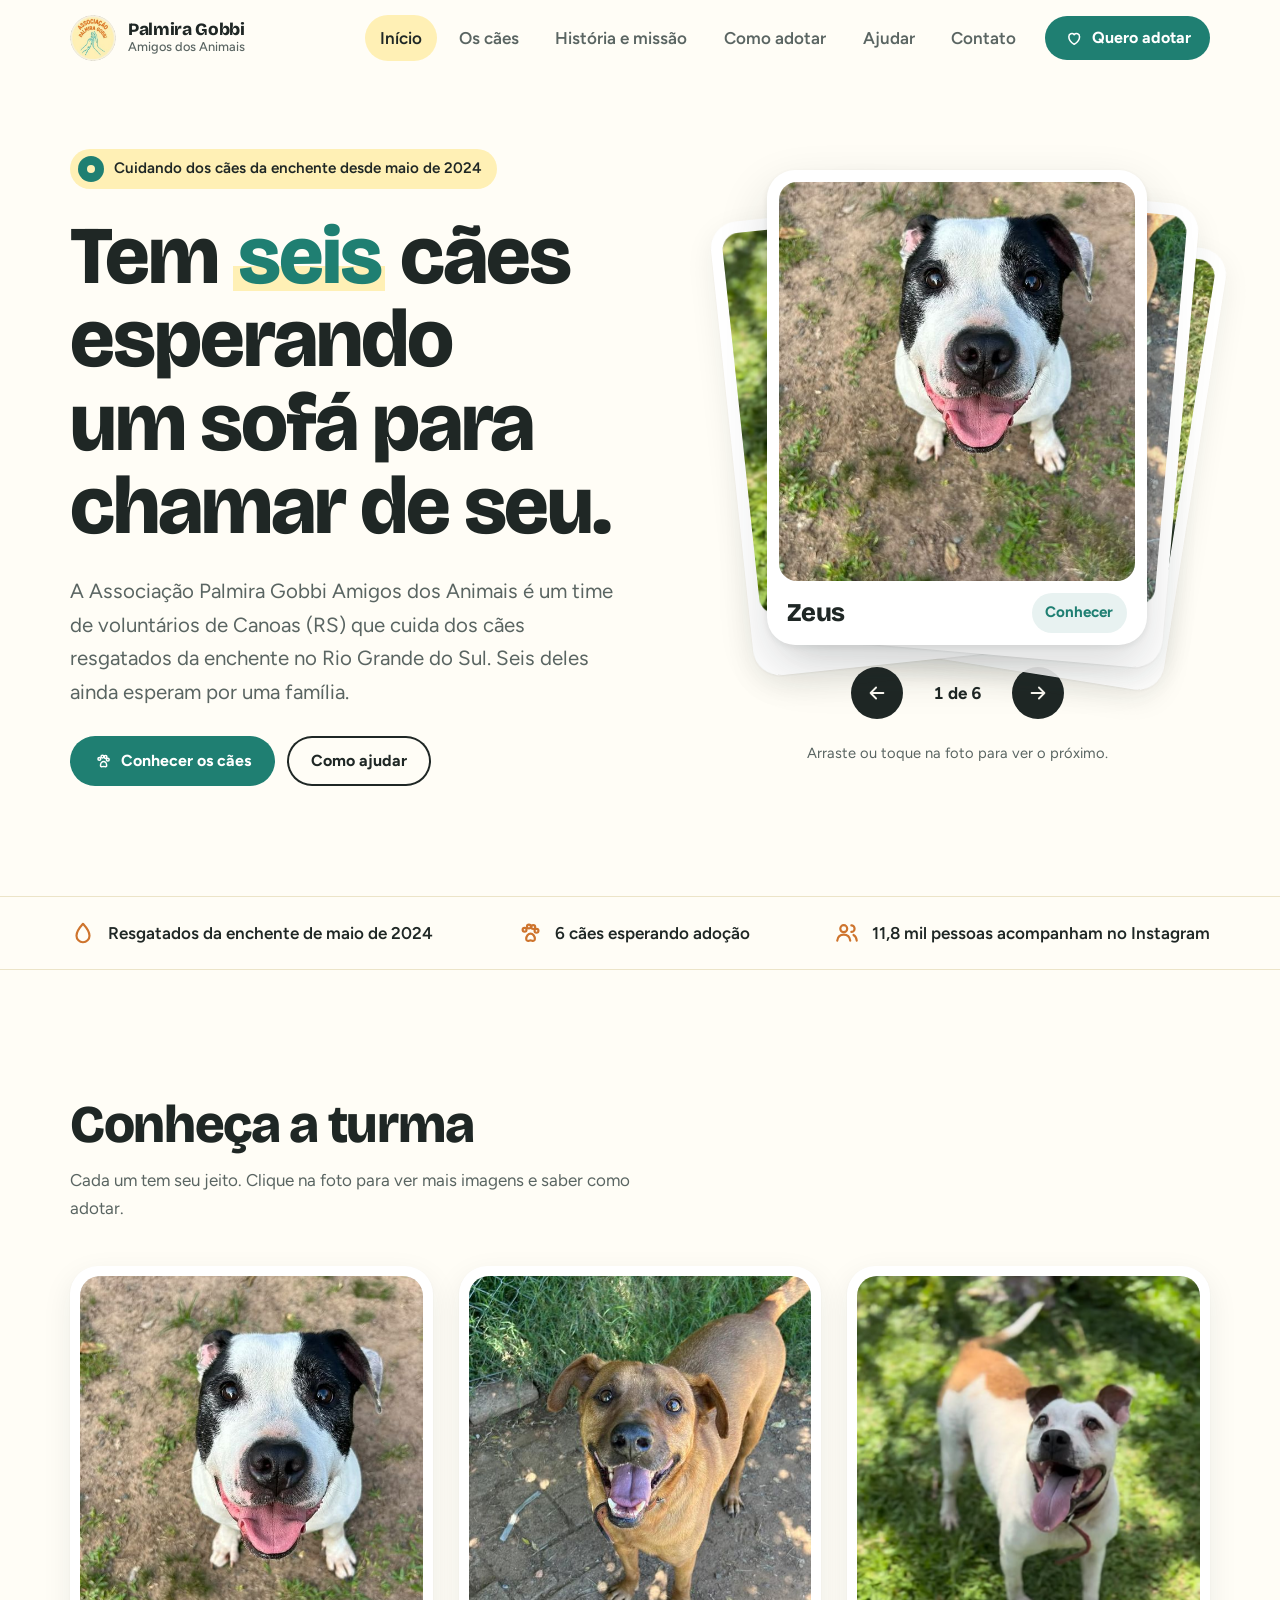
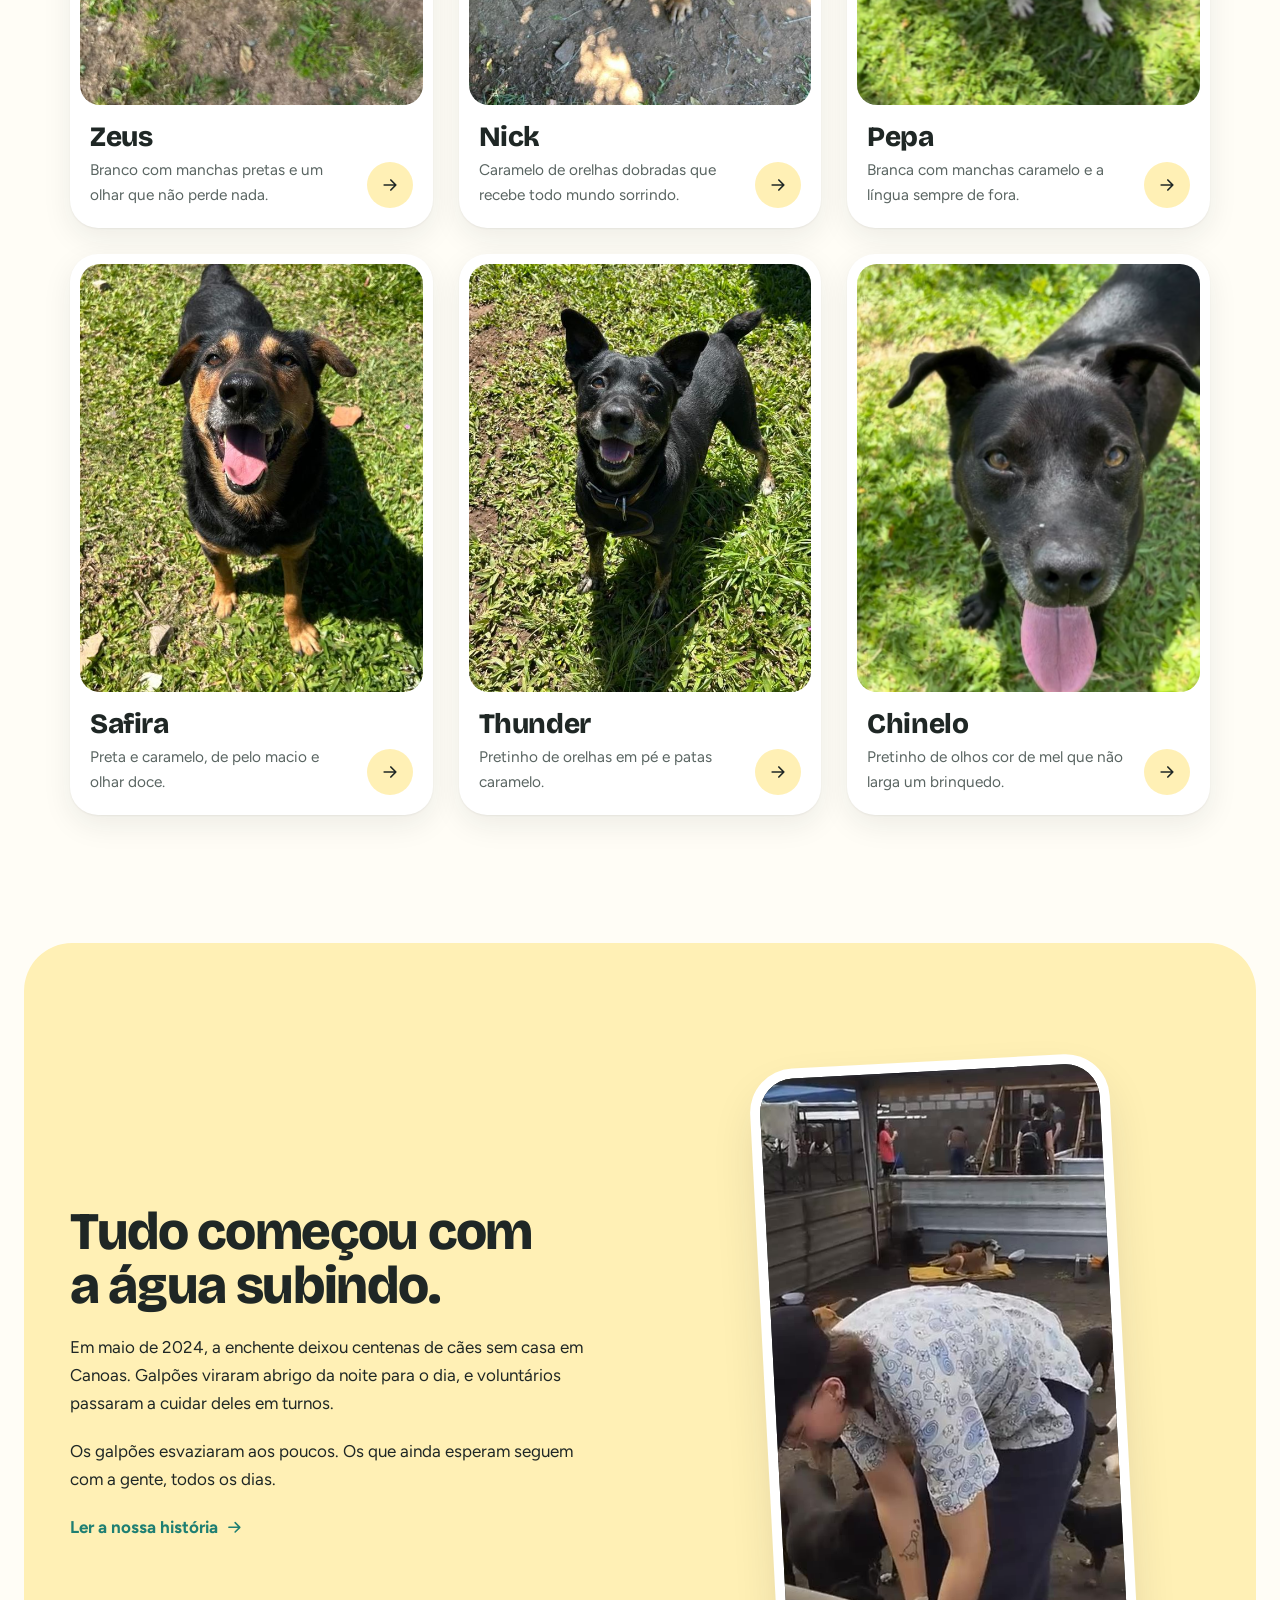
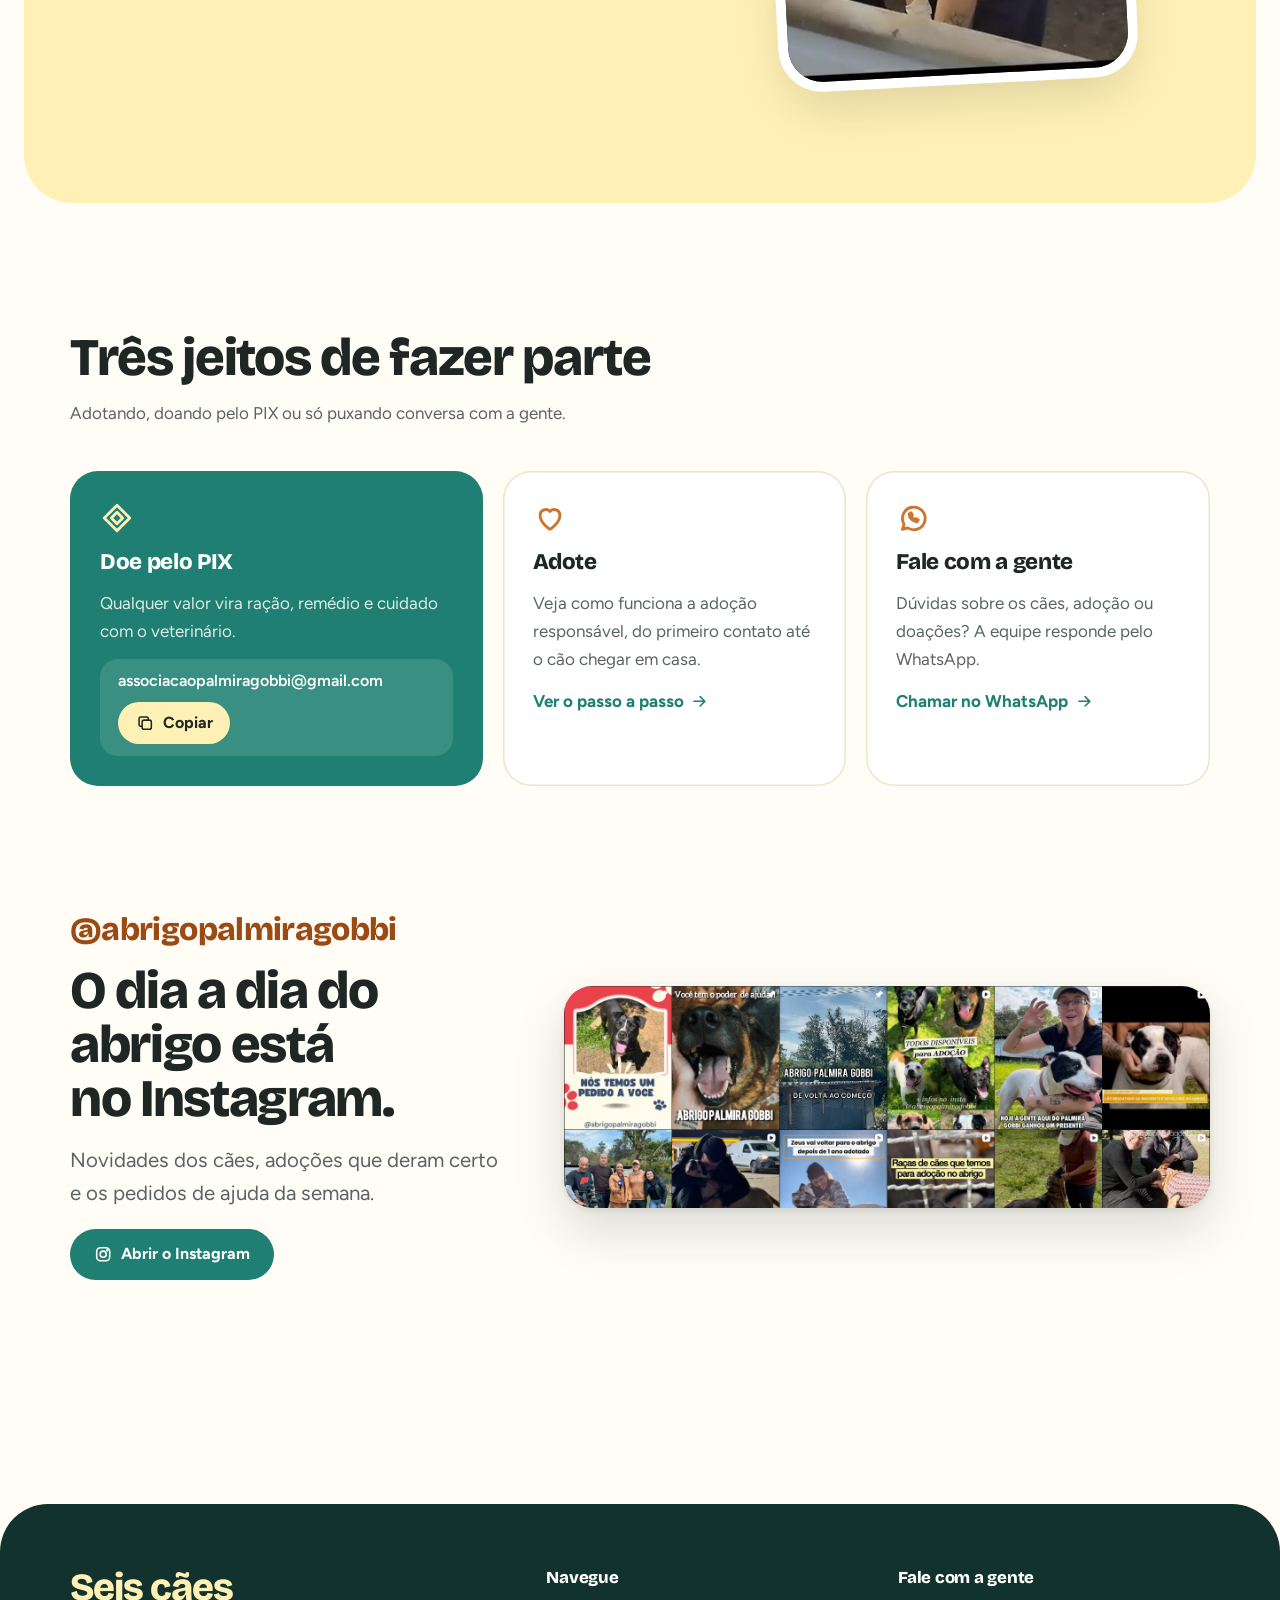
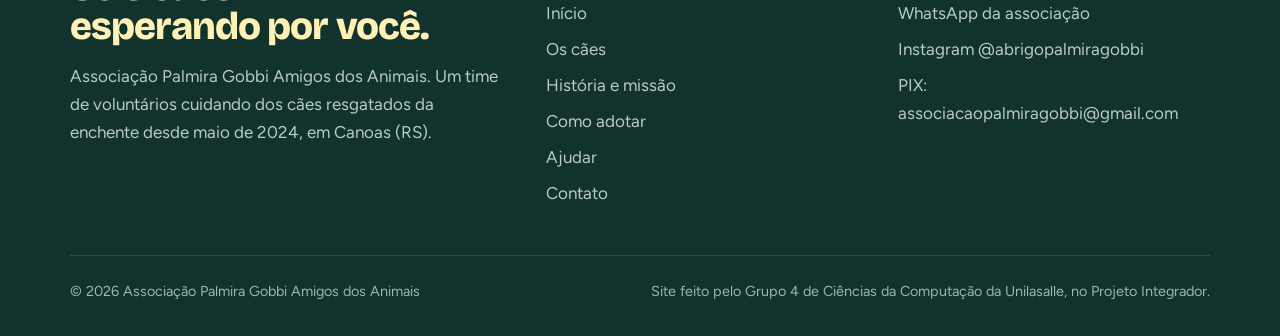
<file: index.html>
<!doctype html>
<html lang="pt-BR">
<head>
<meta charset="utf-8">
<meta name="viewport" content="width=device-width, initial-scale=1, viewport-fit=cover">
<title>Associação Palmira Gobbi Amigos dos Animais | Adoção de cães em Canoas (RS)</title>
<meta name="description" content="Cães resgatados da enchente esperam por uma família em Canoas (RS). Conheça, adote ou ajude a Associação Palmira Gobbi.">
<meta name="theme-color" content="#fff0b5">
<meta property="og:title" content="Associação Palmira Gobbi Amigos dos Animais | Adoção de cães em Canoas (RS)">
<meta property="og:description" content="Cães resgatados da enchente esperam por uma família em Canoas (RS). Conheça, adote ou ajude a Associação Palmira Gobbi.">
<link rel="canonical" href="https://palmira-gobbi.vercel.app/">
<meta property="og:type" content="website">
<meta property="og:url" content="https://palmira-gobbi.vercel.app/">
<meta property="og:site_name" content="Associação Palmira Gobbi Amigos dos Animais">
<meta property="og:locale" content="pt_BR">
<meta property="og:image" content="https://palmira-gobbi.vercel.app/assets/img/caes/zeus-2.jpg">
<meta name="twitter:card" content="summary_large_image">
<script type="application/ld+json">{"@context": "https://schema.org", "@type": "AnimalShelter", "name": "Associação Palmira Gobbi Amigos dos Animais", "alternateName": ["Abrigo Palmira Gobbi", "Associação Palmira Gobbi", "Palmira Gobbi Amigos dos Animais"], "url": "https://palmira-gobbi.vercel.app/", "logo": "https://palmira-gobbi.vercel.app/assets/img/logo.png", "image": "https://palmira-gobbi.vercel.app/assets/img/caes/zeus-2.jpg", "description": "Associação sem fins lucrativos de Canoas (RS) que cuida dos cães resgatados da enchente de maio de 2024 e promove a adoção responsável.", "areaServed": "Canoas, RS", "address": {"@type": "PostalAddress", "addressLocality": "Canoas", "addressRegion": "RS", "addressCountry": "BR"}, "email": "associacaopalmiragobbi@gmail.com", "sameAs": ["https://www.instagram.com/abrigopalmiragobbi/"]}</script>
<link rel="icon" type="image/png" href="assets/img/favicon.png">
<link rel="preconnect" href="https://fonts.googleapis.com">
<link rel="preconnect" href="https://fonts.gstatic.com" crossorigin>
<link rel="stylesheet" href="https://fonts.googleapis.com/css2?family=Bricolage+Grotesque:opsz,wght@12..96,600;12..96,800&family=Figtree:wght@400;500;600;700&display=swap">
<link rel="stylesheet" href="assets/css/style.css">
</head>
<body data-root="">
<svg width="0" height="0" style="position:absolute" aria-hidden="true"><symbol id="i-arrow-right" viewBox="0 0 24 24" fill="none" stroke="currentColor" stroke-width="2" stroke-linecap="round" stroke-linejoin="round"><path d="M5 12h14M13 6l6 6-6 6"/></symbol><symbol id="i-arrow-left" viewBox="0 0 24 24" fill="none" stroke="currentColor" stroke-width="2" stroke-linecap="round" stroke-linejoin="round"><path d="M19 12H5M11 18l-6-6 6-6"/></symbol><symbol id="i-menu" viewBox="0 0 24 24" fill="none" stroke="currentColor" stroke-width="2" stroke-linecap="round" stroke-linejoin="round"><path d="M4 7h16M4 12h16M4 17h16"/></symbol><symbol id="i-heart" viewBox="0 0 24 24" fill="none" stroke="currentColor" stroke-width="2" stroke-linecap="round" stroke-linejoin="round"><path d="M12 20s-7-4.4-7-10a4 4 0 0 1 7-2.6A4 4 0 0 1 19 10c0 5.6-7 10-7 10z"/></symbol><symbol id="i-paw" viewBox="0 0 24 24" fill="none" stroke="currentColor" stroke-width="2" stroke-linecap="round" stroke-linejoin="round"><circle cx="7" cy="9" r="1.8"/><circle cx="11" cy="6" r="1.8"/><circle cx="15" cy="6.5" r="1.8"/><circle cx="18" cy="10" r="1.8"/><path d="M8.5 17.5c0-2.5 1.8-5 4-5s4 2.5 4 5c0 1.6-1.4 2-2.5 1.6-1-.4-2-.4-3 0-1.2.4-2.5 0-2.5-1.6z"/></symbol><symbol id="i-instagram" viewBox="0 0 24 24" fill="none" stroke="currentColor" stroke-width="2" stroke-linecap="round" stroke-linejoin="round"><rect x="3.5" y="3.5" width="17" height="17" rx="5"/><circle cx="12" cy="12" r="4"/><circle cx="17.2" cy="6.8" r=".6"/></symbol><symbol id="i-copy" viewBox="0 0 24 24" fill="none" stroke="currentColor" stroke-width="2" stroke-linecap="round" stroke-linejoin="round"><rect x="8" y="8" width="12" height="12" rx="2.5"/><path d="M16 8V6a2 2 0 0 0-2-2H6a2 2 0 0 0-2 2v8a2 2 0 0 0 2 2h2"/></symbol><symbol id="i-check" viewBox="0 0 24 24" fill="none" stroke="currentColor" stroke-width="2" stroke-linecap="round" stroke-linejoin="round"><path d="M5 12.5l4.5 4.5L19 7.5"/></symbol><symbol id="i-play" viewBox="0 0 24 24" fill="none" stroke="currentColor" stroke-width="2" stroke-linecap="round" stroke-linejoin="round"><path d="M7 4.5v15l12-7.5z"/></symbol><symbol id="i-info" viewBox="0 0 24 24" fill="none" stroke="currentColor" stroke-width="2" stroke-linecap="round" stroke-linejoin="round"><circle cx="12" cy="12" r="9"/><path d="M12 11v5M12 7.6v.4"/></symbol><symbol id="i-home" viewBox="0 0 24 24" fill="none" stroke="currentColor" stroke-width="2" stroke-linecap="round" stroke-linejoin="round"><path d="M4 11l8-6.5 8 6.5M6 9.5V19h12V9.5"/></symbol><symbol id="i-users" viewBox="0 0 24 24" fill="none" stroke="currentColor" stroke-width="2" stroke-linecap="round" stroke-linejoin="round"><circle cx="9" cy="8" r="3.2"/><path d="M3 19c.5-3.4 3-5.5 6-5.5s5.5 2.1 6 5.5"/><path d="M16 5a3 3 0 0 1 0 6M18 13.8c1.6.8 2.7 2.6 3 5.2"/></symbol><symbol id="i-share" viewBox="0 0 24 24" fill="none" stroke="currentColor" stroke-width="2" stroke-linecap="round" stroke-linejoin="round"><circle cx="18" cy="5.5" r="2.5"/><circle cx="6" cy="12" r="2.5"/><circle cx="18" cy="18.5" r="2.5"/><path d="M8.2 10.8l7.6-4.1M8.2 13.2l7.6 4.1"/></symbol><symbol id="i-message" viewBox="0 0 24 24" fill="none" stroke="currentColor" stroke-width="2" stroke-linecap="round" stroke-linejoin="round"><path d="M5 18.5V6.5A2 2 0 0 1 7 4.5h10a2 2 0 0 1 2 2v8a2 2 0 0 1-2 2H9z"/></symbol><symbol id="i-pix" viewBox="0 0 24 24" fill="none" stroke="currentColor" stroke-width="2" stroke-linecap="round" stroke-linejoin="round"><path d="M12 3l9 9-9 9-9-9z"/><path d="M8 12l4-4 4 4-4 4z"/></symbol><symbol id="i-drop" viewBox="0 0 24 24" fill="none" stroke="currentColor" stroke-width="2" stroke-linecap="round" stroke-linejoin="round"><path d="M12 3.5s6 6.6 6 11a6 6 0 0 1-12 0c0-4.4 6-11 6-11z"/></symbol><symbol id="i-whats" viewBox="0 0 24 24" fill="none" stroke="currentColor" stroke-width="2" stroke-linecap="round" stroke-linejoin="round"><path d="M4.5 20l1.2-3.6A8 8 0 1 1 8.2 19z"/><path d="M9.2 9.2c.2 2.8 2.6 5.2 5.6 5.6l1-1.4-1.8-1-1 .7a4 4 0 0 1-2.1-2.1l.7-1-1-1.8z"/></symbol><symbol id="i-qr" viewBox="0 0 24 24" fill="none" stroke="currentColor" stroke-width="2" stroke-linecap="round" stroke-linejoin="round"><rect x="4" y="4" width="6" height="6" rx="1"/><rect x="14" y="4" width="6" height="6" rx="1"/><rect x="4" y="14" width="6" height="6" rx="1"/><path d="M14 14h2v2h-2zM18 18h2v2h-2zM14 18h2M18 14h2"/></symbol><symbol id="i-hand" viewBox="0 0 24 24" fill="none" stroke="currentColor" stroke-width="2" stroke-linecap="round" stroke-linejoin="round"><path d="M8 13V6.5a1.5 1.5 0 0 1 3 0V12M11 11V5a1.5 1.5 0 0 1 3 0v6M14 11V6.5a1.5 1.5 0 0 1 3 0V14c0 4-2.5 6.5-6 6.5-2.6 0-4.2-1.4-5.4-3.6L4 14a1.5 1.5 0 0 1 2.5-1.6L8 14"/></symbol></svg>
<a class="skip" href="#conteudo">Pular para o conteúdo</a>
<header class="site-header">
  <div class="wrap">
    <a class="brand" href="index.html" aria-label="Associação Palmira Gobbi, página inicial">
      <img src="assets/img/logo.png" alt="" width="46" height="46">
      <span>Palmira Gobbi<small>Amigos dos Animais</small></span>
    </a>
    <button class="menu-btn" aria-expanded="false" aria-controls="menu" aria-label="Abrir menu"><svg aria-hidden="true"><use href="#i-menu"/></svg></button>
    <nav class="nav" id="menu" aria-label="Principal">
      <a href="index.html" aria-current="page">Início</a><a href="caes.html">Os cães</a><a href="historia.html">História e missão</a><a href="adotar.html">Como adotar</a><a href="ajudar.html">Ajudar</a><a href="contato.html">Contato</a>
      <a class="btn btn-primary" href="caes.html"><svg aria-hidden="true"><use href="#i-heart"/></svg>Quero adotar</a>
    </nav>
  </div>
</header>
<main id="conteudo">

<section class="hero">
  <div class="wrap">
    <div class="hero-text">
      <span class="tag"><i></i>Cuidando dos cães da enchente desde maio de 2024</span>
      <h1><span data-count data-many="Tem &lt;span class=&quot;count&quot;&gt;{w}&lt;/span&gt; cães esperando um sofá para chamar de seu." data-one="Tem &lt;span class=&quot;count&quot;&gt;um&lt;/span&gt; cão esperando um sofá para chamar de seu." data-zero="Todos os nossos cães encontraram um sofá. ❤️">Tem <span class="count">seis</span> cães esperando um sofá para chamar de seu.</span></h1>
      <p class="lead">A Associação Palmira Gobbi Amigos dos Animais é um time de voluntários de Canoas (RS) que cuida dos cães resgatados da enchente no Rio Grande do Sul. <span data-count data-many="{W} deles ainda esperam por uma família." data-one="Um deles ainda espera por uma família." data-zero="Novos cães aparecem aqui assim que chegarem.">Seis deles ainda esperam por uma família.</span></p>
      <div class="actions">
        <a class="btn btn-primary" href="caes.html"><svg aria-hidden="true"><use href="#i-paw"/></svg>Conhecer os cães</a>
        <a class="btn btn-ghost" href="ajudar.html">Como ajudar</a>
      </div>
    </div>
    <div class="deck-wrap">
      <div class="deck" tabindex="0" role="region" aria-roledescription="carrossel" aria-label="Cães para adoção. Use as setas para passar.">
        <figure class="deck-card" data-pos="0">
  <img src="assets/img/caes/zeus-2.jpg" alt="Zeus" width="619" height="1100" fetchpriority="high">
  <figcaption><strong>Zeus</strong><a href="cao.html?c=zeus">Conhecer</a></figcaption>
</figure><figure class="deck-card" data-pos="1">
  <img src="assets/img/caes/nick-1.jpg" alt="Nick" width="619" height="1100" loading="lazy">
  <figcaption><strong>Nick</strong><a href="cao.html?c=nick">Conhecer</a></figcaption>
</figure><figure class="deck-card" data-pos="2">
  <img src="assets/img/caes/pepa-2.jpg" alt="Pepa" width="619" height="1100" loading="lazy">
  <figcaption><strong>Pepa</strong><a href="cao.html?c=pepa">Conhecer</a></figcaption>
</figure><figure class="deck-card" data-pos="3">
  <img src="assets/img/caes/safira-2.jpg" alt="Safira" width="619" height="1100" loading="lazy">
  <figcaption><strong>Safira</strong><a href="cao.html?c=safira">Conhecer</a></figcaption>
</figure><figure class="deck-card" data-pos="4">
  <img src="assets/img/caes/thunder-1.jpg" alt="Thunder" width="619" height="1100" loading="lazy">
  <figcaption><strong>Thunder</strong><a href="cao.html?c=thunder">Conhecer</a></figcaption>
</figure><figure class="deck-card" data-pos="5">
  <img src="assets/img/caes/chinelo-4.jpg" alt="Chinelo" width="619" height="1100" loading="lazy">
  <figcaption><strong>Chinelo</strong><a href="cao.html?c=chinelo">Conhecer</a></figcaption>
</figure>
      </div>
      <div class="deck-controls">
        <button class="deck-prev" aria-label="Cão anterior"><svg aria-hidden="true"><use href="#i-arrow-left"/></svg></button>
        <span class="deck-count" aria-live="polite">1 de 6</span>
        <button class="deck-next" aria-label="Próximo cão"><svg aria-hidden="true"><use href="#i-arrow-right"/></svg></button>
      </div>
      <p class="deck-hint">Arraste ou toque na foto para ver o próximo.</p>
    </div>
  </div>
</section>

<div class="facts"><div class="wrap"><ul>
  <li><svg aria-hidden="true"><use href="#i-drop"/></svg>Resgatados da enchente de maio de 2024</li>
  <li><svg aria-hidden="true"><use href="#i-paw"/></svg><span data-count data-many="{n} cães esperando adoção" data-one="1 cão esperando adoção" data-zero="Nenhum cão esperando adoção agora">6 cães esperando adoção</span></li>
  <li><svg aria-hidden="true"><use href="#i-users"/></svg>11,8 mil pessoas acompanham no Instagram</li>
</ul></div></div>

<section class="section">
  <div class="wrap">
    <div class="section-head">
      <h2>Conheça a turma</h2>
      <p>Cada um tem seu jeito. Clique na foto para ver mais imagens e saber como adotar.</p>
    </div>
    <div class="dog-grid" data-dogs-grid><a class="dog-card" href="cao.html?c=zeus">
  <div class="photo" style="view-transition-name:foto-zeus">
    <img src="assets/img/caes/zeus-2.jpg" alt="Zeus olhando para a câmera" loading="lazy" width="619" height="1100">
    <img src="assets/img/caes/zeus-3.jpg" alt="" loading="lazy" width="619" height="1100">
  </div>
  <div class="info">
    <div><h3>Zeus</h3><p>Branco com manchas pretas e um olhar que não perde nada.</p></div>
    <span class="go"><svg aria-hidden="true"><use href="#i-arrow-right"/></svg></span>
  </div>
</a><a class="dog-card" href="cao.html?c=nick">
  <div class="photo" style="view-transition-name:foto-nick">
    <img src="assets/img/caes/nick-1.jpg" alt="Nick olhando para a câmera" loading="lazy" width="619" height="1100">
    <img src="assets/img/caes/nick-2.jpg" alt="" loading="lazy" width="619" height="1100">
  </div>
  <div class="info">
    <div><h3>Nick</h3><p>Caramelo de orelhas dobradas que recebe todo mundo sorrindo.</p></div>
    <span class="go"><svg aria-hidden="true"><use href="#i-arrow-right"/></svg></span>
  </div>
</a><a class="dog-card" href="cao.html?c=pepa">
  <div class="photo" style="view-transition-name:foto-pepa">
    <img src="assets/img/caes/pepa-2.jpg" alt="Pepa olhando para a câmera" loading="lazy" width="619" height="1100">
    <img src="assets/img/caes/pepa-3.jpg" alt="" loading="lazy" width="619" height="1100">
  </div>
  <div class="info">
    <div><h3>Pepa</h3><p>Branca com manchas caramelo e a língua sempre de fora.</p></div>
    <span class="go"><svg aria-hidden="true"><use href="#i-arrow-right"/></svg></span>
  </div>
</a><a class="dog-card" href="cao.html?c=safira">
  <div class="photo" style="view-transition-name:foto-safira">
    <img src="assets/img/caes/safira-2.jpg" alt="Safira olhando para a câmera" loading="lazy" width="619" height="1100">
    <img src="assets/img/caes/safira-1.jpg" alt="" loading="lazy" width="619" height="1100">
  </div>
  <div class="info">
    <div><h3>Safira</h3><p>Preta e caramelo, de pelo macio e olhar doce.</p></div>
    <span class="go"><svg aria-hidden="true"><use href="#i-arrow-right"/></svg></span>
  </div>
</a><a class="dog-card" href="cao.html?c=thunder">
  <div class="photo" style="view-transition-name:foto-thunder">
    <img src="assets/img/caes/thunder-1.jpg" alt="Thunder olhando para a câmera" loading="lazy" width="619" height="1100">
    <img src="assets/img/caes/thunder-3.jpg" alt="" loading="lazy" width="619" height="1100">
  </div>
  <div class="info">
    <div><h3>Thunder</h3><p>Pretinho de orelhas em pé e patas caramelo.</p></div>
    <span class="go"><svg aria-hidden="true"><use href="#i-arrow-right"/></svg></span>
  </div>
</a><a class="dog-card" href="cao.html?c=chinelo">
  <div class="photo" style="view-transition-name:foto-chinelo">
    <img src="assets/img/caes/chinelo-4.jpg" alt="Chinelo olhando para a câmera" loading="lazy" width="619" height="1100">
    <img src="assets/img/caes/chinelo-3.jpg" alt="" loading="lazy" width="619" height="1100">
  </div>
  <div class="info">
    <div><h3>Chinelo</h3><p>Pretinho de olhos cor de mel que não larga um brinquedo.</p></div>
    <span class="go"><svg aria-hidden="true"><use href="#i-arrow-right"/></svg></span>
  </div>
</a></div>
  </div>
</section>

<section class="section band">
  <div class="wrap split">
    <div class="text">
      <h2>Tudo começou com a água subindo.</h2>
      <p>Em maio de 2024, a enchente deixou centenas de cães sem casa em Canoas. Galpões viraram abrigo da noite para o dia, e voluntários passaram a cuidar deles em turnos.</p>
      <p>Os galpões esvaziaram aos poucos. Os que ainda esperam seguem com a gente, todos os dias.</p>
      <a class="link-arrow" href="historia.html">Ler a nossa história <svg aria-hidden="true"><use href="#i-arrow-right"/></svg></a>
    </div>
    <div class="phone-video">
      <video src="assets/video/patio-voluntarios.mp4" poster="assets/video/patio-voluntarios.jpg" muted loop playsinline preload="none" data-autoplay aria-label="Voluntários cuidando dos cães no pátio do abrigo"></video>
    </div>
  </div>
</section>

<section class="section">
  <div class="wrap">
    <div class="section-head">
      <h2>Três jeitos de fazer parte</h2>
      <p>Adotando, doando pelo PIX ou só puxando conversa com a gente.</p>
    </div>
    <div class="help-grid">
      <article class="help is-main">
        <svg class="icon" aria-hidden="true"><use href="#i-pix"/></svg>
        <h3>Doe pelo PIX</h3>
        <p>Qualquer valor vira ração, remédio e cuidado com o veterinário.</p>
        <div class="pix"><code>associacaopalmiragobbi@gmail.com</code><button class="btn btn-butter" data-copy="associacaopalmiragobbi@gmail.com" data-copied="Chave PIX copiada"><svg aria-hidden="true"><use href="#i-copy"/></svg>Copiar</button></div>
      </article>
      <article class="help">
        <svg class="icon" aria-hidden="true"><use href="#i-heart"/></svg>
        <h3>Adote</h3>
        <p>Veja como funciona a adoção responsável, do primeiro contato até o cão chegar em casa.</p>
        <a class="link-arrow" href="adotar.html">Ver o passo a passo <svg aria-hidden="true"><use href="#i-arrow-right"/></svg></a>
      </article>
      <article class="help">
        <svg class="icon" aria-hidden="true"><use href="#i-whats"/></svg>
        <h3>Fale com a gente</h3>
        <p>Dúvidas sobre os cães, adoção ou doações? A equipe responde pelo WhatsApp.</p>
        <a class="link-arrow" href="https://ig.me/m/abrigopalmiragobbi" data-whats data-msg="Oi! Vim pelo site da Associação Palmira Gobbi e tenho uma dúvida." target="_blank" rel="noopener">Chamar no WhatsApp <svg aria-hidden="true"><use href="#i-arrow-right"/></svg></a>
      </article>
    </div>
  </div>
</section>

<section class="section" style="padding-top:0">
  <div class="wrap insta">
    <div class="text">
      <p class="handle">@abrigopalmiragobbi</p>
      <h2>O dia a dia do abrigo está no Instagram.</h2>
      <p class="lead">Novidades dos cães, adoções que deram certo e os pedidos de ajuda da semana.</p>
      <div class="actions"><a class="btn btn-primary" href="https://www.instagram.com/abrigopalmiragobbi/" target="_blank" rel="noopener"><svg aria-hidden="true"><use href="#i-instagram"/></svg>Abrir o Instagram</a></div>
    </div>
    <a class="insta-shot" href="https://www.instagram.com/abrigopalmiragobbi/" target="_blank" rel="noopener" aria-label="Posts recentes do Instagram da associação">
      <img src="assets/img/instagram-grid.jpg" alt="Posts recentes do perfil @abrigopalmiragobbi, com fotos dos cães e dos voluntários" loading="lazy" width="1456" height="501">
    </a>
  </div>
</section>

</main>
<footer class="site-footer">
  <div class="wrap">
    <div class="footer-top">
      <div style="display:grid;gap:16px;align-content:start">
        <h2><span data-count data-many="{W} cães esperando por você." data-one="Um cão esperando por você." data-zero="Novos cães chegam sempre.">Seis cães esperando por você.</span></h2>
        <p>Associação Palmira Gobbi Amigos dos Animais. Um time de voluntários cuidando dos cães resgatados da enchente desde maio de 2024, em Canoas (RS).</p>
      </div>
      <div>
        <h3>Navegue</h3>
        <ul><li><a href="index.html">Início</a></li><li><a href="caes.html">Os cães</a></li><li><a href="historia.html">História e missão</a></li><li><a href="adotar.html">Como adotar</a></li><li><a href="ajudar.html">Ajudar</a></li><li><a href="contato.html">Contato</a></li></ul>
      </div>
      <div>
        <h3>Fale com a gente</h3>
        <ul>
          <li><a class="" href="https://ig.me/m/abrigopalmiragobbi" data-whats data-msg="Oi! Vim pelo site da Associação Palmira Gobbi." target="_blank" rel="noopener">WhatsApp da associação</a></li>
          <li><a href="https://www.instagram.com/abrigopalmiragobbi/" target="_blank" rel="noopener">Instagram @abrigopalmiragobbi</a></li>
          <li>PIX: associacaopalmiragobbi@gmail.com</li>
        </ul>
      </div>
    </div>
    <div class="footer-bottom">
      <span>© 2026 Associação Palmira Gobbi Amigos dos Animais</span>
      <span>Site feito pelo Grupo 4 de Ciências da Computação da Unilasalle, no Projeto Integrador.</span>
    </div>
  </div>
</footer>
<div class="toast" role="status" aria-live="polite"><svg aria-hidden="true"><use href="#i-check"/></svg><span></span></div>
<script src="assets/js/config.js"></script>
<script src="assets/js/caes.js"></script>
<script src="assets/js/main.js" defer></script>
</body>
</html>
</file>
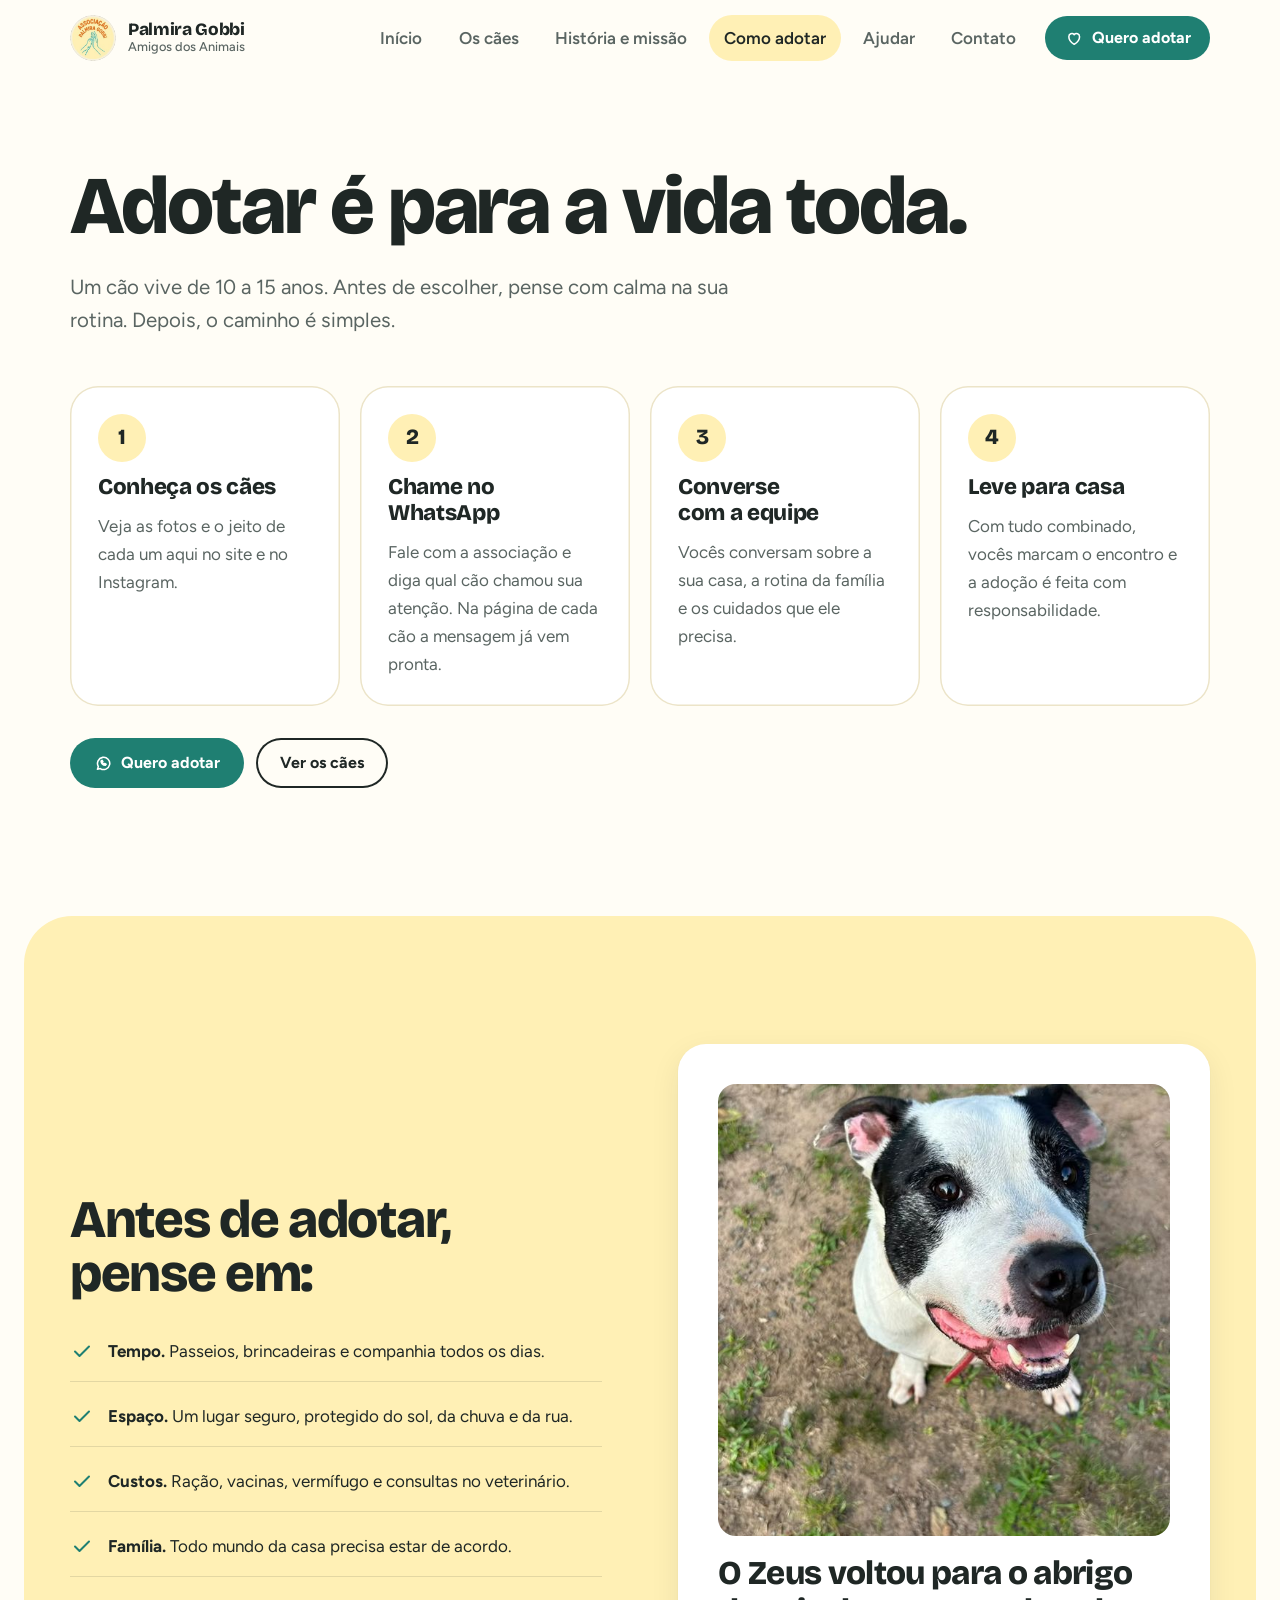
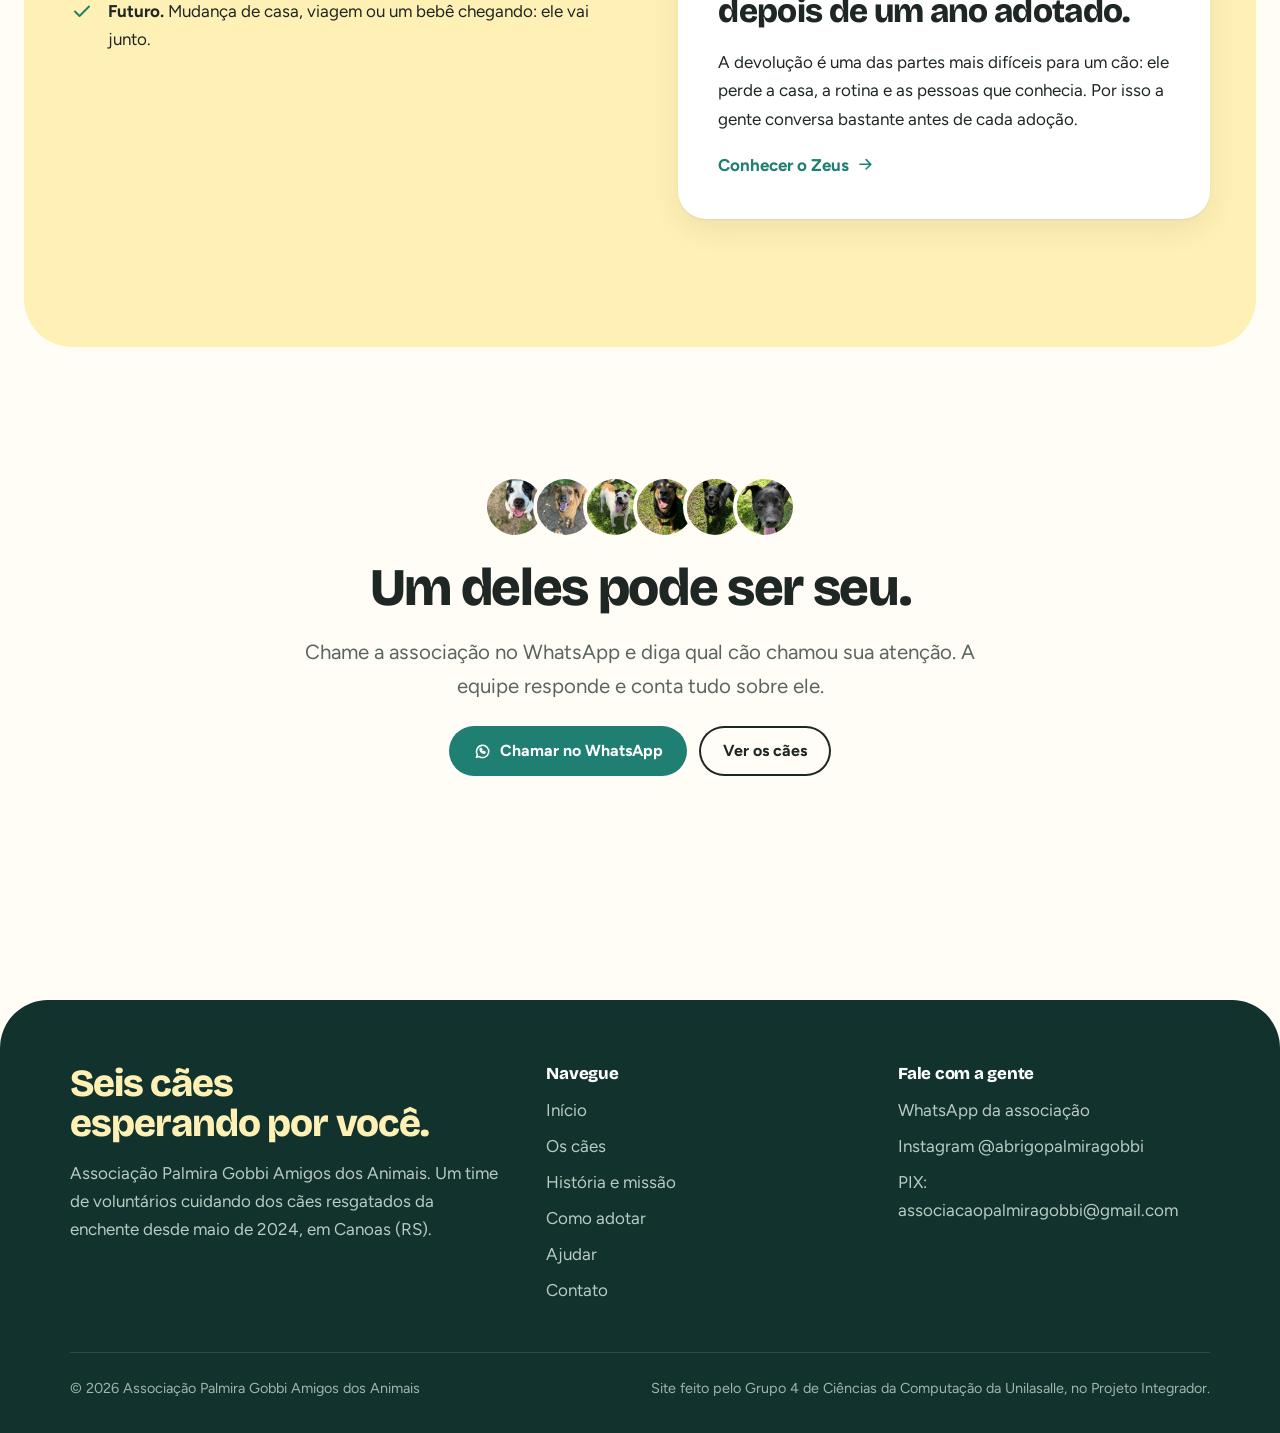
<file: adotar.html>
<!doctype html>
<html lang="pt-BR">
<head>
<meta charset="utf-8">
<meta name="viewport" content="width=device-width, initial-scale=1, viewport-fit=cover">
<title>Como adotar | Associação Palmira Gobbi</title>
<meta name="description" content="Como funciona a adoção responsável na Associação Palmira Gobbi, em Canoas (RS).">
<meta name="theme-color" content="#fff0b5">
<meta property="og:title" content="Como adotar | Associação Palmira Gobbi">
<meta property="og:description" content="Como funciona a adoção responsável na Associação Palmira Gobbi, em Canoas (RS).">
<link rel="canonical" href="https://palmira-gobbi.vercel.app/adotar.html">
<meta property="og:type" content="website">
<meta property="og:url" content="https://palmira-gobbi.vercel.app/adotar.html">
<meta property="og:site_name" content="Associação Palmira Gobbi Amigos dos Animais">
<meta property="og:locale" content="pt_BR">
<meta property="og:image" content="https://palmira-gobbi.vercel.app/assets/img/caes/zeus-2.jpg">
<meta name="twitter:card" content="summary_large_image">

<link rel="icon" type="image/png" href="assets/img/favicon.png">
<link rel="preconnect" href="https://fonts.googleapis.com">
<link rel="preconnect" href="https://fonts.gstatic.com" crossorigin>
<link rel="stylesheet" href="https://fonts.googleapis.com/css2?family=Bricolage+Grotesque:opsz,wght@12..96,600;12..96,800&family=Figtree:wght@400;500;600;700&display=swap">
<link rel="stylesheet" href="assets/css/style.css">
</head>
<body data-root="">
<svg width="0" height="0" style="position:absolute" aria-hidden="true"><symbol id="i-arrow-right" viewBox="0 0 24 24" fill="none" stroke="currentColor" stroke-width="2" stroke-linecap="round" stroke-linejoin="round"><path d="M5 12h14M13 6l6 6-6 6"/></symbol><symbol id="i-arrow-left" viewBox="0 0 24 24" fill="none" stroke="currentColor" stroke-width="2" stroke-linecap="round" stroke-linejoin="round"><path d="M19 12H5M11 18l-6-6 6-6"/></symbol><symbol id="i-menu" viewBox="0 0 24 24" fill="none" stroke="currentColor" stroke-width="2" stroke-linecap="round" stroke-linejoin="round"><path d="M4 7h16M4 12h16M4 17h16"/></symbol><symbol id="i-heart" viewBox="0 0 24 24" fill="none" stroke="currentColor" stroke-width="2" stroke-linecap="round" stroke-linejoin="round"><path d="M12 20s-7-4.4-7-10a4 4 0 0 1 7-2.6A4 4 0 0 1 19 10c0 5.6-7 10-7 10z"/></symbol><symbol id="i-paw" viewBox="0 0 24 24" fill="none" stroke="currentColor" stroke-width="2" stroke-linecap="round" stroke-linejoin="round"><circle cx="7" cy="9" r="1.8"/><circle cx="11" cy="6" r="1.8"/><circle cx="15" cy="6.5" r="1.8"/><circle cx="18" cy="10" r="1.8"/><path d="M8.5 17.5c0-2.5 1.8-5 4-5s4 2.5 4 5c0 1.6-1.4 2-2.5 1.6-1-.4-2-.4-3 0-1.2.4-2.5 0-2.5-1.6z"/></symbol><symbol id="i-instagram" viewBox="0 0 24 24" fill="none" stroke="currentColor" stroke-width="2" stroke-linecap="round" stroke-linejoin="round"><rect x="3.5" y="3.5" width="17" height="17" rx="5"/><circle cx="12" cy="12" r="4"/><circle cx="17.2" cy="6.8" r=".6"/></symbol><symbol id="i-copy" viewBox="0 0 24 24" fill="none" stroke="currentColor" stroke-width="2" stroke-linecap="round" stroke-linejoin="round"><rect x="8" y="8" width="12" height="12" rx="2.5"/><path d="M16 8V6a2 2 0 0 0-2-2H6a2 2 0 0 0-2 2v8a2 2 0 0 0 2 2h2"/></symbol><symbol id="i-check" viewBox="0 0 24 24" fill="none" stroke="currentColor" stroke-width="2" stroke-linecap="round" stroke-linejoin="round"><path d="M5 12.5l4.5 4.5L19 7.5"/></symbol><symbol id="i-play" viewBox="0 0 24 24" fill="none" stroke="currentColor" stroke-width="2" stroke-linecap="round" stroke-linejoin="round"><path d="M7 4.5v15l12-7.5z"/></symbol><symbol id="i-info" viewBox="0 0 24 24" fill="none" stroke="currentColor" stroke-width="2" stroke-linecap="round" stroke-linejoin="round"><circle cx="12" cy="12" r="9"/><path d="M12 11v5M12 7.6v.4"/></symbol><symbol id="i-home" viewBox="0 0 24 24" fill="none" stroke="currentColor" stroke-width="2" stroke-linecap="round" stroke-linejoin="round"><path d="M4 11l8-6.5 8 6.5M6 9.5V19h12V9.5"/></symbol><symbol id="i-users" viewBox="0 0 24 24" fill="none" stroke="currentColor" stroke-width="2" stroke-linecap="round" stroke-linejoin="round"><circle cx="9" cy="8" r="3.2"/><path d="M3 19c.5-3.4 3-5.5 6-5.5s5.5 2.1 6 5.5"/><path d="M16 5a3 3 0 0 1 0 6M18 13.8c1.6.8 2.7 2.6 3 5.2"/></symbol><symbol id="i-share" viewBox="0 0 24 24" fill="none" stroke="currentColor" stroke-width="2" stroke-linecap="round" stroke-linejoin="round"><circle cx="18" cy="5.5" r="2.5"/><circle cx="6" cy="12" r="2.5"/><circle cx="18" cy="18.5" r="2.5"/><path d="M8.2 10.8l7.6-4.1M8.2 13.2l7.6 4.1"/></symbol><symbol id="i-message" viewBox="0 0 24 24" fill="none" stroke="currentColor" stroke-width="2" stroke-linecap="round" stroke-linejoin="round"><path d="M5 18.5V6.5A2 2 0 0 1 7 4.5h10a2 2 0 0 1 2 2v8a2 2 0 0 1-2 2H9z"/></symbol><symbol id="i-pix" viewBox="0 0 24 24" fill="none" stroke="currentColor" stroke-width="2" stroke-linecap="round" stroke-linejoin="round"><path d="M12 3l9 9-9 9-9-9z"/><path d="M8 12l4-4 4 4-4 4z"/></symbol><symbol id="i-drop" viewBox="0 0 24 24" fill="none" stroke="currentColor" stroke-width="2" stroke-linecap="round" stroke-linejoin="round"><path d="M12 3.5s6 6.6 6 11a6 6 0 0 1-12 0c0-4.4 6-11 6-11z"/></symbol><symbol id="i-whats" viewBox="0 0 24 24" fill="none" stroke="currentColor" stroke-width="2" stroke-linecap="round" stroke-linejoin="round"><path d="M4.5 20l1.2-3.6A8 8 0 1 1 8.2 19z"/><path d="M9.2 9.2c.2 2.8 2.6 5.2 5.6 5.6l1-1.4-1.8-1-1 .7a4 4 0 0 1-2.1-2.1l.7-1-1-1.8z"/></symbol><symbol id="i-qr" viewBox="0 0 24 24" fill="none" stroke="currentColor" stroke-width="2" stroke-linecap="round" stroke-linejoin="round"><rect x="4" y="4" width="6" height="6" rx="1"/><rect x="14" y="4" width="6" height="6" rx="1"/><rect x="4" y="14" width="6" height="6" rx="1"/><path d="M14 14h2v2h-2zM18 18h2v2h-2zM14 18h2M18 14h2"/></symbol><symbol id="i-hand" viewBox="0 0 24 24" fill="none" stroke="currentColor" stroke-width="2" stroke-linecap="round" stroke-linejoin="round"><path d="M8 13V6.5a1.5 1.5 0 0 1 3 0V12M11 11V5a1.5 1.5 0 0 1 3 0v6M14 11V6.5a1.5 1.5 0 0 1 3 0V14c0 4-2.5 6.5-6 6.5-2.6 0-4.2-1.4-5.4-3.6L4 14a1.5 1.5 0 0 1 2.5-1.6L8 14"/></symbol></svg>
<a class="skip" href="#conteudo">Pular para o conteúdo</a>
<header class="site-header">
  <div class="wrap">
    <a class="brand" href="index.html" aria-label="Associação Palmira Gobbi, página inicial">
      <img src="assets/img/logo.png" alt="" width="46" height="46">
      <span>Palmira Gobbi<small>Amigos dos Animais</small></span>
    </a>
    <button class="menu-btn" aria-expanded="false" aria-controls="menu" aria-label="Abrir menu"><svg aria-hidden="true"><use href="#i-menu"/></svg></button>
    <nav class="nav" id="menu" aria-label="Principal">
      <a href="index.html">Início</a><a href="caes.html">Os cães</a><a href="historia.html">História e missão</a><a href="adotar.html" aria-current="page">Como adotar</a><a href="ajudar.html">Ajudar</a><a href="contato.html">Contato</a>
      <a class="btn btn-primary" href="caes.html"><svg aria-hidden="true"><use href="#i-heart"/></svg>Quero adotar</a>
    </nav>
  </div>
</header>
<main id="conteudo">

<section class="page-hero"><div class="wrap">
  <h1>Adotar é para a vida toda.</h1>
  <p class="lead">Um cão vive de 10 a 15 anos. Antes de escolher, pense com calma na sua rotina. Depois, o caminho é simples.</p>
</div></section>

<section class="section" style="padding-top:0"><div class="wrap">
  <ol class="steps">
    <li><h3>Conheça os cães</h3><p>Veja as fotos e o jeito de cada um aqui no site e no Instagram.</p></li>
    <li><h3>Chame no WhatsApp</h3><p>Fale com a associação e diga qual cão chamou sua atenção. Na página de cada cão a mensagem já vem pronta.</p></li>
    <li><h3>Converse com a equipe</h3><p>Vocês conversam sobre a sua casa, a rotina da família e os cuidados que ele precisa.</p></li>
    <li><h3>Leve para casa</h3><p>Com tudo combinado, vocês marcam o encontro e a adoção é feita com responsabilidade.</p></li>
  </ol>
  <div class="actions" style="margin-top:32px"><a class="btn btn-primary" href="https://ig.me/m/abrigopalmiragobbi" data-whats data-msg="Oi! Quero saber como funciona a adoção na Associação Palmira Gobbi." target="_blank" rel="noopener"><svg aria-hidden="true"><use href="#i-whats"/></svg>Quero adotar</a><a class="btn btn-ghost" href="caes.html">Ver os cães</a></div>
</div></section>

<section class="section band"><div class="wrap split">
  <div class="text">
    <h2>Antes de adotar, pense em:</h2>
    <ul class="checklist">
      <li><svg aria-hidden="true"><use href="#i-check"/></svg><span><strong>Tempo.</strong> Passeios, brincadeiras e companhia todos os dias.</span></li>
      <li><svg aria-hidden="true"><use href="#i-check"/></svg><span><strong>Espaço.</strong> Um lugar seguro, protegido do sol, da chuva e da rua.</span></li>
      <li><svg aria-hidden="true"><use href="#i-check"/></svg><span><strong>Custos.</strong> Ração, vacinas, vermífugo e consultas no veterinário.</span></li>
      <li><svg aria-hidden="true"><use href="#i-check"/></svg><span><strong>Família.</strong> Todo mundo da casa precisa estar de acordo.</span></li>
      <li><svg aria-hidden="true"><use href="#i-check"/></svg><span><strong>Futuro.</strong> Mudança de casa, viagem ou um bebê chegando: ele vai junto.</span></li>
    </ul>
  </div>
  <article class="quote-card">
    <img src="assets/img/caes/zeus-1.jpg" alt="O Zeus olhando para cima" loading="lazy">
    <p class="big">O Zeus voltou para o abrigo depois de um ano adotado.</p>
    <p>A devolução é uma das partes mais difíceis para um cão: ele perde a casa, a rotina e as pessoas que conhecia. Por isso a gente conversa bastante antes de cada adoção.</p>
    <a class="link-arrow" href="caes/zeus.html">Conhecer o Zeus <svg aria-hidden="true"><use href="#i-arrow-right"/></svg></a>
  </article>
</div></section>
<section class="section"><div class="wrap cta">
  <div class="faces" data-dogs-faces><img src="assets/img/caes/zeus-2.jpg" alt="" loading="lazy"><img src="assets/img/caes/nick-1.jpg" alt="" loading="lazy"><img src="assets/img/caes/pepa-2.jpg" alt="" loading="lazy"><img src="assets/img/caes/safira-2.jpg" alt="" loading="lazy"><img src="assets/img/caes/thunder-1.jpg" alt="" loading="lazy"><img src="assets/img/caes/chinelo-4.jpg" alt="" loading="lazy"></div>
  <h2>Um deles pode ser seu.</h2>
  <p class="lead">Chame a associação no WhatsApp e diga qual cão chamou sua atenção. A equipe responde e conta tudo sobre ele.</p>
  <div class="actions" style="justify-content:center">
    <a class="btn btn-primary" href="https://ig.me/m/abrigopalmiragobbi" data-whats data-msg="Oi! Vi os cães no site e quero saber mais sobre a adoção." target="_blank" rel="noopener"><svg aria-hidden="true"><use href="#i-whats"/></svg>Chamar no WhatsApp</a>
    <a class="btn btn-ghost" href="caes.html">Ver os cães</a>
  </div>
</div></section>

</main>
<footer class="site-footer">
  <div class="wrap">
    <div class="footer-top">
      <div style="display:grid;gap:16px;align-content:start">
        <h2><span data-count data-many="{W} cães esperando por você." data-one="Um cão esperando por você." data-zero="Novos cães chegam sempre.">Seis cães esperando por você.</span></h2>
        <p>Associação Palmira Gobbi Amigos dos Animais. Um time de voluntários cuidando dos cães resgatados da enchente desde maio de 2024, em Canoas (RS).</p>
      </div>
      <div>
        <h3>Navegue</h3>
        <ul><li><a href="index.html">Início</a></li><li><a href="caes.html">Os cães</a></li><li><a href="historia.html">História e missão</a></li><li><a href="adotar.html">Como adotar</a></li><li><a href="ajudar.html">Ajudar</a></li><li><a href="contato.html">Contato</a></li></ul>
      </div>
      <div>
        <h3>Fale com a gente</h3>
        <ul>
          <li><a class="" href="https://ig.me/m/abrigopalmiragobbi" data-whats data-msg="Oi! Vim pelo site da Associação Palmira Gobbi." target="_blank" rel="noopener">WhatsApp da associação</a></li>
          <li><a href="https://www.instagram.com/abrigopalmiragobbi/" target="_blank" rel="noopener">Instagram @abrigopalmiragobbi</a></li>
          <li>PIX: associacaopalmiragobbi@gmail.com</li>
        </ul>
      </div>
    </div>
    <div class="footer-bottom">
      <span>© 2026 Associação Palmira Gobbi Amigos dos Animais</span>
      <span>Site feito pelo Grupo 4 de Ciências da Computação da Unilasalle, no Projeto Integrador.</span>
    </div>
  </div>
</footer>
<div class="toast" role="status" aria-live="polite"><svg aria-hidden="true"><use href="#i-check"/></svg><span></span></div>
<script src="assets/js/config.js"></script>
<script src="assets/js/caes.js"></script>
<script src="assets/js/main.js" defer></script>
</body>
</html>
</file>
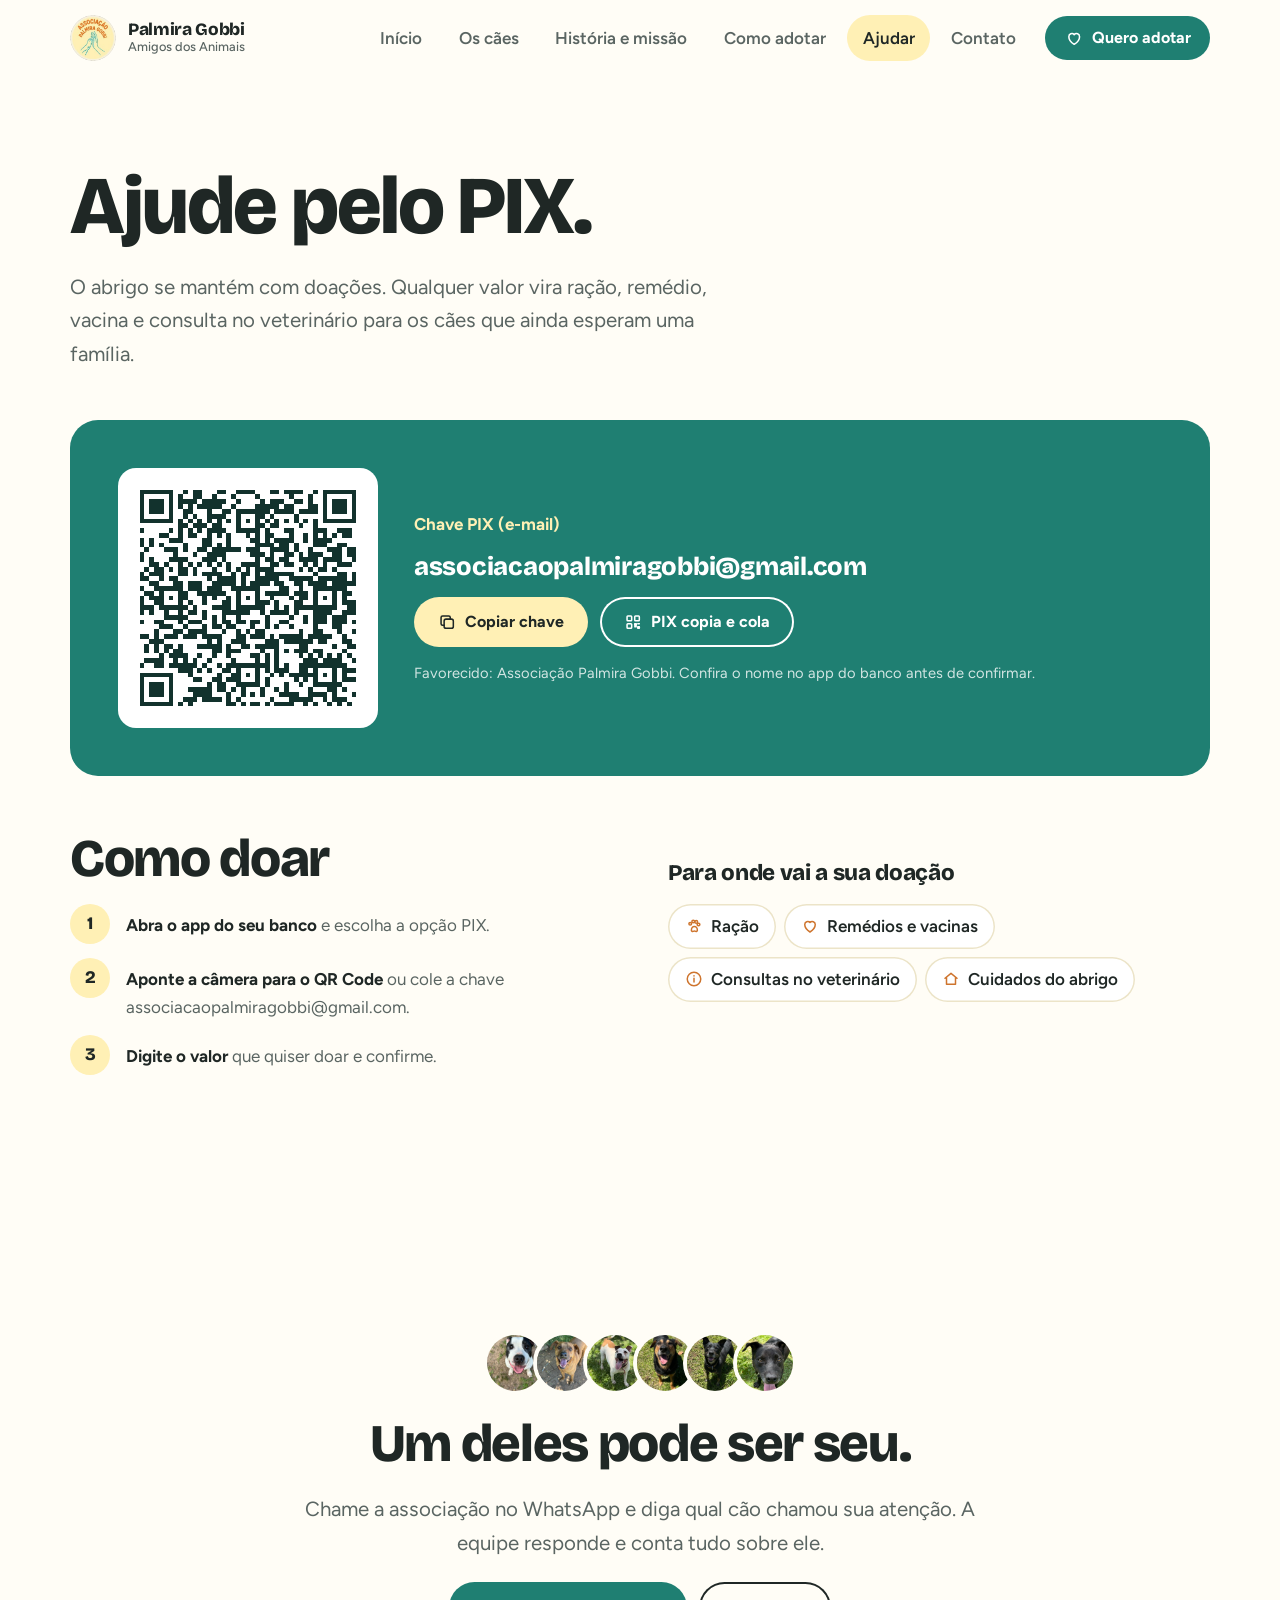
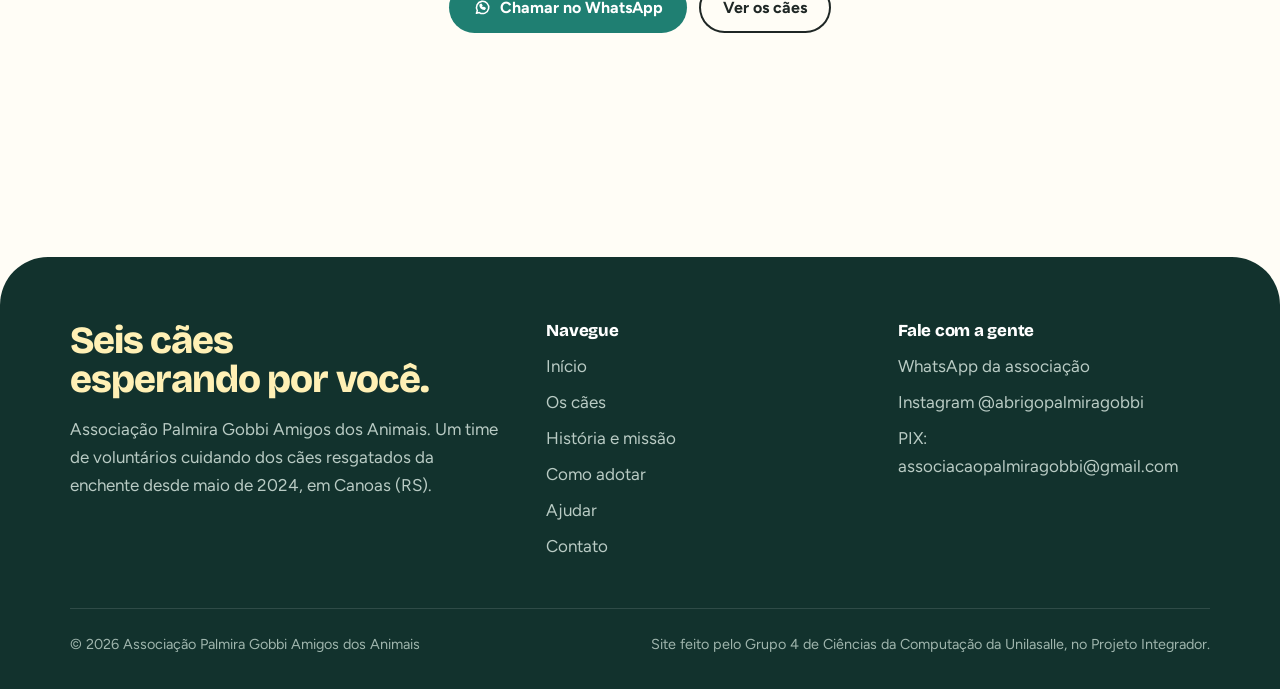
<file: ajudar.html>
<!doctype html>
<html lang="pt-BR">
<head>
<meta charset="utf-8">
<meta name="viewport" content="width=device-width, initial-scale=1, viewport-fit=cover">
<title>Ajudar | Associação Palmira Gobbi</title>
<meta name="description" content="Doe pelo PIX para a Associação Palmira Gobbi e ajude os cães resgatados da enchente em Canoas (RS).">
<meta name="theme-color" content="#fff0b5">
<meta property="og:title" content="Ajudar | Associação Palmira Gobbi">
<meta property="og:description" content="Doe pelo PIX para a Associação Palmira Gobbi e ajude os cães resgatados da enchente em Canoas (RS).">
<link rel="canonical" href="https://palmira-gobbi.vercel.app/ajudar.html">
<meta property="og:type" content="website">
<meta property="og:url" content="https://palmira-gobbi.vercel.app/ajudar.html">
<meta property="og:site_name" content="Associação Palmira Gobbi Amigos dos Animais">
<meta property="og:locale" content="pt_BR">
<meta property="og:image" content="https://palmira-gobbi.vercel.app/assets/img/caes/zeus-2.jpg">
<meta name="twitter:card" content="summary_large_image">

<link rel="icon" type="image/png" href="assets/img/favicon.png">
<link rel="preconnect" href="https://fonts.googleapis.com">
<link rel="preconnect" href="https://fonts.gstatic.com" crossorigin>
<link rel="stylesheet" href="https://fonts.googleapis.com/css2?family=Bricolage+Grotesque:opsz,wght@12..96,600;12..96,800&family=Figtree:wght@400;500;600;700&display=swap">
<link rel="stylesheet" href="assets/css/style.css">
</head>
<body data-root="">
<svg width="0" height="0" style="position:absolute" aria-hidden="true"><symbol id="i-arrow-right" viewBox="0 0 24 24" fill="none" stroke="currentColor" stroke-width="2" stroke-linecap="round" stroke-linejoin="round"><path d="M5 12h14M13 6l6 6-6 6"/></symbol><symbol id="i-arrow-left" viewBox="0 0 24 24" fill="none" stroke="currentColor" stroke-width="2" stroke-linecap="round" stroke-linejoin="round"><path d="M19 12H5M11 18l-6-6 6-6"/></symbol><symbol id="i-menu" viewBox="0 0 24 24" fill="none" stroke="currentColor" stroke-width="2" stroke-linecap="round" stroke-linejoin="round"><path d="M4 7h16M4 12h16M4 17h16"/></symbol><symbol id="i-heart" viewBox="0 0 24 24" fill="none" stroke="currentColor" stroke-width="2" stroke-linecap="round" stroke-linejoin="round"><path d="M12 20s-7-4.4-7-10a4 4 0 0 1 7-2.6A4 4 0 0 1 19 10c0 5.6-7 10-7 10z"/></symbol><symbol id="i-paw" viewBox="0 0 24 24" fill="none" stroke="currentColor" stroke-width="2" stroke-linecap="round" stroke-linejoin="round"><circle cx="7" cy="9" r="1.8"/><circle cx="11" cy="6" r="1.8"/><circle cx="15" cy="6.5" r="1.8"/><circle cx="18" cy="10" r="1.8"/><path d="M8.5 17.5c0-2.5 1.8-5 4-5s4 2.5 4 5c0 1.6-1.4 2-2.5 1.6-1-.4-2-.4-3 0-1.2.4-2.5 0-2.5-1.6z"/></symbol><symbol id="i-instagram" viewBox="0 0 24 24" fill="none" stroke="currentColor" stroke-width="2" stroke-linecap="round" stroke-linejoin="round"><rect x="3.5" y="3.5" width="17" height="17" rx="5"/><circle cx="12" cy="12" r="4"/><circle cx="17.2" cy="6.8" r=".6"/></symbol><symbol id="i-copy" viewBox="0 0 24 24" fill="none" stroke="currentColor" stroke-width="2" stroke-linecap="round" stroke-linejoin="round"><rect x="8" y="8" width="12" height="12" rx="2.5"/><path d="M16 8V6a2 2 0 0 0-2-2H6a2 2 0 0 0-2 2v8a2 2 0 0 0 2 2h2"/></symbol><symbol id="i-check" viewBox="0 0 24 24" fill="none" stroke="currentColor" stroke-width="2" stroke-linecap="round" stroke-linejoin="round"><path d="M5 12.5l4.5 4.5L19 7.5"/></symbol><symbol id="i-play" viewBox="0 0 24 24" fill="none" stroke="currentColor" stroke-width="2" stroke-linecap="round" stroke-linejoin="round"><path d="M7 4.5v15l12-7.5z"/></symbol><symbol id="i-info" viewBox="0 0 24 24" fill="none" stroke="currentColor" stroke-width="2" stroke-linecap="round" stroke-linejoin="round"><circle cx="12" cy="12" r="9"/><path d="M12 11v5M12 7.6v.4"/></symbol><symbol id="i-home" viewBox="0 0 24 24" fill="none" stroke="currentColor" stroke-width="2" stroke-linecap="round" stroke-linejoin="round"><path d="M4 11l8-6.5 8 6.5M6 9.5V19h12V9.5"/></symbol><symbol id="i-users" viewBox="0 0 24 24" fill="none" stroke="currentColor" stroke-width="2" stroke-linecap="round" stroke-linejoin="round"><circle cx="9" cy="8" r="3.2"/><path d="M3 19c.5-3.4 3-5.5 6-5.5s5.5 2.1 6 5.5"/><path d="M16 5a3 3 0 0 1 0 6M18 13.8c1.6.8 2.7 2.6 3 5.2"/></symbol><symbol id="i-share" viewBox="0 0 24 24" fill="none" stroke="currentColor" stroke-width="2" stroke-linecap="round" stroke-linejoin="round"><circle cx="18" cy="5.5" r="2.5"/><circle cx="6" cy="12" r="2.5"/><circle cx="18" cy="18.5" r="2.5"/><path d="M8.2 10.8l7.6-4.1M8.2 13.2l7.6 4.1"/></symbol><symbol id="i-message" viewBox="0 0 24 24" fill="none" stroke="currentColor" stroke-width="2" stroke-linecap="round" stroke-linejoin="round"><path d="M5 18.5V6.5A2 2 0 0 1 7 4.5h10a2 2 0 0 1 2 2v8a2 2 0 0 1-2 2H9z"/></symbol><symbol id="i-pix" viewBox="0 0 24 24" fill="none" stroke="currentColor" stroke-width="2" stroke-linecap="round" stroke-linejoin="round"><path d="M12 3l9 9-9 9-9-9z"/><path d="M8 12l4-4 4 4-4 4z"/></symbol><symbol id="i-drop" viewBox="0 0 24 24" fill="none" stroke="currentColor" stroke-width="2" stroke-linecap="round" stroke-linejoin="round"><path d="M12 3.5s6 6.6 6 11a6 6 0 0 1-12 0c0-4.4 6-11 6-11z"/></symbol><symbol id="i-whats" viewBox="0 0 24 24" fill="none" stroke="currentColor" stroke-width="2" stroke-linecap="round" stroke-linejoin="round"><path d="M4.5 20l1.2-3.6A8 8 0 1 1 8.2 19z"/><path d="M9.2 9.2c.2 2.8 2.6 5.2 5.6 5.6l1-1.4-1.8-1-1 .7a4 4 0 0 1-2.1-2.1l.7-1-1-1.8z"/></symbol><symbol id="i-qr" viewBox="0 0 24 24" fill="none" stroke="currentColor" stroke-width="2" stroke-linecap="round" stroke-linejoin="round"><rect x="4" y="4" width="6" height="6" rx="1"/><rect x="14" y="4" width="6" height="6" rx="1"/><rect x="4" y="14" width="6" height="6" rx="1"/><path d="M14 14h2v2h-2zM18 18h2v2h-2zM14 18h2M18 14h2"/></symbol><symbol id="i-hand" viewBox="0 0 24 24" fill="none" stroke="currentColor" stroke-width="2" stroke-linecap="round" stroke-linejoin="round"><path d="M8 13V6.5a1.5 1.5 0 0 1 3 0V12M11 11V5a1.5 1.5 0 0 1 3 0v6M14 11V6.5a1.5 1.5 0 0 1 3 0V14c0 4-2.5 6.5-6 6.5-2.6 0-4.2-1.4-5.4-3.6L4 14a1.5 1.5 0 0 1 2.5-1.6L8 14"/></symbol></svg>
<a class="skip" href="#conteudo">Pular para o conteúdo</a>
<header class="site-header">
  <div class="wrap">
    <a class="brand" href="index.html" aria-label="Associação Palmira Gobbi, página inicial">
      <img src="assets/img/logo.png" alt="" width="46" height="46">
      <span>Palmira Gobbi<small>Amigos dos Animais</small></span>
    </a>
    <button class="menu-btn" aria-expanded="false" aria-controls="menu" aria-label="Abrir menu"><svg aria-hidden="true"><use href="#i-menu"/></svg></button>
    <nav class="nav" id="menu" aria-label="Principal">
      <a href="index.html">Início</a><a href="caes.html">Os cães</a><a href="historia.html">História e missão</a><a href="adotar.html">Como adotar</a><a href="ajudar.html" aria-current="page">Ajudar</a><a href="contato.html">Contato</a>
      <a class="btn btn-primary" href="caes.html"><svg aria-hidden="true"><use href="#i-heart"/></svg>Quero adotar</a>
    </nav>
  </div>
</header>
<main id="conteudo">

<section class="page-hero"><div class="wrap">
  <h1>Ajude pelo PIX.</h1>
  <p class="lead">O abrigo se mantém com doações. Qualquer valor vira ração, remédio, vacina e consulta no veterinário para os cães que ainda esperam uma família.</p>
</div></section>

<section class="section" style="padding-top:0"><div class="wrap pix-page">
  <article class="pix-panel">
    <div class="pix-qr"><img src="assets/img/pix-qr.png" alt="QR Code PIX da Associação Palmira Gobbi" width="330" height="330"></div>
    <div class="pix-data">
      <p class="pix-label">Chave PIX (e-mail)</p>
      <p class="pix-key">associacaopalmiragobbi@gmail.com</p>
      <div class="actions">
        <button class="btn btn-butter" data-copy="associacaopalmiragobbi@gmail.com" data-copied="Chave PIX copiada"><svg aria-hidden="true"><use href="#i-copy"/></svg>Copiar chave</button>
        <button class="btn btn-ghost on-dark" data-copy="00020126540014br.gov.bcb.pix0132associacaopalmiragobbi@gmail.com5204000053039865802BR5924ASSOCIACAO PALMIRA GOBBI6006CANOAS62070503***63044696" data-copied="PIX copia e cola copiado"><svg aria-hidden="true"><use href="#i-qr"/></svg>PIX copia e cola</button>
      </div>
      <p class="pix-small">Favorecido: Associação Palmira Gobbi. Confira o nome no app do banco antes de confirmar.</p>
    </div>
  </article>
  <div class="pix-side">
    <h2>Como doar</h2>
    <ol class="mini-steps">
      <li><strong>Abra o app do seu banco</strong> e escolha a opção PIX.</li>
      <li><strong>Aponte a câmera para o QR Code</strong> ou cole a chave associacaopalmiragobbi@gmail.com.</li>
      <li><strong>Digite o valor</strong> que quiser doar e confirme.</li>
    </ol>
    <h3>Para onde vai a sua doação</h3>
    <ul class="uses">
      <li><svg aria-hidden="true"><use href="#i-paw"/></svg>Ração</li><li><svg aria-hidden="true"><use href="#i-heart"/></svg>Remédios e vacinas</li><li><svg aria-hidden="true"><use href="#i-info"/></svg>Consultas no veterinário</li><li><svg aria-hidden="true"><use href="#i-home"/></svg>Cuidados do abrigo</li>
    </ul>
  </div>
</div></section>
<section class="section"><div class="wrap cta">
  <div class="faces" data-dogs-faces><img src="assets/img/caes/zeus-2.jpg" alt="" loading="lazy"><img src="assets/img/caes/nick-1.jpg" alt="" loading="lazy"><img src="assets/img/caes/pepa-2.jpg" alt="" loading="lazy"><img src="assets/img/caes/safira-2.jpg" alt="" loading="lazy"><img src="assets/img/caes/thunder-1.jpg" alt="" loading="lazy"><img src="assets/img/caes/chinelo-4.jpg" alt="" loading="lazy"></div>
  <h2>Um deles pode ser seu.</h2>
  <p class="lead">Chame a associação no WhatsApp e diga qual cão chamou sua atenção. A equipe responde e conta tudo sobre ele.</p>
  <div class="actions" style="justify-content:center">
    <a class="btn btn-primary" href="https://ig.me/m/abrigopalmiragobbi" data-whats data-msg="Oi! Vi os cães no site e quero saber mais sobre a adoção." target="_blank" rel="noopener"><svg aria-hidden="true"><use href="#i-whats"/></svg>Chamar no WhatsApp</a>
    <a class="btn btn-ghost" href="caes.html">Ver os cães</a>
  </div>
</div></section>

</main>
<footer class="site-footer">
  <div class="wrap">
    <div class="footer-top">
      <div style="display:grid;gap:16px;align-content:start">
        <h2><span data-count data-many="{W} cães esperando por você." data-one="Um cão esperando por você." data-zero="Novos cães chegam sempre.">Seis cães esperando por você.</span></h2>
        <p>Associação Palmira Gobbi Amigos dos Animais. Um time de voluntários cuidando dos cães resgatados da enchente desde maio de 2024, em Canoas (RS).</p>
      </div>
      <div>
        <h3>Navegue</h3>
        <ul><li><a href="index.html">Início</a></li><li><a href="caes.html">Os cães</a></li><li><a href="historia.html">História e missão</a></li><li><a href="adotar.html">Como adotar</a></li><li><a href="ajudar.html">Ajudar</a></li><li><a href="contato.html">Contato</a></li></ul>
      </div>
      <div>
        <h3>Fale com a gente</h3>
        <ul>
          <li><a class="" href="https://ig.me/m/abrigopalmiragobbi" data-whats data-msg="Oi! Vim pelo site da Associação Palmira Gobbi." target="_blank" rel="noopener">WhatsApp da associação</a></li>
          <li><a href="https://www.instagram.com/abrigopalmiragobbi/" target="_blank" rel="noopener">Instagram @abrigopalmiragobbi</a></li>
          <li>PIX: associacaopalmiragobbi@gmail.com</li>
        </ul>
      </div>
    </div>
    <div class="footer-bottom">
      <span>© 2026 Associação Palmira Gobbi Amigos dos Animais</span>
      <span>Site feito pelo Grupo 4 de Ciências da Computação da Unilasalle, no Projeto Integrador.</span>
    </div>
  </div>
</footer>
<div class="toast" role="status" aria-live="polite"><svg aria-hidden="true"><use href="#i-check"/></svg><span></span></div>
<script src="assets/js/config.js"></script>
<script src="assets/js/caes.js"></script>
<script src="assets/js/main.js" defer></script>
</body>
</html>
</file>
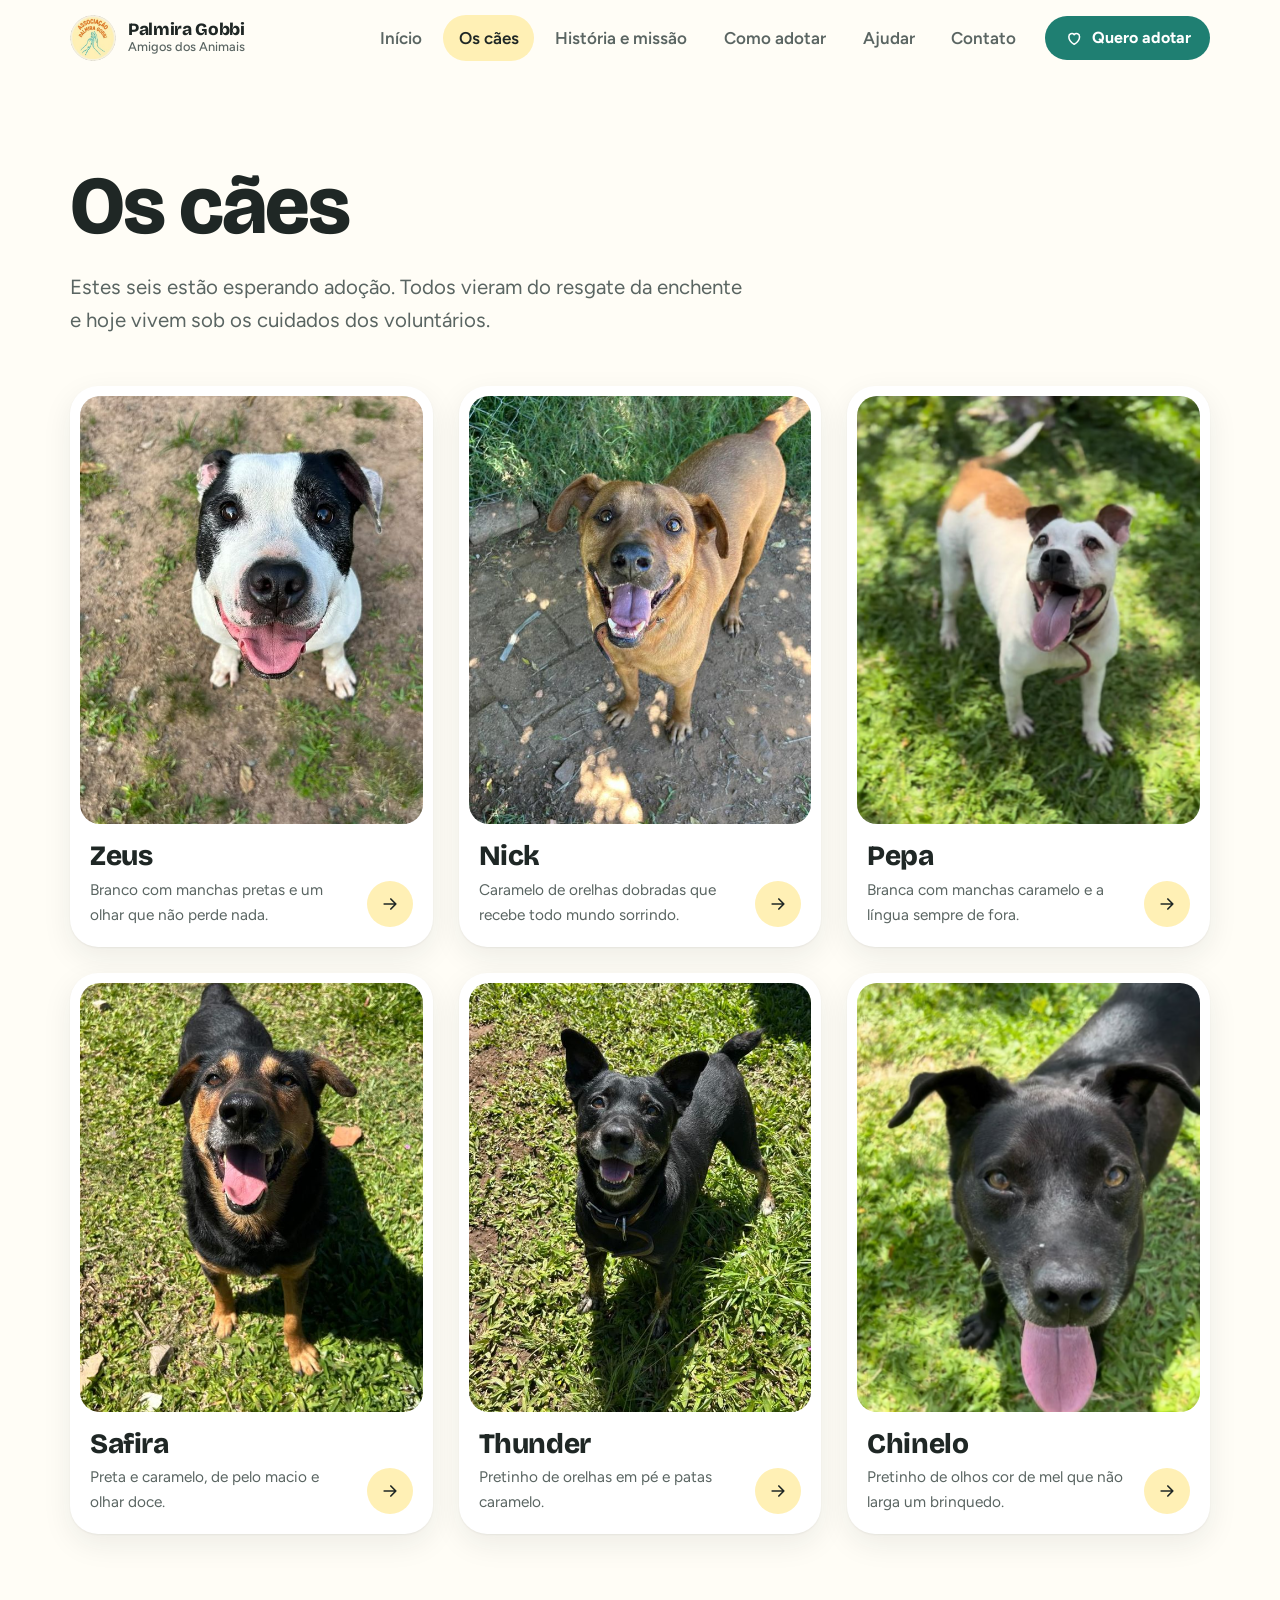
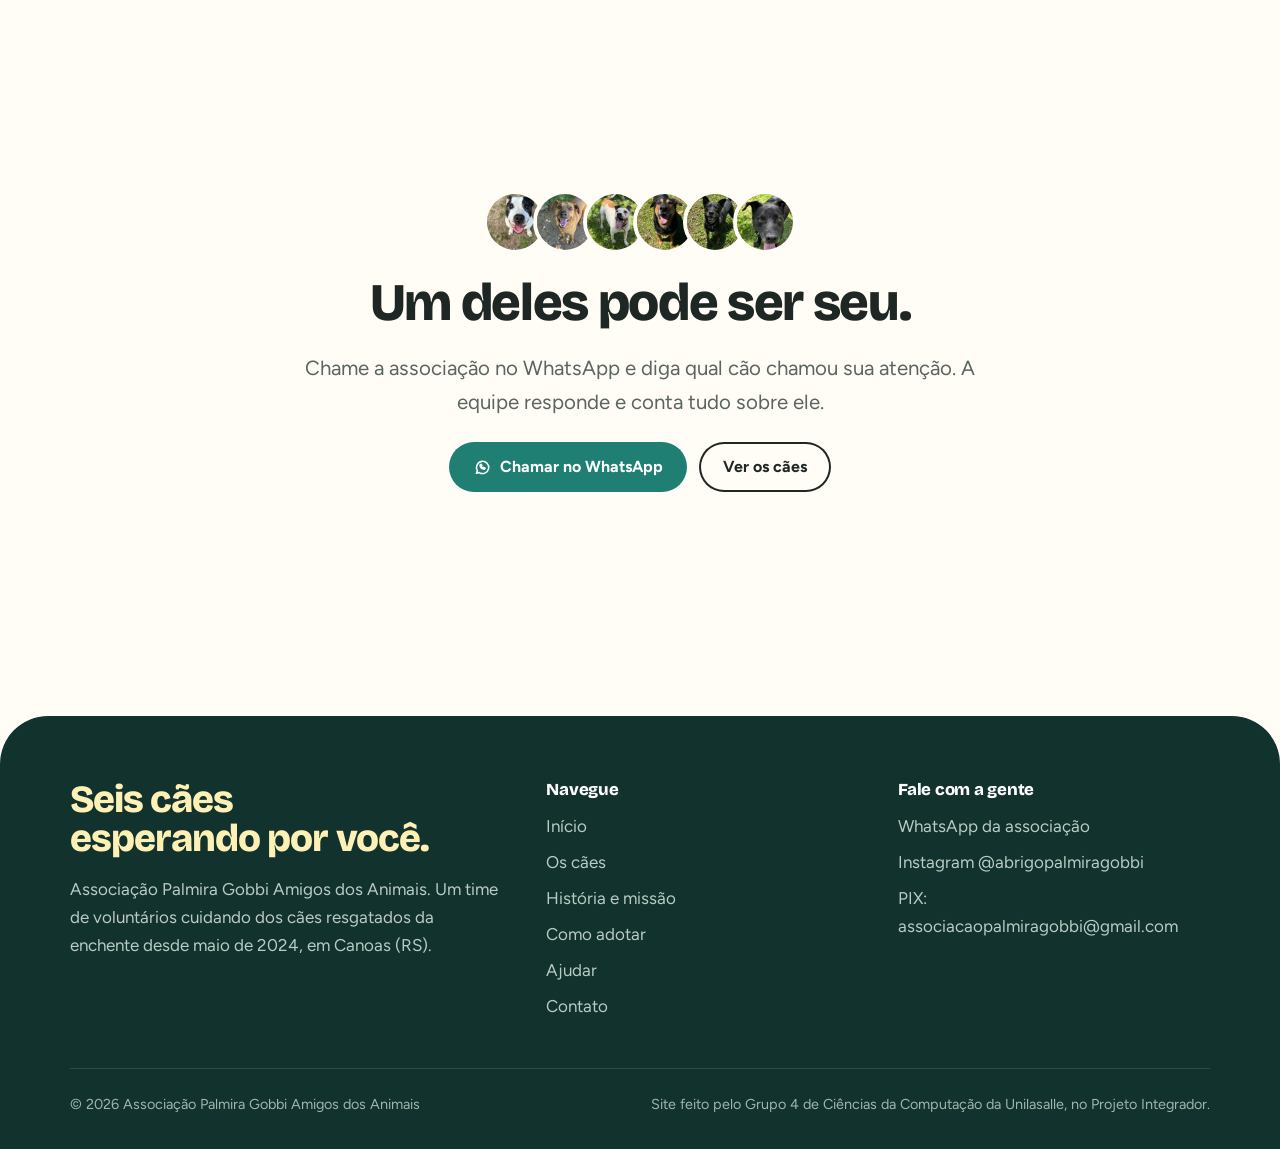
<file: caes.html>
<!doctype html>
<html lang="pt-BR">
<head>
<meta charset="utf-8">
<meta name="viewport" content="width=device-width, initial-scale=1, viewport-fit=cover">
<title>Os cães | Associação Palmira Gobbi</title>
<meta name="description" content="Conheça os cães para adoção na Associação Palmira Gobbi, em Canoas (RS).">
<meta name="theme-color" content="#fff0b5">
<meta property="og:title" content="Os cães | Associação Palmira Gobbi">
<meta property="og:description" content="Conheça os cães para adoção na Associação Palmira Gobbi, em Canoas (RS).">
<link rel="canonical" href="https://palmira-gobbi.vercel.app/caes.html">
<meta property="og:type" content="website">
<meta property="og:url" content="https://palmira-gobbi.vercel.app/caes.html">
<meta property="og:site_name" content="Associação Palmira Gobbi Amigos dos Animais">
<meta property="og:locale" content="pt_BR">
<meta property="og:image" content="https://palmira-gobbi.vercel.app/assets/img/caes/zeus-2.jpg">
<meta name="twitter:card" content="summary_large_image">

<link rel="icon" type="image/png" href="assets/img/favicon.png">
<link rel="preconnect" href="https://fonts.googleapis.com">
<link rel="preconnect" href="https://fonts.gstatic.com" crossorigin>
<link rel="stylesheet" href="https://fonts.googleapis.com/css2?family=Bricolage+Grotesque:opsz,wght@12..96,600;12..96,800&family=Figtree:wght@400;500;600;700&display=swap">
<link rel="stylesheet" href="assets/css/style.css">
</head>
<body data-root="">
<svg width="0" height="0" style="position:absolute" aria-hidden="true"><symbol id="i-arrow-right" viewBox="0 0 24 24" fill="none" stroke="currentColor" stroke-width="2" stroke-linecap="round" stroke-linejoin="round"><path d="M5 12h14M13 6l6 6-6 6"/></symbol><symbol id="i-arrow-left" viewBox="0 0 24 24" fill="none" stroke="currentColor" stroke-width="2" stroke-linecap="round" stroke-linejoin="round"><path d="M19 12H5M11 18l-6-6 6-6"/></symbol><symbol id="i-menu" viewBox="0 0 24 24" fill="none" stroke="currentColor" stroke-width="2" stroke-linecap="round" stroke-linejoin="round"><path d="M4 7h16M4 12h16M4 17h16"/></symbol><symbol id="i-heart" viewBox="0 0 24 24" fill="none" stroke="currentColor" stroke-width="2" stroke-linecap="round" stroke-linejoin="round"><path d="M12 20s-7-4.4-7-10a4 4 0 0 1 7-2.6A4 4 0 0 1 19 10c0 5.6-7 10-7 10z"/></symbol><symbol id="i-paw" viewBox="0 0 24 24" fill="none" stroke="currentColor" stroke-width="2" stroke-linecap="round" stroke-linejoin="round"><circle cx="7" cy="9" r="1.8"/><circle cx="11" cy="6" r="1.8"/><circle cx="15" cy="6.5" r="1.8"/><circle cx="18" cy="10" r="1.8"/><path d="M8.5 17.5c0-2.5 1.8-5 4-5s4 2.5 4 5c0 1.6-1.4 2-2.5 1.6-1-.4-2-.4-3 0-1.2.4-2.5 0-2.5-1.6z"/></symbol><symbol id="i-instagram" viewBox="0 0 24 24" fill="none" stroke="currentColor" stroke-width="2" stroke-linecap="round" stroke-linejoin="round"><rect x="3.5" y="3.5" width="17" height="17" rx="5"/><circle cx="12" cy="12" r="4"/><circle cx="17.2" cy="6.8" r=".6"/></symbol><symbol id="i-copy" viewBox="0 0 24 24" fill="none" stroke="currentColor" stroke-width="2" stroke-linecap="round" stroke-linejoin="round"><rect x="8" y="8" width="12" height="12" rx="2.5"/><path d="M16 8V6a2 2 0 0 0-2-2H6a2 2 0 0 0-2 2v8a2 2 0 0 0 2 2h2"/></symbol><symbol id="i-check" viewBox="0 0 24 24" fill="none" stroke="currentColor" stroke-width="2" stroke-linecap="round" stroke-linejoin="round"><path d="M5 12.5l4.5 4.5L19 7.5"/></symbol><symbol id="i-play" viewBox="0 0 24 24" fill="none" stroke="currentColor" stroke-width="2" stroke-linecap="round" stroke-linejoin="round"><path d="M7 4.5v15l12-7.5z"/></symbol><symbol id="i-info" viewBox="0 0 24 24" fill="none" stroke="currentColor" stroke-width="2" stroke-linecap="round" stroke-linejoin="round"><circle cx="12" cy="12" r="9"/><path d="M12 11v5M12 7.6v.4"/></symbol><symbol id="i-home" viewBox="0 0 24 24" fill="none" stroke="currentColor" stroke-width="2" stroke-linecap="round" stroke-linejoin="round"><path d="M4 11l8-6.5 8 6.5M6 9.5V19h12V9.5"/></symbol><symbol id="i-users" viewBox="0 0 24 24" fill="none" stroke="currentColor" stroke-width="2" stroke-linecap="round" stroke-linejoin="round"><circle cx="9" cy="8" r="3.2"/><path d="M3 19c.5-3.4 3-5.5 6-5.5s5.5 2.1 6 5.5"/><path d="M16 5a3 3 0 0 1 0 6M18 13.8c1.6.8 2.7 2.6 3 5.2"/></symbol><symbol id="i-share" viewBox="0 0 24 24" fill="none" stroke="currentColor" stroke-width="2" stroke-linecap="round" stroke-linejoin="round"><circle cx="18" cy="5.5" r="2.5"/><circle cx="6" cy="12" r="2.5"/><circle cx="18" cy="18.5" r="2.5"/><path d="M8.2 10.8l7.6-4.1M8.2 13.2l7.6 4.1"/></symbol><symbol id="i-message" viewBox="0 0 24 24" fill="none" stroke="currentColor" stroke-width="2" stroke-linecap="round" stroke-linejoin="round"><path d="M5 18.5V6.5A2 2 0 0 1 7 4.5h10a2 2 0 0 1 2 2v8a2 2 0 0 1-2 2H9z"/></symbol><symbol id="i-pix" viewBox="0 0 24 24" fill="none" stroke="currentColor" stroke-width="2" stroke-linecap="round" stroke-linejoin="round"><path d="M12 3l9 9-9 9-9-9z"/><path d="M8 12l4-4 4 4-4 4z"/></symbol><symbol id="i-drop" viewBox="0 0 24 24" fill="none" stroke="currentColor" stroke-width="2" stroke-linecap="round" stroke-linejoin="round"><path d="M12 3.5s6 6.6 6 11a6 6 0 0 1-12 0c0-4.4 6-11 6-11z"/></symbol><symbol id="i-whats" viewBox="0 0 24 24" fill="none" stroke="currentColor" stroke-width="2" stroke-linecap="round" stroke-linejoin="round"><path d="M4.5 20l1.2-3.6A8 8 0 1 1 8.2 19z"/><path d="M9.2 9.2c.2 2.8 2.6 5.2 5.6 5.6l1-1.4-1.8-1-1 .7a4 4 0 0 1-2.1-2.1l.7-1-1-1.8z"/></symbol><symbol id="i-qr" viewBox="0 0 24 24" fill="none" stroke="currentColor" stroke-width="2" stroke-linecap="round" stroke-linejoin="round"><rect x="4" y="4" width="6" height="6" rx="1"/><rect x="14" y="4" width="6" height="6" rx="1"/><rect x="4" y="14" width="6" height="6" rx="1"/><path d="M14 14h2v2h-2zM18 18h2v2h-2zM14 18h2M18 14h2"/></symbol><symbol id="i-hand" viewBox="0 0 24 24" fill="none" stroke="currentColor" stroke-width="2" stroke-linecap="round" stroke-linejoin="round"><path d="M8 13V6.5a1.5 1.5 0 0 1 3 0V12M11 11V5a1.5 1.5 0 0 1 3 0v6M14 11V6.5a1.5 1.5 0 0 1 3 0V14c0 4-2.5 6.5-6 6.5-2.6 0-4.2-1.4-5.4-3.6L4 14a1.5 1.5 0 0 1 2.5-1.6L8 14"/></symbol></svg>
<a class="skip" href="#conteudo">Pular para o conteúdo</a>
<header class="site-header">
  <div class="wrap">
    <a class="brand" href="index.html" aria-label="Associação Palmira Gobbi, página inicial">
      <img src="assets/img/logo.png" alt="" width="46" height="46">
      <span>Palmira Gobbi<small>Amigos dos Animais</small></span>
    </a>
    <button class="menu-btn" aria-expanded="false" aria-controls="menu" aria-label="Abrir menu"><svg aria-hidden="true"><use href="#i-menu"/></svg></button>
    <nav class="nav" id="menu" aria-label="Principal">
      <a href="index.html">Início</a><a href="caes.html" aria-current="page">Os cães</a><a href="historia.html">História e missão</a><a href="adotar.html">Como adotar</a><a href="ajudar.html">Ajudar</a><a href="contato.html">Contato</a>
      <a class="btn btn-primary" href="caes.html"><svg aria-hidden="true"><use href="#i-heart"/></svg>Quero adotar</a>
    </nav>
  </div>
</header>
<main id="conteudo">

<section class="page-hero"><div class="wrap">
  <h1>Os cães</h1>
  <p class="lead"><span data-count data-many="Estes {w} estão esperando adoção." data-one="Este está esperando adoção." data-zero="No momento não há cães esperando adoção.">Estes seis estão esperando adoção.</span> Todos vieram do resgate da enchente e hoje vivem sob os cuidados dos voluntários.</p>
</div></section>
<section class="section" style="padding-top:0"><div class="wrap">
  <div class="dog-grid" data-dogs-grid><a class="dog-card" href="cao.html?c=zeus">
  <div class="photo" style="view-transition-name:foto-zeus">
    <img src="assets/img/caes/zeus-2.jpg" alt="Zeus olhando para a câmera" loading="lazy" width="619" height="1100">
    <img src="assets/img/caes/zeus-3.jpg" alt="" loading="lazy" width="619" height="1100">
  </div>
  <div class="info">
    <div><h3>Zeus</h3><p>Branco com manchas pretas e um olhar que não perde nada.</p></div>
    <span class="go"><svg aria-hidden="true"><use href="#i-arrow-right"/></svg></span>
  </div>
</a><a class="dog-card" href="cao.html?c=nick">
  <div class="photo" style="view-transition-name:foto-nick">
    <img src="assets/img/caes/nick-1.jpg" alt="Nick olhando para a câmera" loading="lazy" width="619" height="1100">
    <img src="assets/img/caes/nick-2.jpg" alt="" loading="lazy" width="619" height="1100">
  </div>
  <div class="info">
    <div><h3>Nick</h3><p>Caramelo de orelhas dobradas que recebe todo mundo sorrindo.</p></div>
    <span class="go"><svg aria-hidden="true"><use href="#i-arrow-right"/></svg></span>
  </div>
</a><a class="dog-card" href="cao.html?c=pepa">
  <div class="photo" style="view-transition-name:foto-pepa">
    <img src="assets/img/caes/pepa-2.jpg" alt="Pepa olhando para a câmera" loading="lazy" width="619" height="1100">
    <img src="assets/img/caes/pepa-3.jpg" alt="" loading="lazy" width="619" height="1100">
  </div>
  <div class="info">
    <div><h3>Pepa</h3><p>Branca com manchas caramelo e a língua sempre de fora.</p></div>
    <span class="go"><svg aria-hidden="true"><use href="#i-arrow-right"/></svg></span>
  </div>
</a><a class="dog-card" href="cao.html?c=safira">
  <div class="photo" style="view-transition-name:foto-safira">
    <img src="assets/img/caes/safira-2.jpg" alt="Safira olhando para a câmera" loading="lazy" width="619" height="1100">
    <img src="assets/img/caes/safira-1.jpg" alt="" loading="lazy" width="619" height="1100">
  </div>
  <div class="info">
    <div><h3>Safira</h3><p>Preta e caramelo, de pelo macio e olhar doce.</p></div>
    <span class="go"><svg aria-hidden="true"><use href="#i-arrow-right"/></svg></span>
  </div>
</a><a class="dog-card" href="cao.html?c=thunder">
  <div class="photo" style="view-transition-name:foto-thunder">
    <img src="assets/img/caes/thunder-1.jpg" alt="Thunder olhando para a câmera" loading="lazy" width="619" height="1100">
    <img src="assets/img/caes/thunder-3.jpg" alt="" loading="lazy" width="619" height="1100">
  </div>
  <div class="info">
    <div><h3>Thunder</h3><p>Pretinho de orelhas em pé e patas caramelo.</p></div>
    <span class="go"><svg aria-hidden="true"><use href="#i-arrow-right"/></svg></span>
  </div>
</a><a class="dog-card" href="cao.html?c=chinelo">
  <div class="photo" style="view-transition-name:foto-chinelo">
    <img src="assets/img/caes/chinelo-4.jpg" alt="Chinelo olhando para a câmera" loading="lazy" width="619" height="1100">
    <img src="assets/img/caes/chinelo-3.jpg" alt="" loading="lazy" width="619" height="1100">
  </div>
  <div class="info">
    <div><h3>Chinelo</h3><p>Pretinho de olhos cor de mel que não larga um brinquedo.</p></div>
    <span class="go"><svg aria-hidden="true"><use href="#i-arrow-right"/></svg></span>
  </div>
</a></div>
</div></section>
<section class="section"><div class="wrap cta">
  <div class="faces" data-dogs-faces><img src="assets/img/caes/zeus-2.jpg" alt="" loading="lazy"><img src="assets/img/caes/nick-1.jpg" alt="" loading="lazy"><img src="assets/img/caes/pepa-2.jpg" alt="" loading="lazy"><img src="assets/img/caes/safira-2.jpg" alt="" loading="lazy"><img src="assets/img/caes/thunder-1.jpg" alt="" loading="lazy"><img src="assets/img/caes/chinelo-4.jpg" alt="" loading="lazy"></div>
  <h2>Um deles pode ser seu.</h2>
  <p class="lead">Chame a associação no WhatsApp e diga qual cão chamou sua atenção. A equipe responde e conta tudo sobre ele.</p>
  <div class="actions" style="justify-content:center">
    <a class="btn btn-primary" href="https://ig.me/m/abrigopalmiragobbi" data-whats data-msg="Oi! Vi os cães no site e quero saber mais sobre a adoção." target="_blank" rel="noopener"><svg aria-hidden="true"><use href="#i-whats"/></svg>Chamar no WhatsApp</a>
    <a class="btn btn-ghost" href="caes.html">Ver os cães</a>
  </div>
</div></section>

</main>
<footer class="site-footer">
  <div class="wrap">
    <div class="footer-top">
      <div style="display:grid;gap:16px;align-content:start">
        <h2><span data-count data-many="{W} cães esperando por você." data-one="Um cão esperando por você." data-zero="Novos cães chegam sempre.">Seis cães esperando por você.</span></h2>
        <p>Associação Palmira Gobbi Amigos dos Animais. Um time de voluntários cuidando dos cães resgatados da enchente desde maio de 2024, em Canoas (RS).</p>
      </div>
      <div>
        <h3>Navegue</h3>
        <ul><li><a href="index.html">Início</a></li><li><a href="caes.html">Os cães</a></li><li><a href="historia.html">História e missão</a></li><li><a href="adotar.html">Como adotar</a></li><li><a href="ajudar.html">Ajudar</a></li><li><a href="contato.html">Contato</a></li></ul>
      </div>
      <div>
        <h3>Fale com a gente</h3>
        <ul>
          <li><a class="" href="https://ig.me/m/abrigopalmiragobbi" data-whats data-msg="Oi! Vim pelo site da Associação Palmira Gobbi." target="_blank" rel="noopener">WhatsApp da associação</a></li>
          <li><a href="https://www.instagram.com/abrigopalmiragobbi/" target="_blank" rel="noopener">Instagram @abrigopalmiragobbi</a></li>
          <li>PIX: associacaopalmiragobbi@gmail.com</li>
        </ul>
      </div>
    </div>
    <div class="footer-bottom">
      <span>© 2026 Associação Palmira Gobbi Amigos dos Animais</span>
      <span>Site feito pelo Grupo 4 de Ciências da Computação da Unilasalle, no Projeto Integrador.</span>
    </div>
  </div>
</footer>
<div class="toast" role="status" aria-live="polite"><svg aria-hidden="true"><use href="#i-check"/></svg><span></span></div>
<script src="assets/js/config.js"></script>
<script src="assets/js/caes.js"></script>
<script src="assets/js/main.js" defer></script>
</body>
</html>
</file>
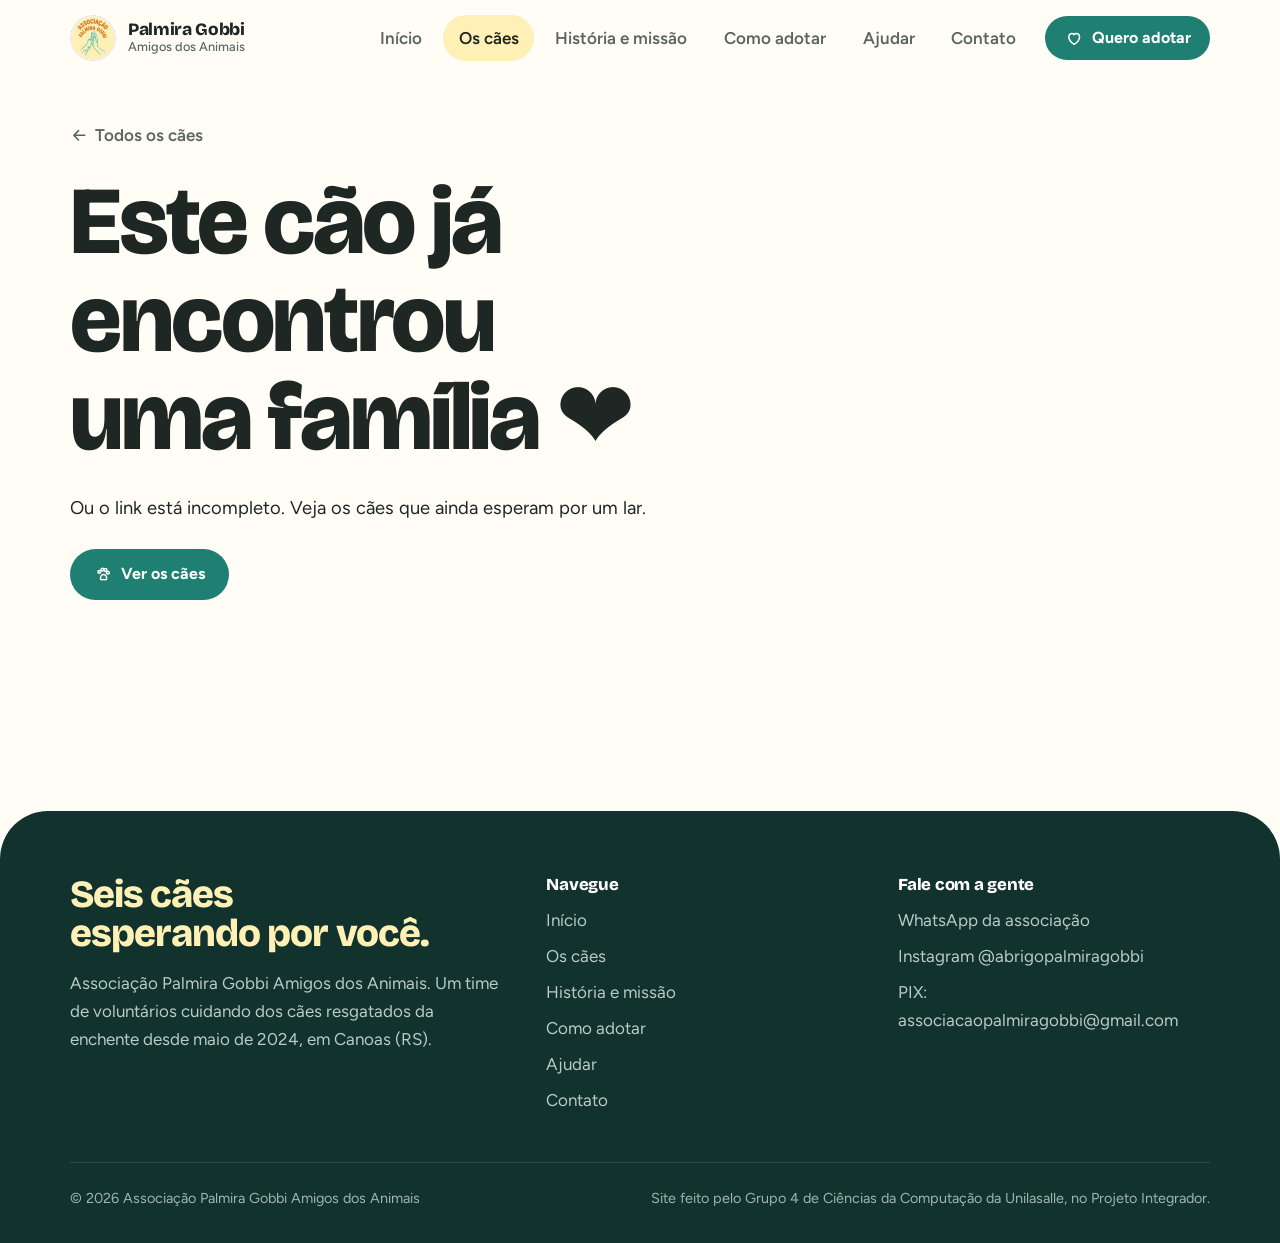
<file: cao.html>
<!doctype html>
<html lang="pt-BR">
<head>
<meta charset="utf-8">
<meta name="viewport" content="width=device-width, initial-scale=1, viewport-fit=cover">
<title>Cão para adoção | Associação Palmira Gobbi</title>
<meta name="description" content="Conheça este cão para adoção na Associação Palmira Gobbi, em Canoas (RS).">
<meta name="theme-color" content="#fff0b5">
<meta property="og:title" content="Cão para adoção | Associação Palmira Gobbi">
<meta property="og:description" content="Conheça este cão para adoção na Associação Palmira Gobbi, em Canoas (RS).">
<link rel="canonical" href="https://palmira-gobbi.vercel.app/cao.html">
<meta property="og:type" content="website">
<meta property="og:url" content="https://palmira-gobbi.vercel.app/cao.html">
<meta property="og:site_name" content="Associação Palmira Gobbi Amigos dos Animais">
<meta property="og:locale" content="pt_BR">
<meta property="og:image" content="https://palmira-gobbi.vercel.app/assets/img/caes/zeus-2.jpg">
<meta name="twitter:card" content="summary_large_image">

<link rel="icon" type="image/png" href="assets/img/favicon.png">
<link rel="preconnect" href="https://fonts.googleapis.com">
<link rel="preconnect" href="https://fonts.gstatic.com" crossorigin>
<link rel="stylesheet" href="https://fonts.googleapis.com/css2?family=Bricolage+Grotesque:opsz,wght@12..96,600;12..96,800&family=Figtree:wght@400;500;600;700&display=swap">
<link rel="stylesheet" href="assets/css/style.css">
</head>
<body data-root="">
<svg width="0" height="0" style="position:absolute" aria-hidden="true"><symbol id="i-arrow-right" viewBox="0 0 24 24" fill="none" stroke="currentColor" stroke-width="2" stroke-linecap="round" stroke-linejoin="round"><path d="M5 12h14M13 6l6 6-6 6"/></symbol><symbol id="i-arrow-left" viewBox="0 0 24 24" fill="none" stroke="currentColor" stroke-width="2" stroke-linecap="round" stroke-linejoin="round"><path d="M19 12H5M11 18l-6-6 6-6"/></symbol><symbol id="i-menu" viewBox="0 0 24 24" fill="none" stroke="currentColor" stroke-width="2" stroke-linecap="round" stroke-linejoin="round"><path d="M4 7h16M4 12h16M4 17h16"/></symbol><symbol id="i-heart" viewBox="0 0 24 24" fill="none" stroke="currentColor" stroke-width="2" stroke-linecap="round" stroke-linejoin="round"><path d="M12 20s-7-4.4-7-10a4 4 0 0 1 7-2.6A4 4 0 0 1 19 10c0 5.6-7 10-7 10z"/></symbol><symbol id="i-paw" viewBox="0 0 24 24" fill="none" stroke="currentColor" stroke-width="2" stroke-linecap="round" stroke-linejoin="round"><circle cx="7" cy="9" r="1.8"/><circle cx="11" cy="6" r="1.8"/><circle cx="15" cy="6.5" r="1.8"/><circle cx="18" cy="10" r="1.8"/><path d="M8.5 17.5c0-2.5 1.8-5 4-5s4 2.5 4 5c0 1.6-1.4 2-2.5 1.6-1-.4-2-.4-3 0-1.2.4-2.5 0-2.5-1.6z"/></symbol><symbol id="i-instagram" viewBox="0 0 24 24" fill="none" stroke="currentColor" stroke-width="2" stroke-linecap="round" stroke-linejoin="round"><rect x="3.5" y="3.5" width="17" height="17" rx="5"/><circle cx="12" cy="12" r="4"/><circle cx="17.2" cy="6.8" r=".6"/></symbol><symbol id="i-copy" viewBox="0 0 24 24" fill="none" stroke="currentColor" stroke-width="2" stroke-linecap="round" stroke-linejoin="round"><rect x="8" y="8" width="12" height="12" rx="2.5"/><path d="M16 8V6a2 2 0 0 0-2-2H6a2 2 0 0 0-2 2v8a2 2 0 0 0 2 2h2"/></symbol><symbol id="i-check" viewBox="0 0 24 24" fill="none" stroke="currentColor" stroke-width="2" stroke-linecap="round" stroke-linejoin="round"><path d="M5 12.5l4.5 4.5L19 7.5"/></symbol><symbol id="i-play" viewBox="0 0 24 24" fill="none" stroke="currentColor" stroke-width="2" stroke-linecap="round" stroke-linejoin="round"><path d="M7 4.5v15l12-7.5z"/></symbol><symbol id="i-info" viewBox="0 0 24 24" fill="none" stroke="currentColor" stroke-width="2" stroke-linecap="round" stroke-linejoin="round"><circle cx="12" cy="12" r="9"/><path d="M12 11v5M12 7.6v.4"/></symbol><symbol id="i-home" viewBox="0 0 24 24" fill="none" stroke="currentColor" stroke-width="2" stroke-linecap="round" stroke-linejoin="round"><path d="M4 11l8-6.5 8 6.5M6 9.5V19h12V9.5"/></symbol><symbol id="i-users" viewBox="0 0 24 24" fill="none" stroke="currentColor" stroke-width="2" stroke-linecap="round" stroke-linejoin="round"><circle cx="9" cy="8" r="3.2"/><path d="M3 19c.5-3.4 3-5.5 6-5.5s5.5 2.1 6 5.5"/><path d="M16 5a3 3 0 0 1 0 6M18 13.8c1.6.8 2.7 2.6 3 5.2"/></symbol><symbol id="i-share" viewBox="0 0 24 24" fill="none" stroke="currentColor" stroke-width="2" stroke-linecap="round" stroke-linejoin="round"><circle cx="18" cy="5.5" r="2.5"/><circle cx="6" cy="12" r="2.5"/><circle cx="18" cy="18.5" r="2.5"/><path d="M8.2 10.8l7.6-4.1M8.2 13.2l7.6 4.1"/></symbol><symbol id="i-message" viewBox="0 0 24 24" fill="none" stroke="currentColor" stroke-width="2" stroke-linecap="round" stroke-linejoin="round"><path d="M5 18.5V6.5A2 2 0 0 1 7 4.5h10a2 2 0 0 1 2 2v8a2 2 0 0 1-2 2H9z"/></symbol><symbol id="i-pix" viewBox="0 0 24 24" fill="none" stroke="currentColor" stroke-width="2" stroke-linecap="round" stroke-linejoin="round"><path d="M12 3l9 9-9 9-9-9z"/><path d="M8 12l4-4 4 4-4 4z"/></symbol><symbol id="i-drop" viewBox="0 0 24 24" fill="none" stroke="currentColor" stroke-width="2" stroke-linecap="round" stroke-linejoin="round"><path d="M12 3.5s6 6.6 6 11a6 6 0 0 1-12 0c0-4.4 6-11 6-11z"/></symbol><symbol id="i-whats" viewBox="0 0 24 24" fill="none" stroke="currentColor" stroke-width="2" stroke-linecap="round" stroke-linejoin="round"><path d="M4.5 20l1.2-3.6A8 8 0 1 1 8.2 19z"/><path d="M9.2 9.2c.2 2.8 2.6 5.2 5.6 5.6l1-1.4-1.8-1-1 .7a4 4 0 0 1-2.1-2.1l.7-1-1-1.8z"/></symbol><symbol id="i-qr" viewBox="0 0 24 24" fill="none" stroke="currentColor" stroke-width="2" stroke-linecap="round" stroke-linejoin="round"><rect x="4" y="4" width="6" height="6" rx="1"/><rect x="14" y="4" width="6" height="6" rx="1"/><rect x="4" y="14" width="6" height="6" rx="1"/><path d="M14 14h2v2h-2zM18 18h2v2h-2zM14 18h2M18 14h2"/></symbol><symbol id="i-hand" viewBox="0 0 24 24" fill="none" stroke="currentColor" stroke-width="2" stroke-linecap="round" stroke-linejoin="round"><path d="M8 13V6.5a1.5 1.5 0 0 1 3 0V12M11 11V5a1.5 1.5 0 0 1 3 0v6M14 11V6.5a1.5 1.5 0 0 1 3 0V14c0 4-2.5 6.5-6 6.5-2.6 0-4.2-1.4-5.4-3.6L4 14a1.5 1.5 0 0 1 2.5-1.6L8 14"/></symbol></svg>
<a class="skip" href="#conteudo">Pular para o conteúdo</a>
<header class="site-header">
  <div class="wrap">
    <a class="brand" href="index.html" aria-label="Associação Palmira Gobbi, página inicial">
      <img src="assets/img/logo.png" alt="" width="46" height="46">
      <span>Palmira Gobbi<small>Amigos dos Animais</small></span>
    </a>
    <button class="menu-btn" aria-expanded="false" aria-controls="menu" aria-label="Abrir menu"><svg aria-hidden="true"><use href="#i-menu"/></svg></button>
    <nav class="nav" id="menu" aria-label="Principal">
      <a href="index.html">Início</a><a href="caes.html" aria-current="page">Os cães</a><a href="historia.html">História e missão</a><a href="adotar.html">Como adotar</a><a href="ajudar.html">Ajudar</a><a href="contato.html">Contato</a>
      <a class="btn btn-primary" href="caes.html"><svg aria-hidden="true"><use href="#i-heart"/></svg>Quero adotar</a>
    </nav>
  </div>
</header>
<main id="conteudo">

<div class="wrap" style="padding-top:clamp(24px,4vw,44px)">
  <a class="crumb" href="caes.html" style="margin-bottom:24px;display:inline-flex"><svg aria-hidden="true"><use href="#i-arrow-left"/></svg>Todos os cães</a>
  <div class="dog-page" data-dog-page>
    <noscript><p>Para ver os detalhes do cão, ative o JavaScript ou fale com a gente pelo Instagram @abrigopalmiragobbi.</p></noscript>
  </div>
</div>

</main>
<footer class="site-footer">
  <div class="wrap">
    <div class="footer-top">
      <div style="display:grid;gap:16px;align-content:start">
        <h2><span data-count data-many="{W} cães esperando por você." data-one="Um cão esperando por você." data-zero="Novos cães chegam sempre.">Seis cães esperando por você.</span></h2>
        <p>Associação Palmira Gobbi Amigos dos Animais. Um time de voluntários cuidando dos cães resgatados da enchente desde maio de 2024, em Canoas (RS).</p>
      </div>
      <div>
        <h3>Navegue</h3>
        <ul><li><a href="index.html">Início</a></li><li><a href="caes.html">Os cães</a></li><li><a href="historia.html">História e missão</a></li><li><a href="adotar.html">Como adotar</a></li><li><a href="ajudar.html">Ajudar</a></li><li><a href="contato.html">Contato</a></li></ul>
      </div>
      <div>
        <h3>Fale com a gente</h3>
        <ul>
          <li><a class="" href="https://ig.me/m/abrigopalmiragobbi" data-whats data-msg="Oi! Vim pelo site da Associação Palmira Gobbi." target="_blank" rel="noopener">WhatsApp da associação</a></li>
          <li><a href="https://www.instagram.com/abrigopalmiragobbi/" target="_blank" rel="noopener">Instagram @abrigopalmiragobbi</a></li>
          <li>PIX: associacaopalmiragobbi@gmail.com</li>
        </ul>
      </div>
    </div>
    <div class="footer-bottom">
      <span>© 2026 Associação Palmira Gobbi Amigos dos Animais</span>
      <span>Site feito pelo Grupo 4 de Ciências da Computação da Unilasalle, no Projeto Integrador.</span>
    </div>
  </div>
</footer>
<div class="toast" role="status" aria-live="polite"><svg aria-hidden="true"><use href="#i-check"/></svg><span></span></div>
<script src="assets/js/config.js"></script>
<script src="assets/js/caes.js"></script>
<script src="assets/js/main.js" defer></script>
</body>
</html>
</file>
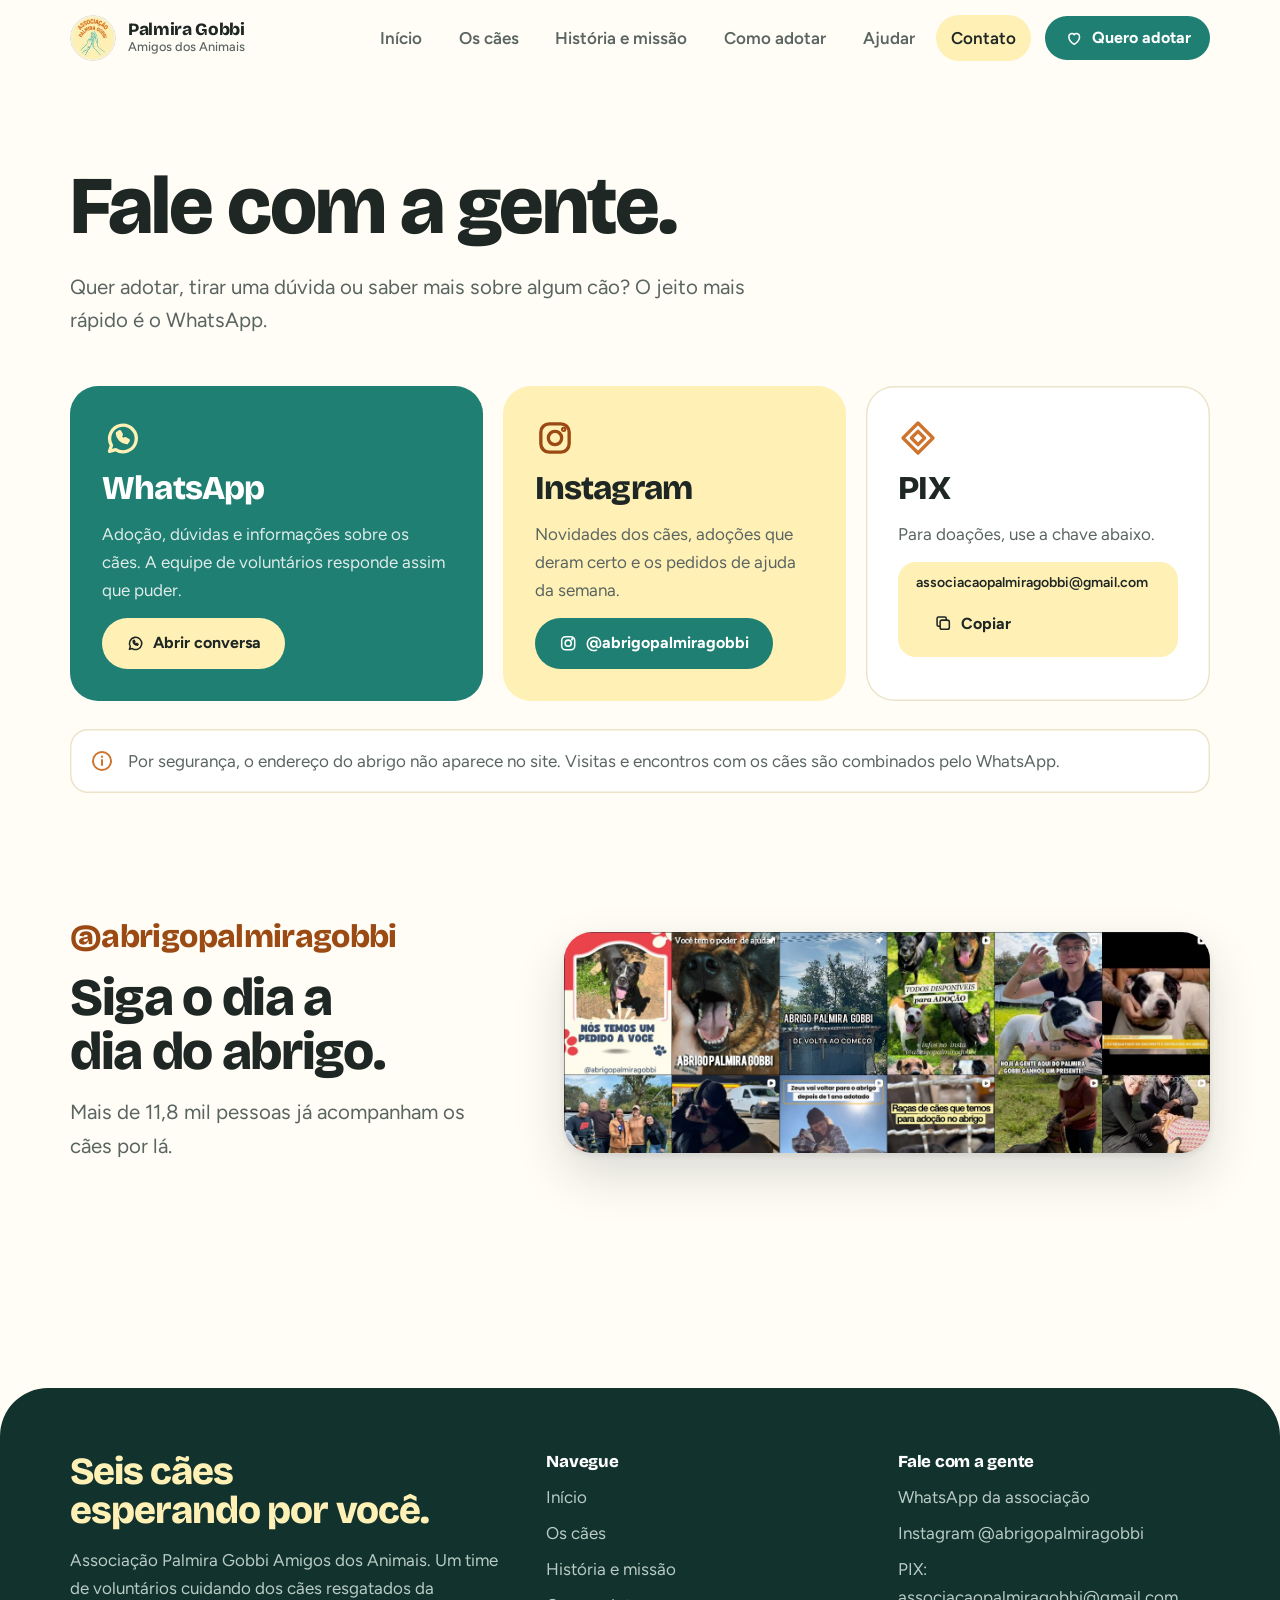
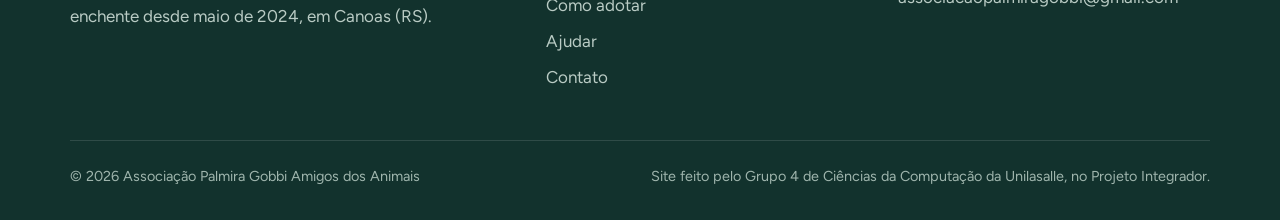
<file: contato.html>
<!doctype html>
<html lang="pt-BR">
<head>
<meta charset="utf-8">
<meta name="viewport" content="width=device-width, initial-scale=1, viewport-fit=cover">
<title>Contato | Associação Palmira Gobbi</title>
<meta name="description" content="WhatsApp, Instagram e PIX da Associação Palmira Gobbi, em Canoas (RS).">
<meta name="theme-color" content="#fff0b5">
<meta property="og:title" content="Contato | Associação Palmira Gobbi">
<meta property="og:description" content="WhatsApp, Instagram e PIX da Associação Palmira Gobbi, em Canoas (RS).">
<link rel="canonical" href="https://palmira-gobbi.vercel.app/contato.html">
<meta property="og:type" content="website">
<meta property="og:url" content="https://palmira-gobbi.vercel.app/contato.html">
<meta property="og:site_name" content="Associação Palmira Gobbi Amigos dos Animais">
<meta property="og:locale" content="pt_BR">
<meta property="og:image" content="https://palmira-gobbi.vercel.app/assets/img/caes/zeus-2.jpg">
<meta name="twitter:card" content="summary_large_image">

<link rel="icon" type="image/png" href="assets/img/favicon.png">
<link rel="preconnect" href="https://fonts.googleapis.com">
<link rel="preconnect" href="https://fonts.gstatic.com" crossorigin>
<link rel="stylesheet" href="https://fonts.googleapis.com/css2?family=Bricolage+Grotesque:opsz,wght@12..96,600;12..96,800&family=Figtree:wght@400;500;600;700&display=swap">
<link rel="stylesheet" href="assets/css/style.css">
</head>
<body data-root="">
<svg width="0" height="0" style="position:absolute" aria-hidden="true"><symbol id="i-arrow-right" viewBox="0 0 24 24" fill="none" stroke="currentColor" stroke-width="2" stroke-linecap="round" stroke-linejoin="round"><path d="M5 12h14M13 6l6 6-6 6"/></symbol><symbol id="i-arrow-left" viewBox="0 0 24 24" fill="none" stroke="currentColor" stroke-width="2" stroke-linecap="round" stroke-linejoin="round"><path d="M19 12H5M11 18l-6-6 6-6"/></symbol><symbol id="i-menu" viewBox="0 0 24 24" fill="none" stroke="currentColor" stroke-width="2" stroke-linecap="round" stroke-linejoin="round"><path d="M4 7h16M4 12h16M4 17h16"/></symbol><symbol id="i-heart" viewBox="0 0 24 24" fill="none" stroke="currentColor" stroke-width="2" stroke-linecap="round" stroke-linejoin="round"><path d="M12 20s-7-4.4-7-10a4 4 0 0 1 7-2.6A4 4 0 0 1 19 10c0 5.6-7 10-7 10z"/></symbol><symbol id="i-paw" viewBox="0 0 24 24" fill="none" stroke="currentColor" stroke-width="2" stroke-linecap="round" stroke-linejoin="round"><circle cx="7" cy="9" r="1.8"/><circle cx="11" cy="6" r="1.8"/><circle cx="15" cy="6.5" r="1.8"/><circle cx="18" cy="10" r="1.8"/><path d="M8.5 17.5c0-2.5 1.8-5 4-5s4 2.5 4 5c0 1.6-1.4 2-2.5 1.6-1-.4-2-.4-3 0-1.2.4-2.5 0-2.5-1.6z"/></symbol><symbol id="i-instagram" viewBox="0 0 24 24" fill="none" stroke="currentColor" stroke-width="2" stroke-linecap="round" stroke-linejoin="round"><rect x="3.5" y="3.5" width="17" height="17" rx="5"/><circle cx="12" cy="12" r="4"/><circle cx="17.2" cy="6.8" r=".6"/></symbol><symbol id="i-copy" viewBox="0 0 24 24" fill="none" stroke="currentColor" stroke-width="2" stroke-linecap="round" stroke-linejoin="round"><rect x="8" y="8" width="12" height="12" rx="2.5"/><path d="M16 8V6a2 2 0 0 0-2-2H6a2 2 0 0 0-2 2v8a2 2 0 0 0 2 2h2"/></symbol><symbol id="i-check" viewBox="0 0 24 24" fill="none" stroke="currentColor" stroke-width="2" stroke-linecap="round" stroke-linejoin="round"><path d="M5 12.5l4.5 4.5L19 7.5"/></symbol><symbol id="i-play" viewBox="0 0 24 24" fill="none" stroke="currentColor" stroke-width="2" stroke-linecap="round" stroke-linejoin="round"><path d="M7 4.5v15l12-7.5z"/></symbol><symbol id="i-info" viewBox="0 0 24 24" fill="none" stroke="currentColor" stroke-width="2" stroke-linecap="round" stroke-linejoin="round"><circle cx="12" cy="12" r="9"/><path d="M12 11v5M12 7.6v.4"/></symbol><symbol id="i-home" viewBox="0 0 24 24" fill="none" stroke="currentColor" stroke-width="2" stroke-linecap="round" stroke-linejoin="round"><path d="M4 11l8-6.5 8 6.5M6 9.5V19h12V9.5"/></symbol><symbol id="i-users" viewBox="0 0 24 24" fill="none" stroke="currentColor" stroke-width="2" stroke-linecap="round" stroke-linejoin="round"><circle cx="9" cy="8" r="3.2"/><path d="M3 19c.5-3.4 3-5.5 6-5.5s5.5 2.1 6 5.5"/><path d="M16 5a3 3 0 0 1 0 6M18 13.8c1.6.8 2.7 2.6 3 5.2"/></symbol><symbol id="i-share" viewBox="0 0 24 24" fill="none" stroke="currentColor" stroke-width="2" stroke-linecap="round" stroke-linejoin="round"><circle cx="18" cy="5.5" r="2.5"/><circle cx="6" cy="12" r="2.5"/><circle cx="18" cy="18.5" r="2.5"/><path d="M8.2 10.8l7.6-4.1M8.2 13.2l7.6 4.1"/></symbol><symbol id="i-message" viewBox="0 0 24 24" fill="none" stroke="currentColor" stroke-width="2" stroke-linecap="round" stroke-linejoin="round"><path d="M5 18.5V6.5A2 2 0 0 1 7 4.5h10a2 2 0 0 1 2 2v8a2 2 0 0 1-2 2H9z"/></symbol><symbol id="i-pix" viewBox="0 0 24 24" fill="none" stroke="currentColor" stroke-width="2" stroke-linecap="round" stroke-linejoin="round"><path d="M12 3l9 9-9 9-9-9z"/><path d="M8 12l4-4 4 4-4 4z"/></symbol><symbol id="i-drop" viewBox="0 0 24 24" fill="none" stroke="currentColor" stroke-width="2" stroke-linecap="round" stroke-linejoin="round"><path d="M12 3.5s6 6.6 6 11a6 6 0 0 1-12 0c0-4.4 6-11 6-11z"/></symbol><symbol id="i-whats" viewBox="0 0 24 24" fill="none" stroke="currentColor" stroke-width="2" stroke-linecap="round" stroke-linejoin="round"><path d="M4.5 20l1.2-3.6A8 8 0 1 1 8.2 19z"/><path d="M9.2 9.2c.2 2.8 2.6 5.2 5.6 5.6l1-1.4-1.8-1-1 .7a4 4 0 0 1-2.1-2.1l.7-1-1-1.8z"/></symbol><symbol id="i-qr" viewBox="0 0 24 24" fill="none" stroke="currentColor" stroke-width="2" stroke-linecap="round" stroke-linejoin="round"><rect x="4" y="4" width="6" height="6" rx="1"/><rect x="14" y="4" width="6" height="6" rx="1"/><rect x="4" y="14" width="6" height="6" rx="1"/><path d="M14 14h2v2h-2zM18 18h2v2h-2zM14 18h2M18 14h2"/></symbol><symbol id="i-hand" viewBox="0 0 24 24" fill="none" stroke="currentColor" stroke-width="2" stroke-linecap="round" stroke-linejoin="round"><path d="M8 13V6.5a1.5 1.5 0 0 1 3 0V12M11 11V5a1.5 1.5 0 0 1 3 0v6M14 11V6.5a1.5 1.5 0 0 1 3 0V14c0 4-2.5 6.5-6 6.5-2.6 0-4.2-1.4-5.4-3.6L4 14a1.5 1.5 0 0 1 2.5-1.6L8 14"/></symbol></svg>
<a class="skip" href="#conteudo">Pular para o conteúdo</a>
<header class="site-header">
  <div class="wrap">
    <a class="brand" href="index.html" aria-label="Associação Palmira Gobbi, página inicial">
      <img src="assets/img/logo.png" alt="" width="46" height="46">
      <span>Palmira Gobbi<small>Amigos dos Animais</small></span>
    </a>
    <button class="menu-btn" aria-expanded="false" aria-controls="menu" aria-label="Abrir menu"><svg aria-hidden="true"><use href="#i-menu"/></svg></button>
    <nav class="nav" id="menu" aria-label="Principal">
      <a href="index.html">Início</a><a href="caes.html">Os cães</a><a href="historia.html">História e missão</a><a href="adotar.html">Como adotar</a><a href="ajudar.html">Ajudar</a><a href="contato.html" aria-current="page">Contato</a>
      <a class="btn btn-primary" href="caes.html"><svg aria-hidden="true"><use href="#i-heart"/></svg>Quero adotar</a>
    </nav>
  </div>
</header>
<main id="conteudo">

<section class="page-hero"><div class="wrap">
  <h1>Fale com a gente.</h1>
  <p class="lead">Quer adotar, tirar uma dúvida ou saber mais sobre algum cão? O jeito mais rápido é o WhatsApp.</p>
</div></section>

<section class="section" style="padding-top:0"><div class="wrap contact-grid">
  <article class="contact-card is-whats">
    <svg class="icon" aria-hidden="true"><use href="#i-whats"/></svg>
    <h2>WhatsApp</h2>
    <p>Adoção, dúvidas e informações sobre os cães. A equipe de voluntários responde assim que puder.</p>
    <a class="btn btn-butter" href="https://ig.me/m/abrigopalmiragobbi" data-whats data-msg="Oi! Vim pelo site da Associação Palmira Gobbi." target="_blank" rel="noopener"><svg aria-hidden="true"><use href="#i-whats"/></svg>Abrir conversa</a>
  </article>
  <article class="contact-card is-insta">
    <svg class="icon" aria-hidden="true"><use href="#i-instagram"/></svg>
    <h2>Instagram</h2>
    <p>Novidades dos cães, adoções que deram certo e os pedidos de ajuda da semana.</p>
    <a class="btn btn-primary" href="https://www.instagram.com/abrigopalmiragobbi/" target="_blank" rel="noopener"><svg aria-hidden="true"><use href="#i-instagram"/></svg>@abrigopalmiragobbi</a>
  </article>
  <article class="contact-card">
    <svg class="icon" aria-hidden="true"><use href="#i-pix"/></svg>
    <h2>PIX</h2>
    <p>Para doações, use a chave abaixo.</p>
    <div class="pix"><code>associacaopalmiragobbi@gmail.com</code><button class="btn btn-butter" data-copy="associacaopalmiragobbi@gmail.com" data-copied="Chave PIX copiada"><svg aria-hidden="true"><use href="#i-copy"/></svg>Copiar</button></div>
  </article>
</div>
<div class="wrap"><div class="note" style="margin-top:28px"><svg aria-hidden="true"><use href="#i-info"/></svg><p>Por segurança, o endereço do abrigo não aparece no site. Visitas e encontros com os cães são combinados pelo WhatsApp.</p></div></div>
</section>

<section class="section" style="padding-top:0">
  <div class="wrap insta">
    <div class="text">
      <p class="handle">@abrigopalmiragobbi</p>
      <h2>Siga o dia a dia do abrigo.</h2>
      <p class="lead">Mais de 11,8 mil pessoas já acompanham os cães por lá.</p>
    </div>
    <a class="insta-shot" href="https://www.instagram.com/abrigopalmiragobbi/" target="_blank" rel="noopener" aria-label="Abrir o Instagram da associação">
      <img src="assets/img/instagram-grid.jpg" alt="Posts recentes do perfil @abrigopalmiragobbi, com fotos dos cães para adoção" loading="lazy">
    </a>
  </div>
</section>

</main>
<footer class="site-footer">
  <div class="wrap">
    <div class="footer-top">
      <div style="display:grid;gap:16px;align-content:start">
        <h2><span data-count data-many="{W} cães esperando por você." data-one="Um cão esperando por você." data-zero="Novos cães chegam sempre.">Seis cães esperando por você.</span></h2>
        <p>Associação Palmira Gobbi Amigos dos Animais. Um time de voluntários cuidando dos cães resgatados da enchente desde maio de 2024, em Canoas (RS).</p>
      </div>
      <div>
        <h3>Navegue</h3>
        <ul><li><a href="index.html">Início</a></li><li><a href="caes.html">Os cães</a></li><li><a href="historia.html">História e missão</a></li><li><a href="adotar.html">Como adotar</a></li><li><a href="ajudar.html">Ajudar</a></li><li><a href="contato.html">Contato</a></li></ul>
      </div>
      <div>
        <h3>Fale com a gente</h3>
        <ul>
          <li><a class="" href="https://ig.me/m/abrigopalmiragobbi" data-whats data-msg="Oi! Vim pelo site da Associação Palmira Gobbi." target="_blank" rel="noopener">WhatsApp da associação</a></li>
          <li><a href="https://www.instagram.com/abrigopalmiragobbi/" target="_blank" rel="noopener">Instagram @abrigopalmiragobbi</a></li>
          <li>PIX: associacaopalmiragobbi@gmail.com</li>
        </ul>
      </div>
    </div>
    <div class="footer-bottom">
      <span>© 2026 Associação Palmira Gobbi Amigos dos Animais</span>
      <span>Site feito pelo Grupo 4 de Ciências da Computação da Unilasalle, no Projeto Integrador.</span>
    </div>
  </div>
</footer>
<div class="toast" role="status" aria-live="polite"><svg aria-hidden="true"><use href="#i-check"/></svg><span></span></div>
<script src="assets/js/config.js"></script>
<script src="assets/js/caes.js"></script>
<script src="assets/js/main.js" defer></script>
</body>
</html>
</file>
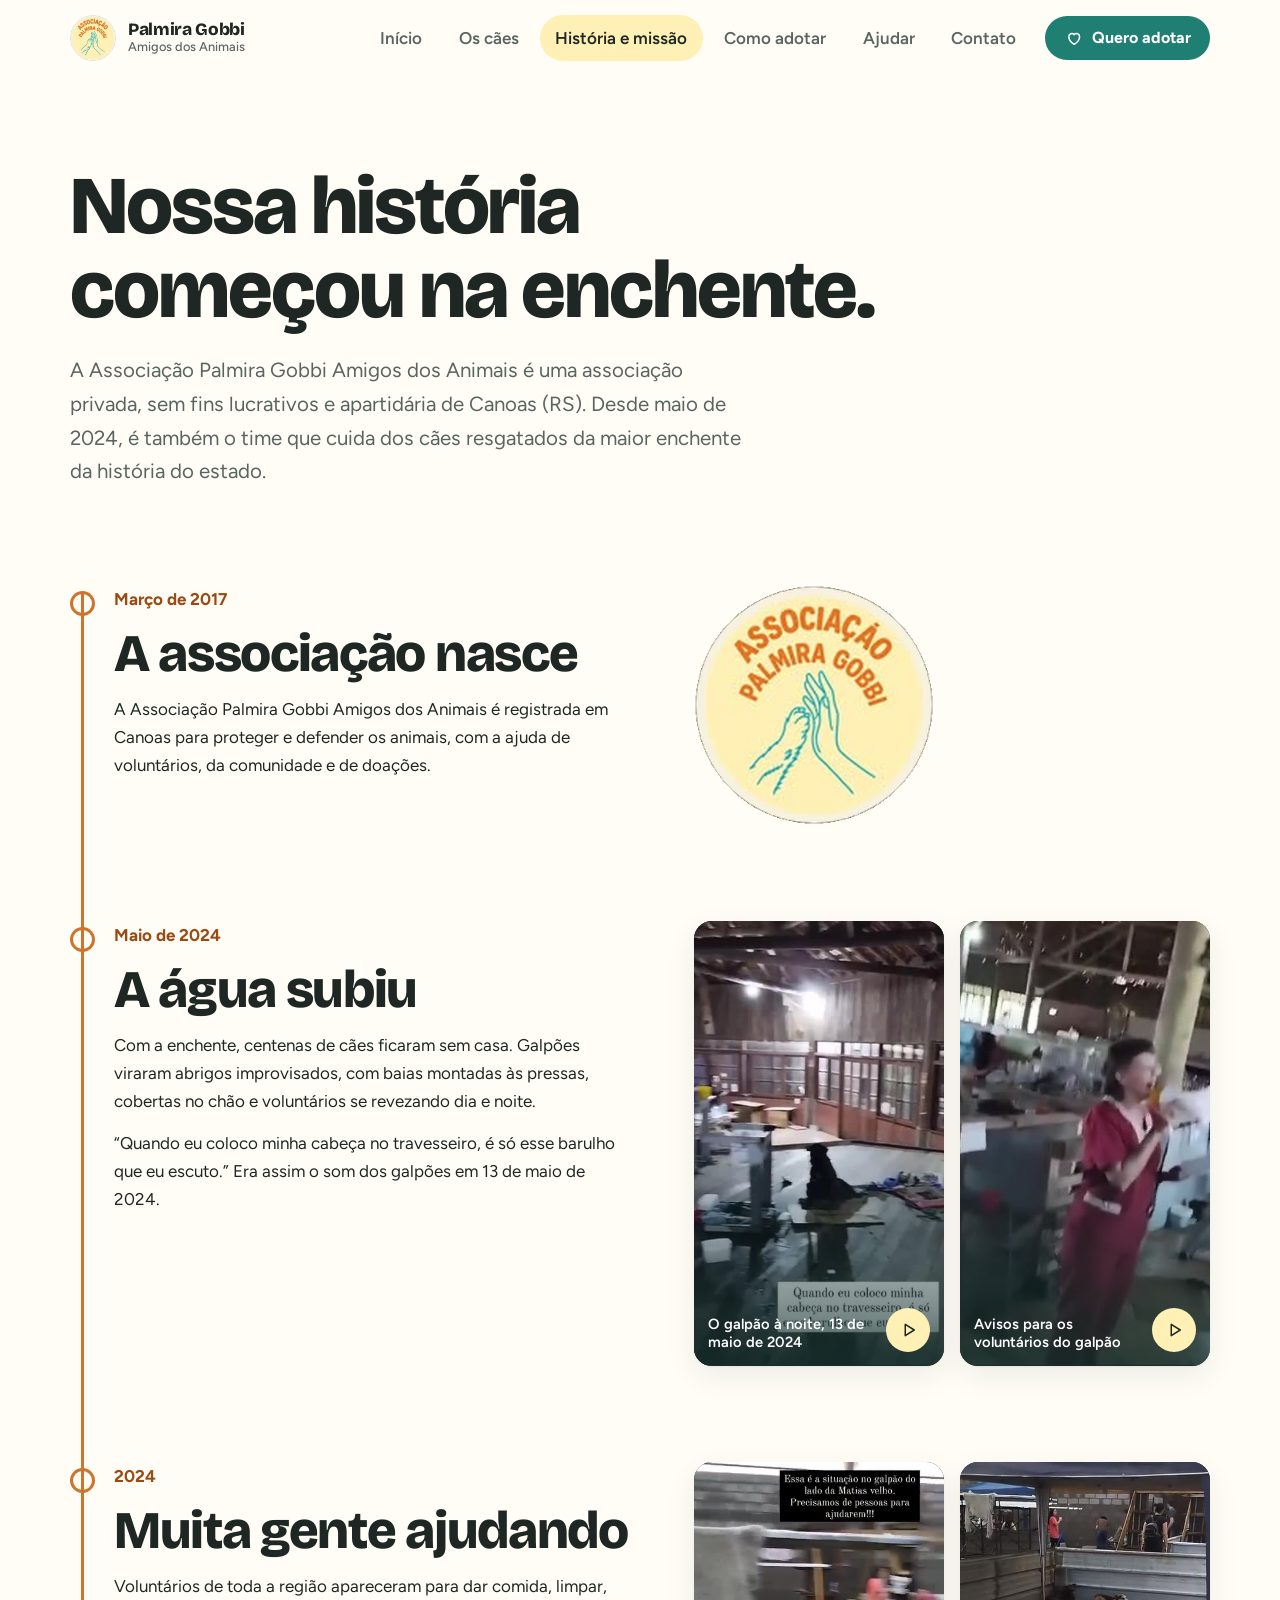
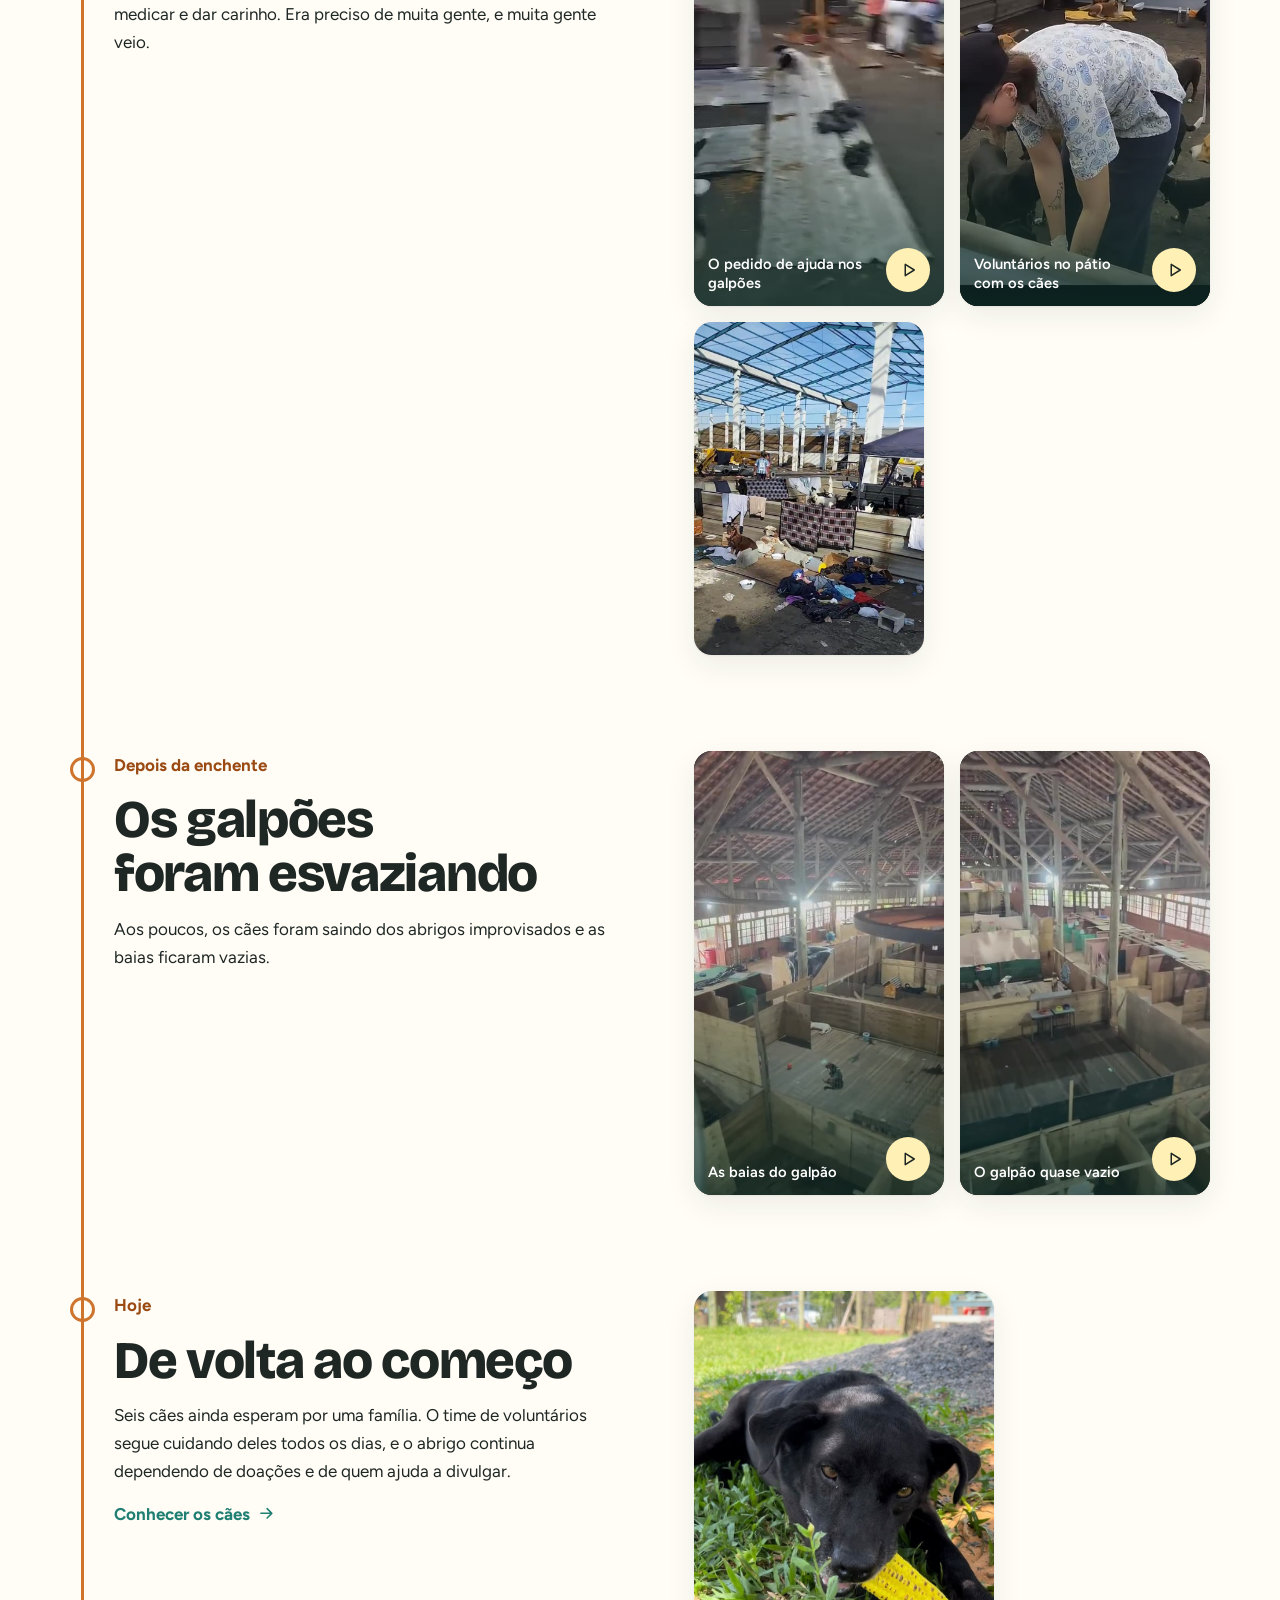
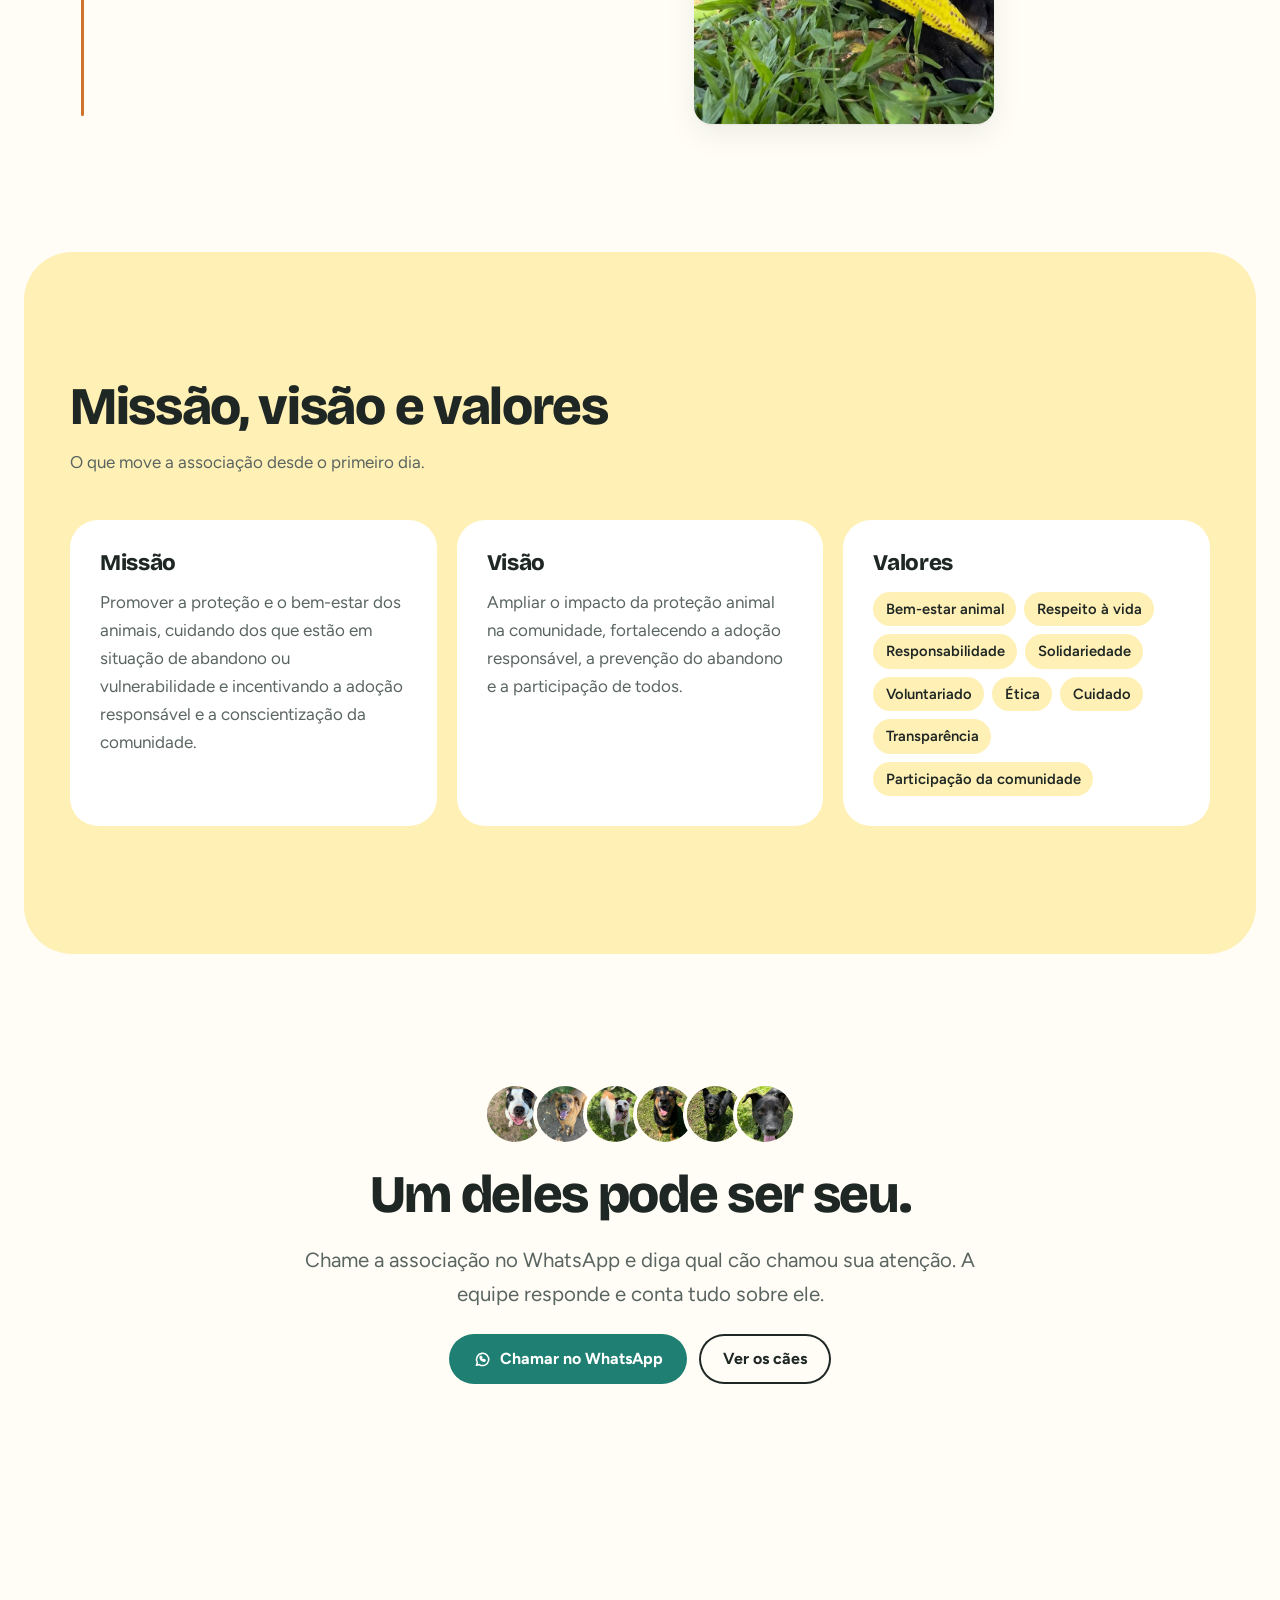
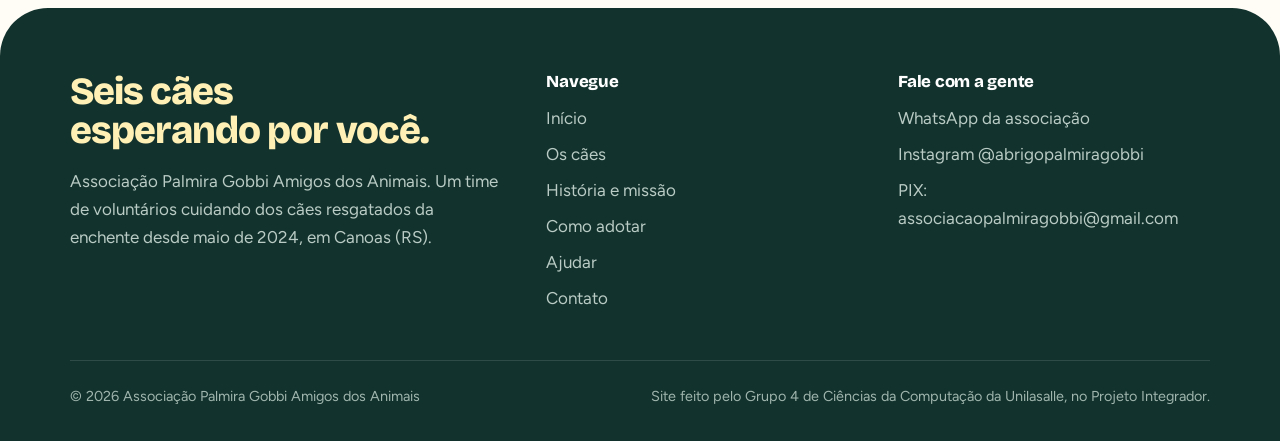
<file: historia.html>
<!doctype html>
<html lang="pt-BR">
<head>
<meta charset="utf-8">
<meta name="viewport" content="width=device-width, initial-scale=1, viewport-fit=cover">
<title>História e missão | Associação Palmira Gobbi</title>
<meta name="description" content="Como a Associação Palmira Gobbi passou a cuidar dos cães resgatados da enchente de maio de 2024 em Canoas (RS).">
<meta name="theme-color" content="#fff0b5">
<meta property="og:title" content="História e missão | Associação Palmira Gobbi">
<meta property="og:description" content="Como a Associação Palmira Gobbi passou a cuidar dos cães resgatados da enchente de maio de 2024 em Canoas (RS).">
<link rel="canonical" href="https://palmira-gobbi.vercel.app/historia.html">
<meta property="og:type" content="website">
<meta property="og:url" content="https://palmira-gobbi.vercel.app/historia.html">
<meta property="og:site_name" content="Associação Palmira Gobbi Amigos dos Animais">
<meta property="og:locale" content="pt_BR">
<meta property="og:image" content="https://palmira-gobbi.vercel.app/assets/img/caes/zeus-2.jpg">
<meta name="twitter:card" content="summary_large_image">

<link rel="icon" type="image/png" href="assets/img/favicon.png">
<link rel="preconnect" href="https://fonts.googleapis.com">
<link rel="preconnect" href="https://fonts.gstatic.com" crossorigin>
<link rel="stylesheet" href="https://fonts.googleapis.com/css2?family=Bricolage+Grotesque:opsz,wght@12..96,600;12..96,800&family=Figtree:wght@400;500;600;700&display=swap">
<link rel="stylesheet" href="assets/css/style.css">
</head>
<body data-root="">
<svg width="0" height="0" style="position:absolute" aria-hidden="true"><symbol id="i-arrow-right" viewBox="0 0 24 24" fill="none" stroke="currentColor" stroke-width="2" stroke-linecap="round" stroke-linejoin="round"><path d="M5 12h14M13 6l6 6-6 6"/></symbol><symbol id="i-arrow-left" viewBox="0 0 24 24" fill="none" stroke="currentColor" stroke-width="2" stroke-linecap="round" stroke-linejoin="round"><path d="M19 12H5M11 18l-6-6 6-6"/></symbol><symbol id="i-menu" viewBox="0 0 24 24" fill="none" stroke="currentColor" stroke-width="2" stroke-linecap="round" stroke-linejoin="round"><path d="M4 7h16M4 12h16M4 17h16"/></symbol><symbol id="i-heart" viewBox="0 0 24 24" fill="none" stroke="currentColor" stroke-width="2" stroke-linecap="round" stroke-linejoin="round"><path d="M12 20s-7-4.4-7-10a4 4 0 0 1 7-2.6A4 4 0 0 1 19 10c0 5.6-7 10-7 10z"/></symbol><symbol id="i-paw" viewBox="0 0 24 24" fill="none" stroke="currentColor" stroke-width="2" stroke-linecap="round" stroke-linejoin="round"><circle cx="7" cy="9" r="1.8"/><circle cx="11" cy="6" r="1.8"/><circle cx="15" cy="6.5" r="1.8"/><circle cx="18" cy="10" r="1.8"/><path d="M8.5 17.5c0-2.5 1.8-5 4-5s4 2.5 4 5c0 1.6-1.4 2-2.5 1.6-1-.4-2-.4-3 0-1.2.4-2.5 0-2.5-1.6z"/></symbol><symbol id="i-instagram" viewBox="0 0 24 24" fill="none" stroke="currentColor" stroke-width="2" stroke-linecap="round" stroke-linejoin="round"><rect x="3.5" y="3.5" width="17" height="17" rx="5"/><circle cx="12" cy="12" r="4"/><circle cx="17.2" cy="6.8" r=".6"/></symbol><symbol id="i-copy" viewBox="0 0 24 24" fill="none" stroke="currentColor" stroke-width="2" stroke-linecap="round" stroke-linejoin="round"><rect x="8" y="8" width="12" height="12" rx="2.5"/><path d="M16 8V6a2 2 0 0 0-2-2H6a2 2 0 0 0-2 2v8a2 2 0 0 0 2 2h2"/></symbol><symbol id="i-check" viewBox="0 0 24 24" fill="none" stroke="currentColor" stroke-width="2" stroke-linecap="round" stroke-linejoin="round"><path d="M5 12.5l4.5 4.5L19 7.5"/></symbol><symbol id="i-play" viewBox="0 0 24 24" fill="none" stroke="currentColor" stroke-width="2" stroke-linecap="round" stroke-linejoin="round"><path d="M7 4.5v15l12-7.5z"/></symbol><symbol id="i-info" viewBox="0 0 24 24" fill="none" stroke="currentColor" stroke-width="2" stroke-linecap="round" stroke-linejoin="round"><circle cx="12" cy="12" r="9"/><path d="M12 11v5M12 7.6v.4"/></symbol><symbol id="i-home" viewBox="0 0 24 24" fill="none" stroke="currentColor" stroke-width="2" stroke-linecap="round" stroke-linejoin="round"><path d="M4 11l8-6.5 8 6.5M6 9.5V19h12V9.5"/></symbol><symbol id="i-users" viewBox="0 0 24 24" fill="none" stroke="currentColor" stroke-width="2" stroke-linecap="round" stroke-linejoin="round"><circle cx="9" cy="8" r="3.2"/><path d="M3 19c.5-3.4 3-5.5 6-5.5s5.5 2.1 6 5.5"/><path d="M16 5a3 3 0 0 1 0 6M18 13.8c1.6.8 2.7 2.6 3 5.2"/></symbol><symbol id="i-share" viewBox="0 0 24 24" fill="none" stroke="currentColor" stroke-width="2" stroke-linecap="round" stroke-linejoin="round"><circle cx="18" cy="5.5" r="2.5"/><circle cx="6" cy="12" r="2.5"/><circle cx="18" cy="18.5" r="2.5"/><path d="M8.2 10.8l7.6-4.1M8.2 13.2l7.6 4.1"/></symbol><symbol id="i-message" viewBox="0 0 24 24" fill="none" stroke="currentColor" stroke-width="2" stroke-linecap="round" stroke-linejoin="round"><path d="M5 18.5V6.5A2 2 0 0 1 7 4.5h10a2 2 0 0 1 2 2v8a2 2 0 0 1-2 2H9z"/></symbol><symbol id="i-pix" viewBox="0 0 24 24" fill="none" stroke="currentColor" stroke-width="2" stroke-linecap="round" stroke-linejoin="round"><path d="M12 3l9 9-9 9-9-9z"/><path d="M8 12l4-4 4 4-4 4z"/></symbol><symbol id="i-drop" viewBox="0 0 24 24" fill="none" stroke="currentColor" stroke-width="2" stroke-linecap="round" stroke-linejoin="round"><path d="M12 3.5s6 6.6 6 11a6 6 0 0 1-12 0c0-4.4 6-11 6-11z"/></symbol><symbol id="i-whats" viewBox="0 0 24 24" fill="none" stroke="currentColor" stroke-width="2" stroke-linecap="round" stroke-linejoin="round"><path d="M4.5 20l1.2-3.6A8 8 0 1 1 8.2 19z"/><path d="M9.2 9.2c.2 2.8 2.6 5.2 5.6 5.6l1-1.4-1.8-1-1 .7a4 4 0 0 1-2.1-2.1l.7-1-1-1.8z"/></symbol><symbol id="i-qr" viewBox="0 0 24 24" fill="none" stroke="currentColor" stroke-width="2" stroke-linecap="round" stroke-linejoin="round"><rect x="4" y="4" width="6" height="6" rx="1"/><rect x="14" y="4" width="6" height="6" rx="1"/><rect x="4" y="14" width="6" height="6" rx="1"/><path d="M14 14h2v2h-2zM18 18h2v2h-2zM14 18h2M18 14h2"/></symbol><symbol id="i-hand" viewBox="0 0 24 24" fill="none" stroke="currentColor" stroke-width="2" stroke-linecap="round" stroke-linejoin="round"><path d="M8 13V6.5a1.5 1.5 0 0 1 3 0V12M11 11V5a1.5 1.5 0 0 1 3 0v6M14 11V6.5a1.5 1.5 0 0 1 3 0V14c0 4-2.5 6.5-6 6.5-2.6 0-4.2-1.4-5.4-3.6L4 14a1.5 1.5 0 0 1 2.5-1.6L8 14"/></symbol></svg>
<a class="skip" href="#conteudo">Pular para o conteúdo</a>
<header class="site-header">
  <div class="wrap">
    <a class="brand" href="index.html" aria-label="Associação Palmira Gobbi, página inicial">
      <img src="assets/img/logo.png" alt="" width="46" height="46">
      <span>Palmira Gobbi<small>Amigos dos Animais</small></span>
    </a>
    <button class="menu-btn" aria-expanded="false" aria-controls="menu" aria-label="Abrir menu"><svg aria-hidden="true"><use href="#i-menu"/></svg></button>
    <nav class="nav" id="menu" aria-label="Principal">
      <a href="index.html">Início</a><a href="caes.html">Os cães</a><a href="historia.html" aria-current="page">História e missão</a><a href="adotar.html">Como adotar</a><a href="ajudar.html">Ajudar</a><a href="contato.html">Contato</a>
      <a class="btn btn-primary" href="caes.html"><svg aria-hidden="true"><use href="#i-heart"/></svg>Quero adotar</a>
    </nav>
  </div>
</header>
<main id="conteudo">

<section class="page-hero"><div class="wrap">
  <h1>Nossa história começou na enchente.</h1>
  <p class="lead">A Associação Palmira Gobbi Amigos dos Animais é uma associação privada, sem fins lucrativos e apartidária de Canoas (RS). Desde maio de 2024, é também o time que cuida dos cães resgatados da maior enchente da história do estado.</p>
</div></section>

<section class="section" style="padding-top:clamp(24px,4vw,48px)">
  <div class="wrap">
    <div class="timeline">
      <article class="moment">
        <div class="text">
          <time datetime="2017-03-14">Março de 2017</time>
          <h2>A associação nasce</h2>
          <p>A Associação Palmira Gobbi Amigos dos Animais é registrada em Canoas para proteger e defender os animais, com a ajuda de voluntários, da comunidade e de doações.</p>
        </div>
        <div class="media"><img class="photo-card" src="assets/img/logo.png" alt="Logo da Associação Palmira Gobbi: uma mão e uma pata se tocando" style="width:min(100%,240px);box-shadow:none" loading="lazy"></div>
      </article>

      <article class="moment">
        <div class="text">
          <time datetime="2024-05">Maio de 2024</time>
          <h2>A água subiu</h2>
          <p>Com a enchente, centenas de cães ficaram sem casa. Galpões viraram abrigos improvisados, com baias montadas às pressas, cobertas no chão e voluntários se revezando dia e noite.</p>
          <p>“Quando eu coloco minha cabeça no travesseiro, é só esse barulho que eu escuto.” Era assim o som dos galpões em 13 de maio de 2024.</p>
        </div>
        <div class="media">
          <div class="clip">
  <video src="assets/video/galpao-noite.mp4" poster="assets/video/galpao-noite.jpg" playsinline preload="none"></video>
  <button><span>O galpão à noite, 13 de maio de 2024</span><i><svg aria-hidden="true"><use href="#i-play"/></svg></i></button>
</div>
          <div class="clip">
  <video src="assets/video/avisos-galpao.mp4" poster="assets/video/avisos-galpao.jpg" playsinline preload="none"></video>
  <button><span>Avisos para os voluntários do galpão</span><i><svg aria-hidden="true"><use href="#i-play"/></svg></i></button>
</div>
        </div>
      </article>

      <article class="moment">
        <div class="text">
          <time datetime="2024">2024</time>
          <h2>Muita gente ajudando</h2>
          <p>Voluntários de toda a região apareceram para dar comida, limpar, medicar e dar carinho. Era preciso de muita gente, e muita gente veio.</p>
        </div>
        <div class="media">
          <div class="clip">
  <video src="assets/video/galpao-mathias.mp4" poster="assets/video/galpao-mathias.jpg" playsinline preload="none"></video>
  <button><span>O pedido de ajuda nos galpões</span><i><svg aria-hidden="true"><use href="#i-play"/></svg></i></button>
</div>
          <div class="clip">
  <video src="assets/video/patio-voluntarios.mp4" poster="assets/video/patio-voluntarios.jpg" playsinline preload="none"></video>
  <button><span>Voluntários no pátio com os cães</span><i><svg aria-hidden="true"><use href="#i-play"/></svg></i></button>
</div>
          <img class="photo-card" src="assets/img/historia/galpao-2024.jpg" alt="Abrigo improvisado em um galpão, com cobertas no chão e cães descansando" loading="lazy" style="width:min(100%,230px)">
        </div>
      </article>

      <article class="moment">
        <div class="text">
          <time>Depois da enchente</time>
          <h2>Os galpões foram esvaziando</h2>
          <p>Aos poucos, os cães foram saindo dos abrigos improvisados e as baias ficaram vazias.</p>
        </div>
        <div class="media">
          <div class="clip">
  <video src="assets/video/galpao-baias.mp4" poster="assets/video/galpao-baias.jpg" playsinline preload="none"></video>
  <button><span>As baias do galpão</span><i><svg aria-hidden="true"><use href="#i-play"/></svg></i></button>
</div>
          <div class="clip">
  <video src="assets/video/galpao-vazio.mp4" poster="assets/video/galpao-vazio.jpg" playsinline preload="none"></video>
  <button><span>O galpão quase vazio</span><i><svg aria-hidden="true"><use href="#i-play"/></svg></i></button>
</div>
        </div>
      </article>

      <article class="moment">
        <div class="text">
          <time>Hoje</time>
          <h2>De volta ao começo</h2>
          <p><span data-count data-many="{W} cães ainda esperam por uma família." data-one="Um cão ainda espera por uma família." data-zero="Todos os cães do resgate já foram adotados.">Seis cães ainda esperam por uma família.</span> O time de voluntários segue cuidando deles todos os dias, e o abrigo continua dependendo de doações e de quem ajuda a divulgar.</p>
          <a class="link-arrow" href="caes.html">Conhecer os cães <svg aria-hidden="true"><use href="#i-arrow-right"/></svg></a>
        </div>
        <div class="media"><img class="photo-card" src="assets/img/caes/chinelo-3.jpg" alt="O Chinelo deitado na grama com um brinquedo amarelo" loading="lazy" style="width:min(100%,300px)"></div>
      </article>
    </div>
  </div>
</section>

<section class="section band" id="missao">
  <div class="wrap">
    <div class="section-head"><h2>Missão, visão e valores</h2><p>O que move a associação desde o primeiro dia.</p></div>
    <div class="mvv">
      <article><h3>Missão</h3><p>Promover a proteção e o bem-estar dos animais, cuidando dos que estão em situação de abandono ou vulnerabilidade e incentivando a adoção responsável e a conscientização da comunidade.</p></article>
      <article><h3>Visão</h3><p>Ampliar o impacto da proteção animal na comunidade, fortalecendo a adoção responsável, a prevenção do abandono e a participação de todos.</p></article>
      <article><h3>Valores</h3>
        <ul class="values"><li>Bem-estar animal</li><li>Respeito à vida</li><li>Responsabilidade</li><li>Solidariedade</li><li>Voluntariado</li><li>Ética</li><li>Cuidado</li><li>Transparência</li><li>Participação da comunidade</li></ul>
      </article>
    </div>
  </div>
</section>
<section class="section"><div class="wrap cta">
  <div class="faces" data-dogs-faces><img src="assets/img/caes/zeus-2.jpg" alt="" loading="lazy"><img src="assets/img/caes/nick-1.jpg" alt="" loading="lazy"><img src="assets/img/caes/pepa-2.jpg" alt="" loading="lazy"><img src="assets/img/caes/safira-2.jpg" alt="" loading="lazy"><img src="assets/img/caes/thunder-1.jpg" alt="" loading="lazy"><img src="assets/img/caes/chinelo-4.jpg" alt="" loading="lazy"></div>
  <h2>Um deles pode ser seu.</h2>
  <p class="lead">Chame a associação no WhatsApp e diga qual cão chamou sua atenção. A equipe responde e conta tudo sobre ele.</p>
  <div class="actions" style="justify-content:center">
    <a class="btn btn-primary" href="https://ig.me/m/abrigopalmiragobbi" data-whats data-msg="Oi! Vi os cães no site e quero saber mais sobre a adoção." target="_blank" rel="noopener"><svg aria-hidden="true"><use href="#i-whats"/></svg>Chamar no WhatsApp</a>
    <a class="btn btn-ghost" href="caes.html">Ver os cães</a>
  </div>
</div></section>

</main>
<footer class="site-footer">
  <div class="wrap">
    <div class="footer-top">
      <div style="display:grid;gap:16px;align-content:start">
        <h2><span data-count data-many="{W} cães esperando por você." data-one="Um cão esperando por você." data-zero="Novos cães chegam sempre.">Seis cães esperando por você.</span></h2>
        <p>Associação Palmira Gobbi Amigos dos Animais. Um time de voluntários cuidando dos cães resgatados da enchente desde maio de 2024, em Canoas (RS).</p>
      </div>
      <div>
        <h3>Navegue</h3>
        <ul><li><a href="index.html">Início</a></li><li><a href="caes.html">Os cães</a></li><li><a href="historia.html">História e missão</a></li><li><a href="adotar.html">Como adotar</a></li><li><a href="ajudar.html">Ajudar</a></li><li><a href="contato.html">Contato</a></li></ul>
      </div>
      <div>
        <h3>Fale com a gente</h3>
        <ul>
          <li><a class="" href="https://ig.me/m/abrigopalmiragobbi" data-whats data-msg="Oi! Vim pelo site da Associação Palmira Gobbi." target="_blank" rel="noopener">WhatsApp da associação</a></li>
          <li><a href="https://www.instagram.com/abrigopalmiragobbi/" target="_blank" rel="noopener">Instagram @abrigopalmiragobbi</a></li>
          <li>PIX: associacaopalmiragobbi@gmail.com</li>
        </ul>
      </div>
    </div>
    <div class="footer-bottom">
      <span>© 2026 Associação Palmira Gobbi Amigos dos Animais</span>
      <span>Site feito pelo Grupo 4 de Ciências da Computação da Unilasalle, no Projeto Integrador.</span>
    </div>
  </div>
</footer>
<div class="toast" role="status" aria-live="polite"><svg aria-hidden="true"><use href="#i-check"/></svg><span></span></div>
<script src="assets/js/config.js"></script>
<script src="assets/js/caes.js"></script>
<script src="assets/js/main.js" defer></script>
</body>
</html>
</file>
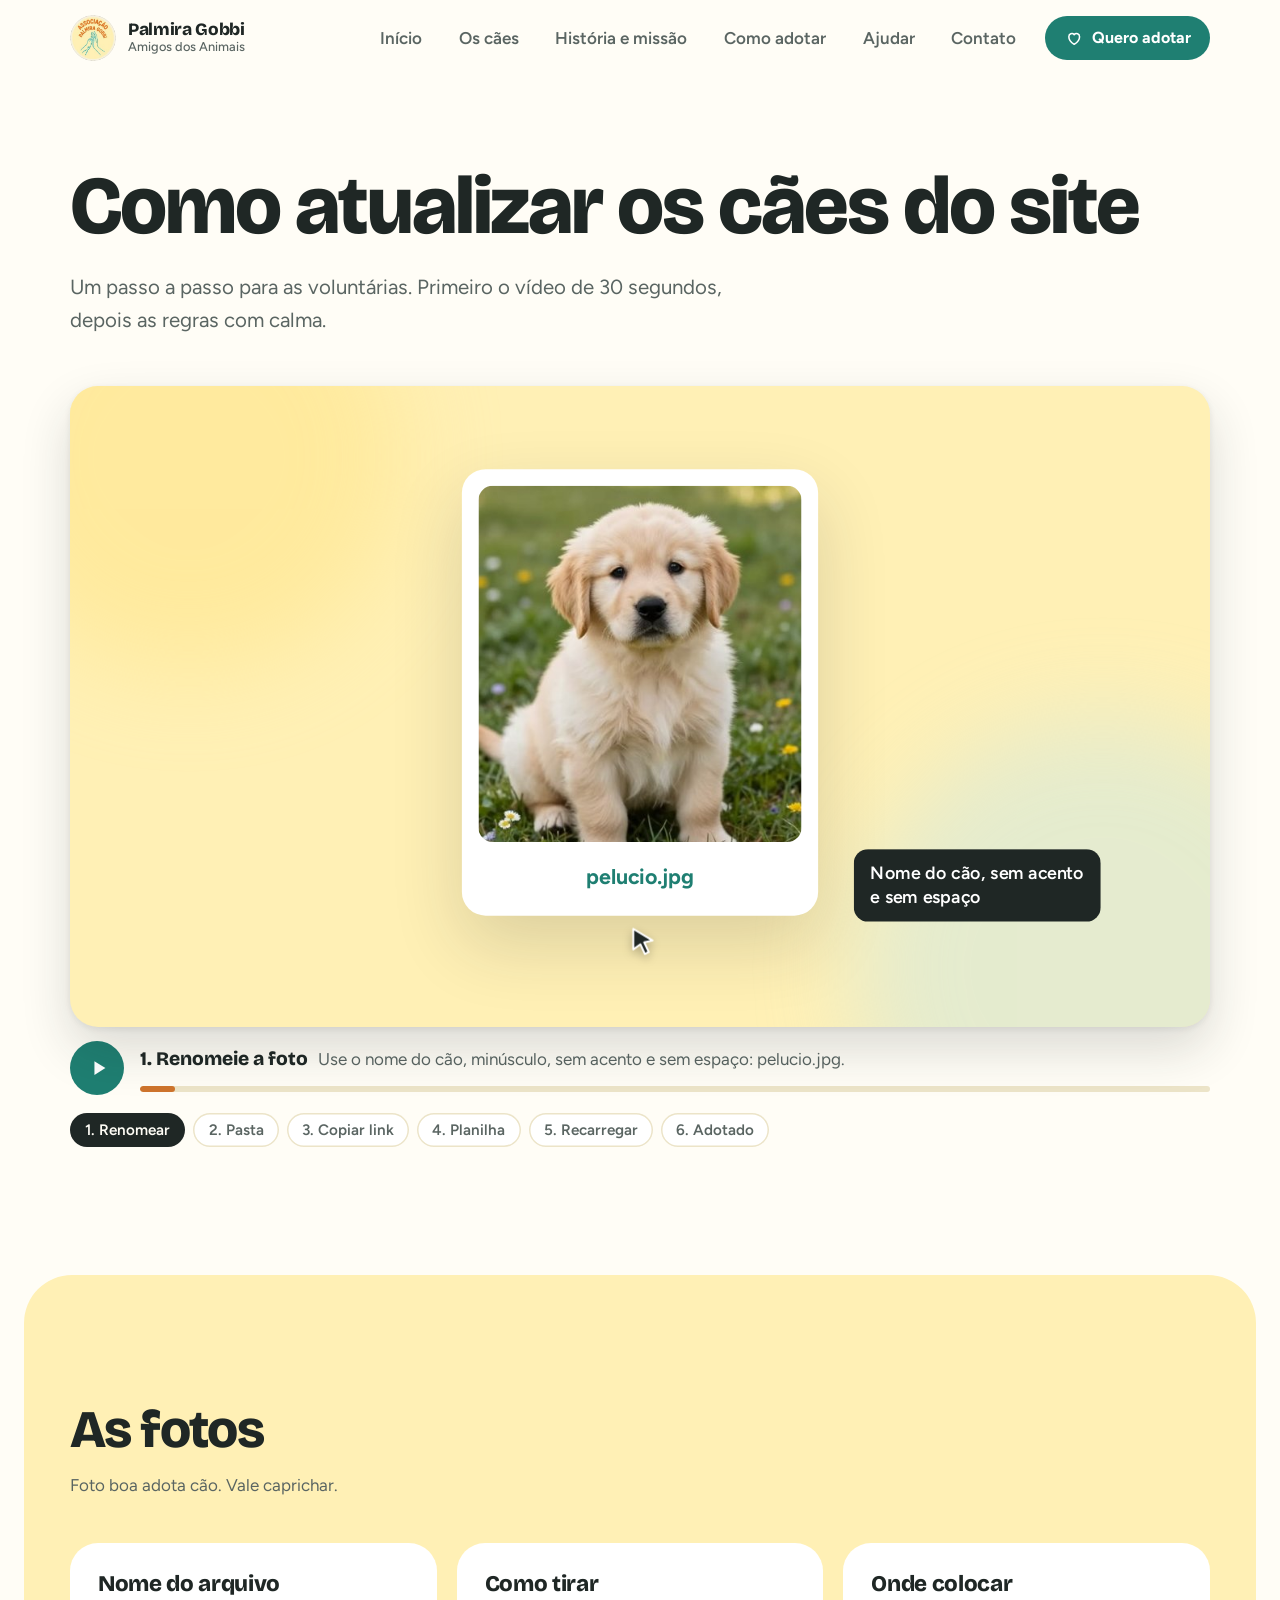
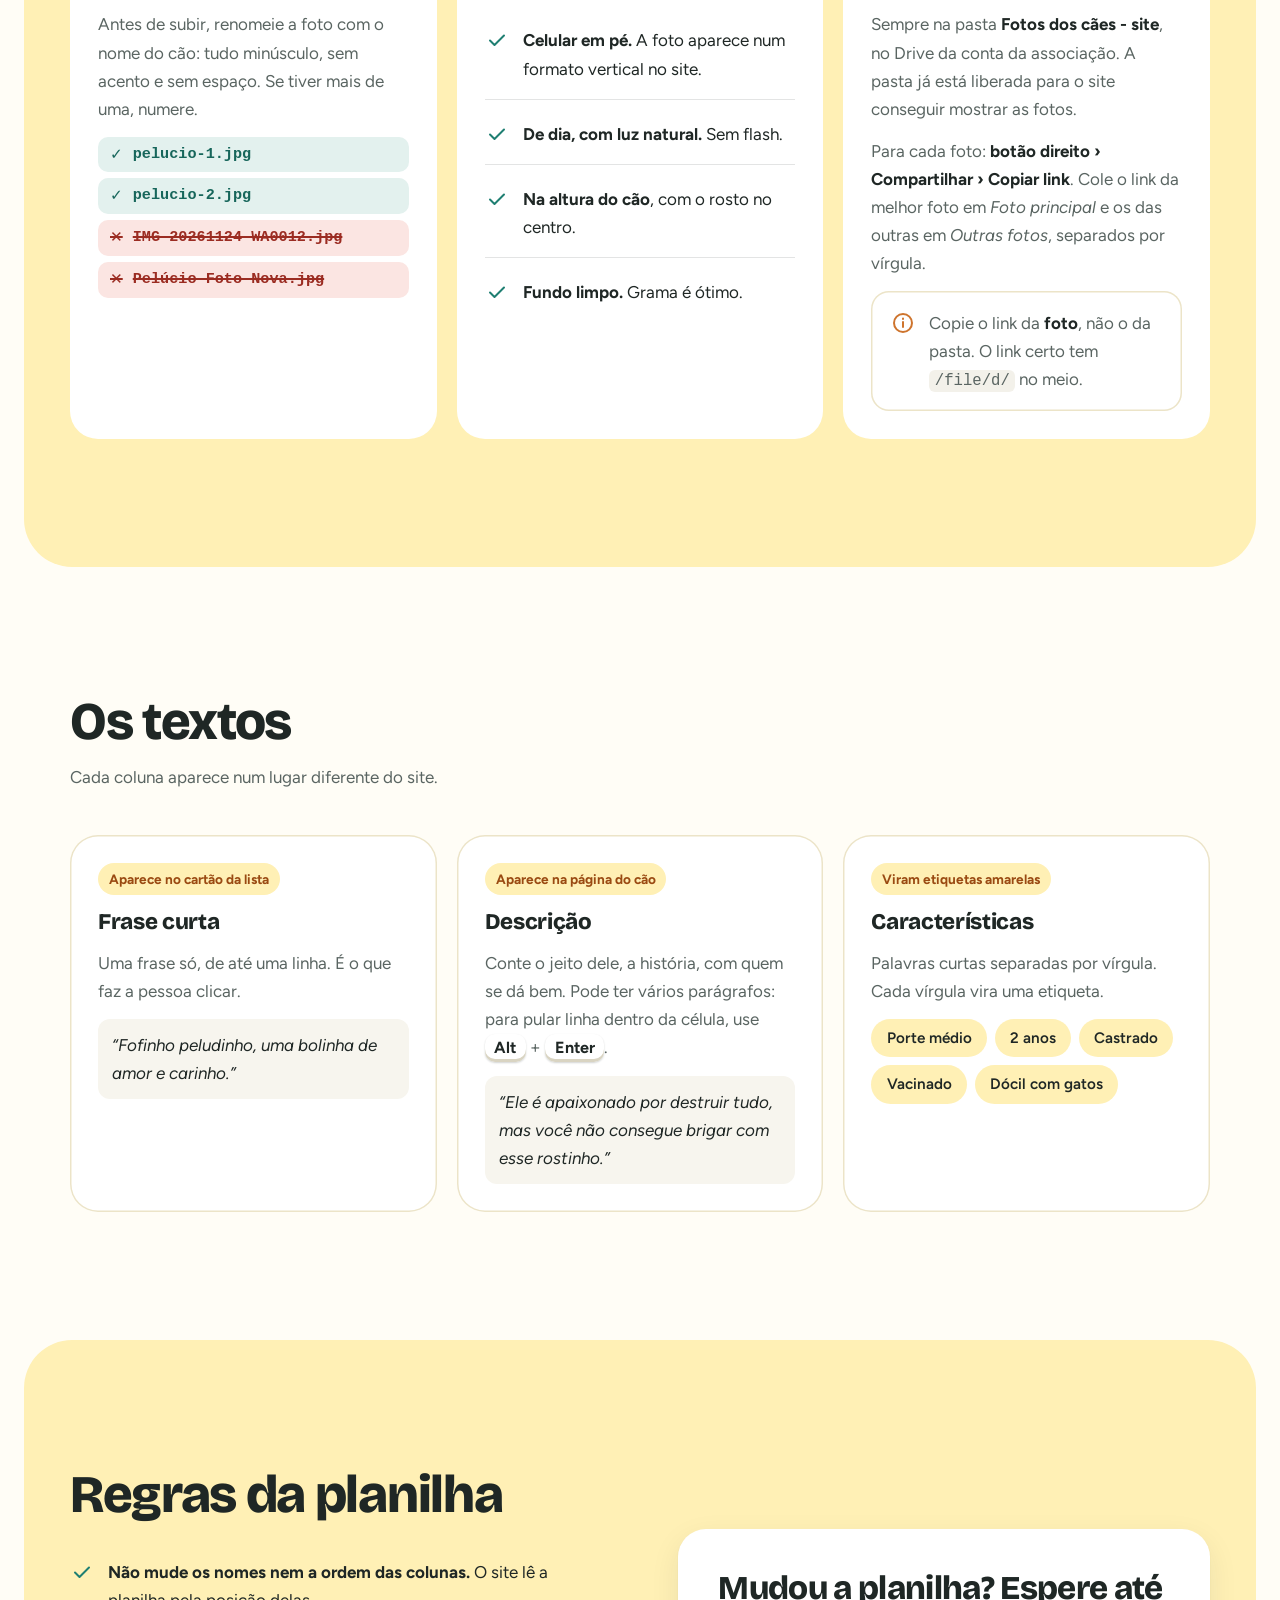
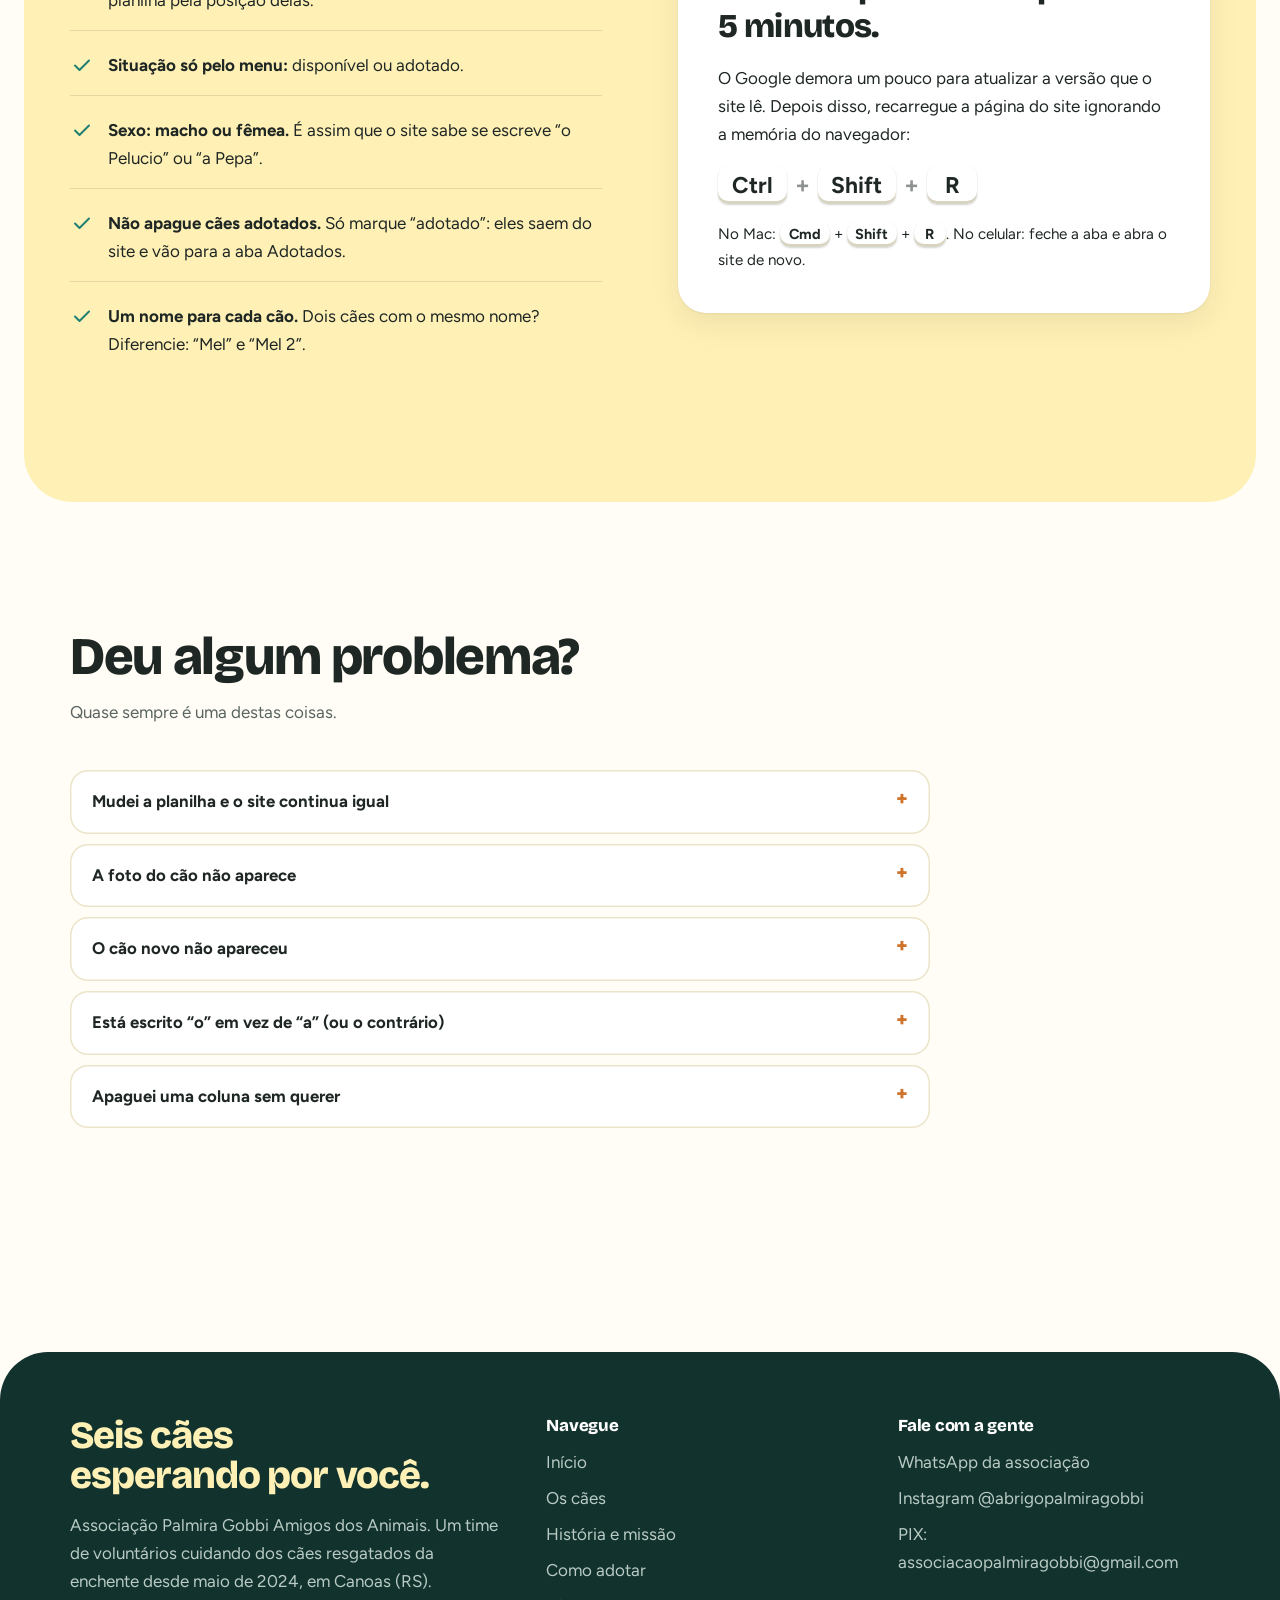
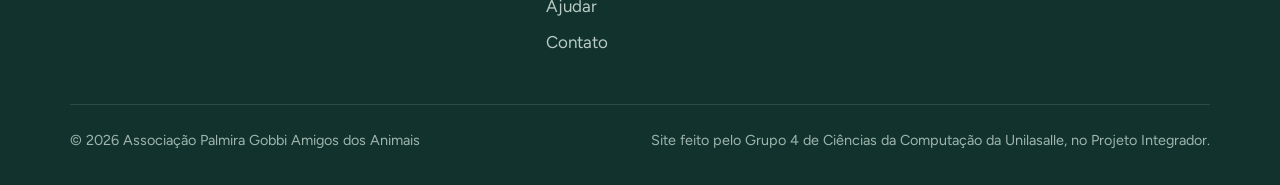
<file: tutorial.html>
<!doctype html>
<html lang="pt-BR">
<head>
<meta charset="utf-8">
<meta name="viewport" content="width=device-width, initial-scale=1, viewport-fit=cover">
<title>Tutorial: atualizar os cães | Associação Palmira Gobbi</title>
<meta name="description" content="Passo a passo para as voluntárias atualizarem os cães do site pela planilha.">
<meta name="theme-color" content="#fff0b5">
<meta property="og:title" content="Tutorial: atualizar os cães | Associação Palmira Gobbi">
<meta property="og:description" content="Passo a passo para as voluntárias atualizarem os cães do site pela planilha.">
<link rel="canonical" href="https://palmira-gobbi.vercel.app/tutorial.html">
<meta property="og:type" content="website">
<meta property="og:url" content="https://palmira-gobbi.vercel.app/tutorial.html">
<meta property="og:site_name" content="Associação Palmira Gobbi Amigos dos Animais">
<meta property="og:locale" content="pt_BR">
<meta property="og:image" content="https://palmira-gobbi.vercel.app/assets/img/caes/zeus-2.jpg">
<meta name="twitter:card" content="summary_large_image">

<link rel="icon" type="image/png" href="assets/img/favicon.png">
<link rel="preconnect" href="https://fonts.googleapis.com">
<link rel="preconnect" href="https://fonts.gstatic.com" crossorigin>
<link rel="stylesheet" href="https://fonts.googleapis.com/css2?family=Bricolage+Grotesque:opsz,wght@12..96,600;12..96,800&family=Figtree:wght@400;500;600;700&display=swap">
<link rel="stylesheet" href="assets/css/style.css">
<link rel="stylesheet" href="assets/css/tutorial.css">
<meta name="robots" content="noindex">
</head>
<body data-root="">
<svg width="0" height="0" style="position:absolute" aria-hidden="true"><symbol id="i-arrow-right" viewBox="0 0 24 24" fill="none" stroke="currentColor" stroke-width="2" stroke-linecap="round" stroke-linejoin="round"><path d="M5 12h14M13 6l6 6-6 6"/></symbol><symbol id="i-arrow-left" viewBox="0 0 24 24" fill="none" stroke="currentColor" stroke-width="2" stroke-linecap="round" stroke-linejoin="round"><path d="M19 12H5M11 18l-6-6 6-6"/></symbol><symbol id="i-menu" viewBox="0 0 24 24" fill="none" stroke="currentColor" stroke-width="2" stroke-linecap="round" stroke-linejoin="round"><path d="M4 7h16M4 12h16M4 17h16"/></symbol><symbol id="i-heart" viewBox="0 0 24 24" fill="none" stroke="currentColor" stroke-width="2" stroke-linecap="round" stroke-linejoin="round"><path d="M12 20s-7-4.4-7-10a4 4 0 0 1 7-2.6A4 4 0 0 1 19 10c0 5.6-7 10-7 10z"/></symbol><symbol id="i-paw" viewBox="0 0 24 24" fill="none" stroke="currentColor" stroke-width="2" stroke-linecap="round" stroke-linejoin="round"><circle cx="7" cy="9" r="1.8"/><circle cx="11" cy="6" r="1.8"/><circle cx="15" cy="6.5" r="1.8"/><circle cx="18" cy="10" r="1.8"/><path d="M8.5 17.5c0-2.5 1.8-5 4-5s4 2.5 4 5c0 1.6-1.4 2-2.5 1.6-1-.4-2-.4-3 0-1.2.4-2.5 0-2.5-1.6z"/></symbol><symbol id="i-instagram" viewBox="0 0 24 24" fill="none" stroke="currentColor" stroke-width="2" stroke-linecap="round" stroke-linejoin="round"><rect x="3.5" y="3.5" width="17" height="17" rx="5"/><circle cx="12" cy="12" r="4"/><circle cx="17.2" cy="6.8" r=".6"/></symbol><symbol id="i-copy" viewBox="0 0 24 24" fill="none" stroke="currentColor" stroke-width="2" stroke-linecap="round" stroke-linejoin="round"><rect x="8" y="8" width="12" height="12" rx="2.5"/><path d="M16 8V6a2 2 0 0 0-2-2H6a2 2 0 0 0-2 2v8a2 2 0 0 0 2 2h2"/></symbol><symbol id="i-check" viewBox="0 0 24 24" fill="none" stroke="currentColor" stroke-width="2" stroke-linecap="round" stroke-linejoin="round"><path d="M5 12.5l4.5 4.5L19 7.5"/></symbol><symbol id="i-play" viewBox="0 0 24 24" fill="none" stroke="currentColor" stroke-width="2" stroke-linecap="round" stroke-linejoin="round"><path d="M7 4.5v15l12-7.5z"/></symbol><symbol id="i-info" viewBox="0 0 24 24" fill="none" stroke="currentColor" stroke-width="2" stroke-linecap="round" stroke-linejoin="round"><circle cx="12" cy="12" r="9"/><path d="M12 11v5M12 7.6v.4"/></symbol><symbol id="i-home" viewBox="0 0 24 24" fill="none" stroke="currentColor" stroke-width="2" stroke-linecap="round" stroke-linejoin="round"><path d="M4 11l8-6.5 8 6.5M6 9.5V19h12V9.5"/></symbol><symbol id="i-users" viewBox="0 0 24 24" fill="none" stroke="currentColor" stroke-width="2" stroke-linecap="round" stroke-linejoin="round"><circle cx="9" cy="8" r="3.2"/><path d="M3 19c.5-3.4 3-5.5 6-5.5s5.5 2.1 6 5.5"/><path d="M16 5a3 3 0 0 1 0 6M18 13.8c1.6.8 2.7 2.6 3 5.2"/></symbol><symbol id="i-share" viewBox="0 0 24 24" fill="none" stroke="currentColor" stroke-width="2" stroke-linecap="round" stroke-linejoin="round"><circle cx="18" cy="5.5" r="2.5"/><circle cx="6" cy="12" r="2.5"/><circle cx="18" cy="18.5" r="2.5"/><path d="M8.2 10.8l7.6-4.1M8.2 13.2l7.6 4.1"/></symbol><symbol id="i-message" viewBox="0 0 24 24" fill="none" stroke="currentColor" stroke-width="2" stroke-linecap="round" stroke-linejoin="round"><path d="M5 18.5V6.5A2 2 0 0 1 7 4.5h10a2 2 0 0 1 2 2v8a2 2 0 0 1-2 2H9z"/></symbol><symbol id="i-pix" viewBox="0 0 24 24" fill="none" stroke="currentColor" stroke-width="2" stroke-linecap="round" stroke-linejoin="round"><path d="M12 3l9 9-9 9-9-9z"/><path d="M8 12l4-4 4 4-4 4z"/></symbol><symbol id="i-drop" viewBox="0 0 24 24" fill="none" stroke="currentColor" stroke-width="2" stroke-linecap="round" stroke-linejoin="round"><path d="M12 3.5s6 6.6 6 11a6 6 0 0 1-12 0c0-4.4 6-11 6-11z"/></symbol><symbol id="i-whats" viewBox="0 0 24 24" fill="none" stroke="currentColor" stroke-width="2" stroke-linecap="round" stroke-linejoin="round"><path d="M4.5 20l1.2-3.6A8 8 0 1 1 8.2 19z"/><path d="M9.2 9.2c.2 2.8 2.6 5.2 5.6 5.6l1-1.4-1.8-1-1 .7a4 4 0 0 1-2.1-2.1l.7-1-1-1.8z"/></symbol><symbol id="i-qr" viewBox="0 0 24 24" fill="none" stroke="currentColor" stroke-width="2" stroke-linecap="round" stroke-linejoin="round"><rect x="4" y="4" width="6" height="6" rx="1"/><rect x="14" y="4" width="6" height="6" rx="1"/><rect x="4" y="14" width="6" height="6" rx="1"/><path d="M14 14h2v2h-2zM18 18h2v2h-2zM14 18h2M18 14h2"/></symbol><symbol id="i-hand" viewBox="0 0 24 24" fill="none" stroke="currentColor" stroke-width="2" stroke-linecap="round" stroke-linejoin="round"><path d="M8 13V6.5a1.5 1.5 0 0 1 3 0V12M11 11V5a1.5 1.5 0 0 1 3 0v6M14 11V6.5a1.5 1.5 0 0 1 3 0V14c0 4-2.5 6.5-6 6.5-2.6 0-4.2-1.4-5.4-3.6L4 14a1.5 1.5 0 0 1 2.5-1.6L8 14"/></symbol></svg>
<a class="skip" href="#conteudo">Pular para o conteúdo</a>
<header class="site-header">
  <div class="wrap">
    <a class="brand" href="index.html" aria-label="Associação Palmira Gobbi, página inicial">
      <img src="assets/img/logo.png" alt="" width="46" height="46">
      <span>Palmira Gobbi<small>Amigos dos Animais</small></span>
    </a>
    <button class="menu-btn" aria-expanded="false" aria-controls="menu" aria-label="Abrir menu"><svg aria-hidden="true"><use href="#i-menu"/></svg></button>
    <nav class="nav" id="menu" aria-label="Principal">
      <a href="index.html">Início</a><a href="caes.html">Os cães</a><a href="historia.html">História e missão</a><a href="adotar.html">Como adotar</a><a href="ajudar.html">Ajudar</a><a href="contato.html">Contato</a>
      <a class="btn btn-primary" href="caes.html"><svg aria-hidden="true"><use href="#i-heart"/></svg>Quero adotar</a>
    </nav>
  </div>
</header>
<main id="conteudo">
<section class="page-hero"><div class="wrap">
  <h1>Como atualizar os cães do site</h1>
  <p class="lead">Um passo a passo para as voluntárias. Primeiro o vídeo de 30 segundos, depois as regras com calma.</p>
</div></section>

<section class="section" style="padding-top:0">
  <div class="wrap">
    <div class="player" data-player>
      <div class="stage" data-stage aria-hidden="true">
        <div class="canvas" data-canvas>
          <div class="ambient"><i></i><i></i></div>

          <!-- 1. Renomear -->
          <div class="scene s1" data-scene>
            <div class="file-card">
              <img src="assets/img/tutorial/pelucio.jpg" alt="">
              <div class="fname"><span class="old">IMG-20261124-WA0012.jpg</span><span class="new">pelucio.jpg</span></div>
            </div>
            <div class="hint h-right">Nome do cão, sem acento<br>e sem espaço</div>
          </div>

          <!-- 2. Pasta -->
          <div class="scene s2" data-scene>
            <div class="win">
              <div class="win-bar"><span class="dots"><i></i><i></i><i></i></span><span class="win-title">Google Drive</span></div>
              <div class="drive">
                <aside><b>Meu Drive</b><span>Compartilhados</span><span>Recentes</span></aside>
                <div class="rows">
                  <div class="row"><span class="ico folder grey"></span>Abrigo Palmira Gobbi</div>
                  <div class="row"><span class="ico folder grey"></span>Atas de reuniões</div>
                  <div class="row target"><span class="ico folder"></span><b>Fotos dos cães - site</b></div>
                  <div class="row"><span class="ico sheet"></span>Cães para adoção - Site Palmira Gobbi</div>
                </div>
              </div>
            </div>
            <div class="fly"><img src="assets/img/tutorial/pelucio.jpg" alt=""><span>pelucio.jpg</span></div>
          </div>

          <!-- 3. Copiar link -->
          <div class="scene s3" data-scene>
            <div class="win">
              <div class="win-bar"><span class="dots"><i></i><i></i><i></i></span><span class="win-title">Meu Drive › Fotos dos cães - site</span></div>
              <div class="drive">
                <aside><b>Meu Drive</b><span>Compartilhados</span><span>Recentes</span></aside>
                <div class="rows">
                  <div class="row picked"><span class="ico img"></span>pelucio.jpg</div>
                </div>
              </div>
              <div class="ctx">
                <div>Abrir com</div><div>Baixar</div><div>Renomear</div><div class="has-sub">Compartilhar <em>›</em></div><div>Mover para a lixeira</div>
              </div>
              <div class="ctx sub"><div>Compartilhar</div><div class="hit">Copiar link</div></div>
              <div class="toast-mock">Link copiado</div>
            </div>
          </div>

          <!-- 4. Planilha -->
          <div class="scene s4" data-scene>
            <div class="win">
              <div class="win-bar"><span class="dots"><i></i><i></i><i></i></span><span class="win-title">Cães para adoção - Site Palmira Gobbi</span></div>
              <div class="sheet">
                <div class="tr th"><span>Situação</span><span>Nome</span><span>Sexo</span><span>Frase curta</span><span>Descrição</span><span>Características</span><span>Foto principal</span></div>
                <div class="tr dim"><span><i class="chip ok">disponível</i></span><span>Zeus</span><span>macho</span><span>Branco com manchas…</span><span>O Zeus já teve uma…</span><span>Branco e preto, …</span><span>zeus-2.jpg</span></div>
                <div class="tr dim"><span><i class="chip ok">disponível</i></span><span>Chinelo</span><span>macho</span><span>Pretinho de olhos…</span><span>O Chinelo é…</span><span>Preto, Olhos cor…</span><span>chinelo-4.jpg</span></div>
                <div class="tr new"><span><i class="chip ok">disponível</i></span><span>Pelucio</span><span>macho</span><span>Fofinho peludinho…</span><span>Ele é apaixonado por…</span><span>amarelinho, arteiro, …</span><span class="link">drive.google.com/file/d/1fprb…</span></div>
              </div>
            </div>
            <div class="keys k-paste"><kbd>Ctrl</kbd><b>+</b><kbd>V</kbd></div>
          </div>

          <!-- 5. Recarregar -->
          <div class="scene s5" data-scene>
            <div class="win">
              <div class="win-bar url"><span class="dots"><i></i><i></i><i></i></span><span class="reload">↻</span><span class="addr">palmira-gobbi.vercel.app/caes.html</span></div>
              <div class="site">
                <h4>Os cães</h4>
                <div class="cards">
                  <figure><img src="assets/img/caes/zeus-2.jpg" alt=""><figcaption>Zeus</figcaption></figure>
                  <figure><img src="assets/img/caes/pepa-2.jpg" alt=""><figcaption>Pepa</figcaption></figure>
                  <figure><img src="assets/img/caes/chinelo-4.jpg" alt=""><figcaption>Chinelo</figcaption></figure>
                  <figure class="pop"><img src="assets/img/tutorial/pelucio.jpg" alt=""><figcaption>Pelucio</figcaption><em>novo</em></figure>
                </div>
              </div>
            </div>
            <div class="keys k-reload"><kbd>Ctrl</kbd><b>+</b><kbd>Shift</kbd><b>+</b><kbd>R</kbd></div>
          </div>

          <!-- 6. Adotado -->
          <div class="scene s6" data-scene>
            <div class="mini-sheet">
              <div class="tr"><span>Situação</span><span>Nome</span></div>
              <div class="tr"><span class="swap"><i class="chip ok">disponível</i><i class="chip ad">adotado</i></span><span>Pelucio</span></div>
            </div>
            <div class="arrow">→</div>
            <div class="mini-site">
              <figure><img src="assets/img/caes/zeus-2.jpg" alt=""></figure>
              <figure class="gone"><img src="assets/img/tutorial/pelucio.jpg" alt=""><b>❤️</b></figure>
              <figure><img src="assets/img/caes/pepa-2.jpg" alt=""></figure>
            </div>
          </div>

          <svg class="cursor" data-cursor viewBox="0 0 24 24" aria-hidden="true"><path d="M4 2l15 9-6.5 1.5L16 20l-3 1.5-3.5-7.5L4 18z" fill="#1f2725" stroke="#fff" stroke-width="1.5" stroke-linejoin="round"/></svg>
        </div>
      </div>

      <div class="player-bar">
        <button class="play" data-play aria-label="Pausar">
          <svg class="i-pause" viewBox="0 0 24 24" aria-hidden="true"><rect x="6" y="5" width="4" height="14" rx="1"/><rect x="14" y="5" width="4" height="14" rx="1"/></svg>
          <svg class="i-play" viewBox="0 0 24 24" aria-hidden="true"><path d="M7 4.5v15l12-7.5z"/></svg>
        </button>
        <div class="caption" aria-live="polite"><b data-cap-title>1. Renomeie a foto</b><span data-cap-text></span></div>
        <div class="track"><i data-progress></i></div>
      </div>
      <ol class="step-pills" data-pills>
        <li><button>Renomear</button></li><li><button>Pasta</button></li><li><button>Copiar link</button></li>
        <li><button>Planilha</button></li><li><button>Recarregar</button></li><li><button>Adotado</button></li>
      </ol>
    </div>
  </div>
</section>

<section class="section band">
  <div class="wrap">
    <div class="section-head"><h2>As fotos</h2><p>Foto boa adota cão. Vale caprichar.</p></div>
    <div class="tut-grid">
      <article class="tut-card">
        <h3>Nome do arquivo</h3>
        <p>Antes de subir, renomeie a foto com o nome do cão: tudo minúsculo, sem acento e sem espaço. Se tiver mais de uma, numere.</p>
        <ul class="ex"><li class="good">pelucio-1.jpg</li><li class="good">pelucio-2.jpg</li><li class="bad">IMG-20261124-WA0012.jpg</li><li class="bad">Pelúcio Foto Nova.jpg</li></ul>
      </article>
      <article class="tut-card">
        <h3>Como tirar</h3>
        <ul class="checklist">
          <li><svg aria-hidden="true"><use href="#i-check"/></svg><span><strong>Celular em pé.</strong> A foto aparece num formato vertical no site.</span></li>
          <li><svg aria-hidden="true"><use href="#i-check"/></svg><span><strong>De dia, com luz natural.</strong> Sem flash.</span></li>
          <li><svg aria-hidden="true"><use href="#i-check"/></svg><span><strong>Na altura do cão</strong>, com o rosto no centro.</span></li>
          <li><svg aria-hidden="true"><use href="#i-check"/></svg><span><strong>Fundo limpo.</strong> Grama é ótimo.</span></li>
        </ul>
      </article>
      <article class="tut-card">
        <h3>Onde colocar</h3>
        <p>Sempre na pasta <strong>Fotos dos cães - site</strong>, no Drive da conta da associação. A pasta já está liberada para o site conseguir mostrar as fotos.</p>
        <p>Para cada foto: <strong>botão direito › Compartilhar › Copiar link</strong>. Cole o link da melhor foto em <em>Foto principal</em> e os das outras em <em>Outras fotos</em>, separados por vírgula.</p>
        <div class="note"><svg aria-hidden="true"><use href="#i-info"/></svg><p>Copie o link da <strong>foto</strong>, não o da pasta. O link certo tem <code>/file/d/</code> no meio.</p></div>
      </article>
    </div>
  </div>
</section>

<section class="section">
  <div class="wrap">
    <div class="section-head"><h2>Os textos</h2><p>Cada coluna aparece num lugar diferente do site.</p></div>
    <div class="tut-grid">
      <article class="tut-card">
        <span class="where">Aparece no cartão da lista</span>
        <h3>Frase curta</h3>
        <p>Uma frase só, de até uma linha. É o que faz a pessoa clicar.</p>
        <p class="sample">“Fofinho peludinho, uma bolinha de amor e carinho.”</p>
      </article>
      <article class="tut-card">
        <span class="where">Aparece na página do cão</span>
        <h3>Descrição</h3>
        <p>Conte o jeito dele, a história, com quem se dá bem. Pode ter vários parágrafos: para pular linha dentro da célula, use <kbd>Alt</kbd> + <kbd>Enter</kbd>.</p>
        <p class="sample">“Ele é apaixonado por destruir tudo, mas você não consegue brigar com esse rostinho.”</p>
      </article>
      <article class="tut-card">
        <span class="where">Viram etiquetas amarelas</span>
        <h3>Características</h3>
        <p>Palavras curtas separadas por vírgula. Cada vírgula vira uma etiqueta.</p>
        <ul class="chips"><li>Porte médio</li><li>2 anos</li><li>Castrado</li><li>Vacinado</li><li>Dócil com gatos</li></ul>
      </article>
    </div>
  </div>
</section>

<section class="section band">
  <div class="wrap split">
    <div class="text">
      <h2>Regras da planilha</h2>
      <ul class="checklist">
        <li><svg aria-hidden="true"><use href="#i-check"/></svg><span><strong>Não mude os nomes nem a ordem das colunas.</strong> O site lê a planilha pela posição delas.</span></li>
        <li><svg aria-hidden="true"><use href="#i-check"/></svg><span><strong>Situação só pelo menu:</strong> disponível ou adotado.</span></li>
        <li><svg aria-hidden="true"><use href="#i-check"/></svg><span><strong>Sexo: macho ou fêmea.</strong> É assim que o site sabe se escreve “o Pelucio” ou “a Pepa”.</span></li>
        <li><svg aria-hidden="true"><use href="#i-check"/></svg><span><strong>Não apague cães adotados.</strong> Só marque “adotado”: eles saem do site e vão para a aba Adotados.</span></li>
        <li><svg aria-hidden="true"><use href="#i-check"/></svg><span><strong>Um nome para cada cão.</strong> Dois cães com o mesmo nome? Diferencie: “Mel” e “Mel 2”.</span></li>
      </ul>
    </div>
    <article class="quote-card">
      <p class="big">Mudou a planilha? Espere até 5 minutos.</p>
      <p>O Google demora um pouco para atualizar a versão que o site lê. Depois disso, recarregue a página do site ignorando a memória do navegador:</p>
      <div class="keys static"><kbd>Ctrl</kbd><b>+</b><kbd>Shift</kbd><b>+</b><kbd>R</kbd></div>
      <p class="small">No Mac: <kbd>Cmd</kbd> + <kbd>Shift</kbd> + <kbd>R</kbd>. No celular: feche a aba e abra o site de novo.</p>
    </article>
  </div>
</section>

<section class="section">
  <div class="wrap">
    <div class="section-head"><h2>Deu algum problema?</h2><p>Quase sempre é uma destas coisas.</p></div>
    <div class="faq">
      <details>
        <summary>Mudei a planilha e o site continua igual</summary>
        <p>Espere 5 minutos e recarregue com <kbd>Ctrl</kbd> + <kbd>Shift</kbd> + <kbd>R</kbd>. Se ainda assim não mudar, limpe a memória (cache) do navegador: aperte <kbd>Ctrl</kbd> + <kbd>Shift</kbd> + <kbd>Delete</kbd>, marque só <strong>Imagens e arquivos armazenados em cache</strong>, escolha <strong>Última hora</strong> e clique em <strong>Limpar dados</strong>. Isso não apaga senhas nem histórico.</p>
      </details>
      <details>
        <summary>A foto do cão não aparece</summary>
        <p>Confira três coisas: a foto está dentro da pasta <strong>Fotos dos cães - site</strong>; o link colado é da foto, com <code>/file/d/</code> no meio, e não o da pasta; e não sobrou espaço ou texto a mais na célula. Fotos muito grandes (mais de 10 MB) podem demorar para carregar.</p>
      </details>
      <details>
        <summary>O cão novo não apareceu</summary>
        <p>Veja se a Situação está como <strong>disponível</strong> (pelo menu) e se a coluna Nome está preenchida. Linha sem nome é ignorada.</p>
      </details>
      <details>
        <summary>Está escrito “o” em vez de “a” (ou o contrário)</summary>
        <p>Corrija a coluna Sexo: <strong>macho</strong> ou <strong>fêmea</strong>.</p>
      </details>
      <details>
        <summary>Apaguei uma coluna sem querer</summary>
        <p>No Google Planilhas, aperte <kbd>Ctrl</kbd> + <kbd>Z</kbd> para desfazer, ou vá em <strong>Arquivo › Histórico de versões</strong> e volte para uma versão anterior.</p>
      </details>
    </div>
  </div>
</section>

</main>
<footer class="site-footer">
  <div class="wrap">
    <div class="footer-top">
      <div style="display:grid;gap:16px;align-content:start">
        <h2><span data-count data-many="{W} cães esperando por você." data-one="Um cão esperando por você." data-zero="Novos cães chegam sempre.">Seis cães esperando por você.</span></h2>
        <p>Associação Palmira Gobbi Amigos dos Animais. Um time de voluntários cuidando dos cães resgatados da enchente desde maio de 2024, em Canoas (RS).</p>
      </div>
      <div>
        <h3>Navegue</h3>
        <ul><li><a href="index.html">Início</a></li><li><a href="caes.html">Os cães</a></li><li><a href="historia.html">História e missão</a></li><li><a href="adotar.html">Como adotar</a></li><li><a href="ajudar.html">Ajudar</a></li><li><a href="contato.html">Contato</a></li></ul>
      </div>
      <div>
        <h3>Fale com a gente</h3>
        <ul>
          <li><a class="" href="https://ig.me/m/abrigopalmiragobbi" data-whats data-msg="Oi! Vim pelo site da Associação Palmira Gobbi." target="_blank" rel="noopener">WhatsApp da associação</a></li>
          <li><a href="https://www.instagram.com/abrigopalmiragobbi/" target="_blank" rel="noopener">Instagram @abrigopalmiragobbi</a></li>
          <li>PIX: associacaopalmiragobbi@gmail.com</li>
        </ul>
      </div>
    </div>
    <div class="footer-bottom">
      <span>© 2026 Associação Palmira Gobbi Amigos dos Animais</span>
      <span>Site feito pelo Grupo 4 de Ciências da Computação da Unilasalle, no Projeto Integrador.</span>
    </div>
  </div>
</footer>
<div class="toast" role="status" aria-live="polite"><svg aria-hidden="true"><use href="#i-check"/></svg><span></span></div>
<script src="assets/js/config.js"></script>
<script src="assets/js/caes.js"></script>
<script src="assets/js/main.js" defer></script>
<script src="assets/js/tutorial.js" defer></script>
</body>
</html>
</file>
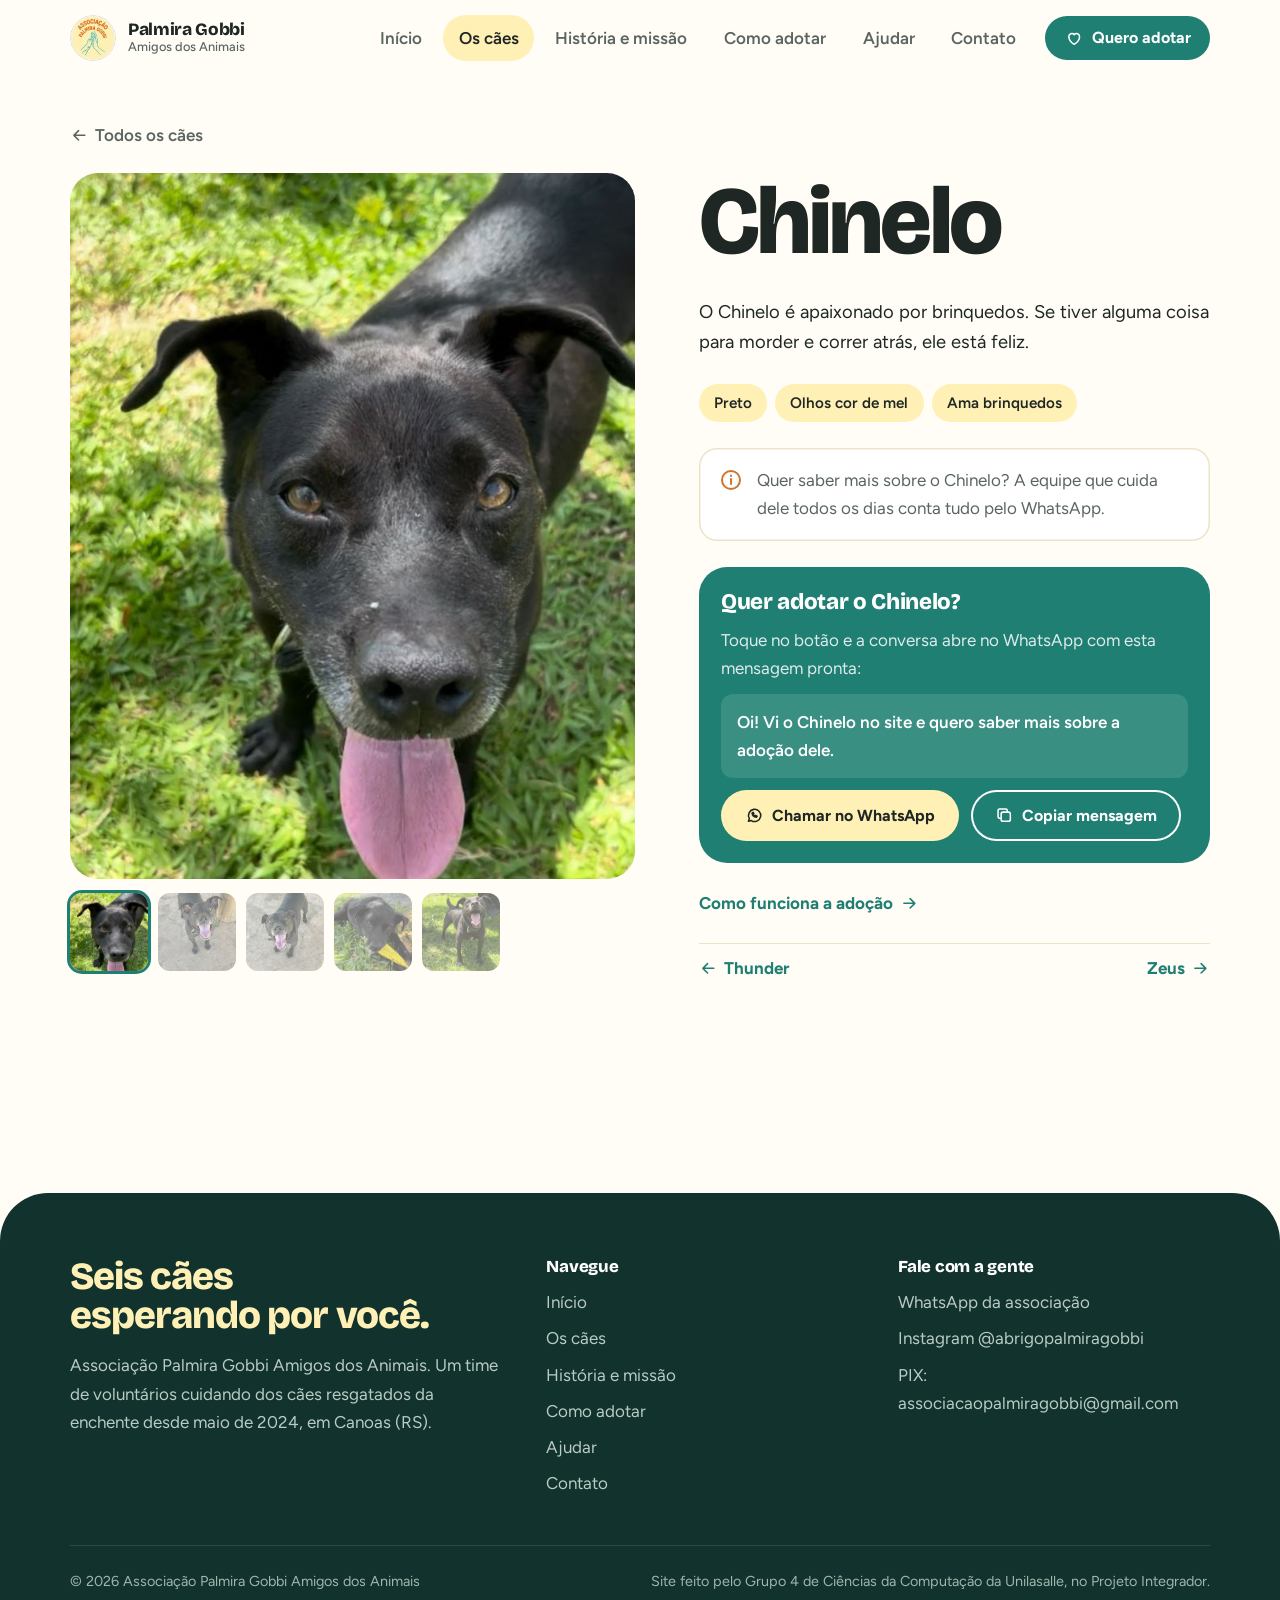
<file: caes/chinelo.html>
<!doctype html><html lang="pt-BR"><head><meta charset="utf-8"><title>Chinelo | Associação Palmira Gobbi</title>
<link rel="canonical" href="https://palmira-gobbi.vercel.app/cao.html?c=chinelo"><meta name="robots" content="noindex">
<meta http-equiv="refresh" content="0; url=../cao.html?c=chinelo"></head>
<body><a href="../cao.html?c=chinelo">Ver Chinelo</a></body></html>
</file>
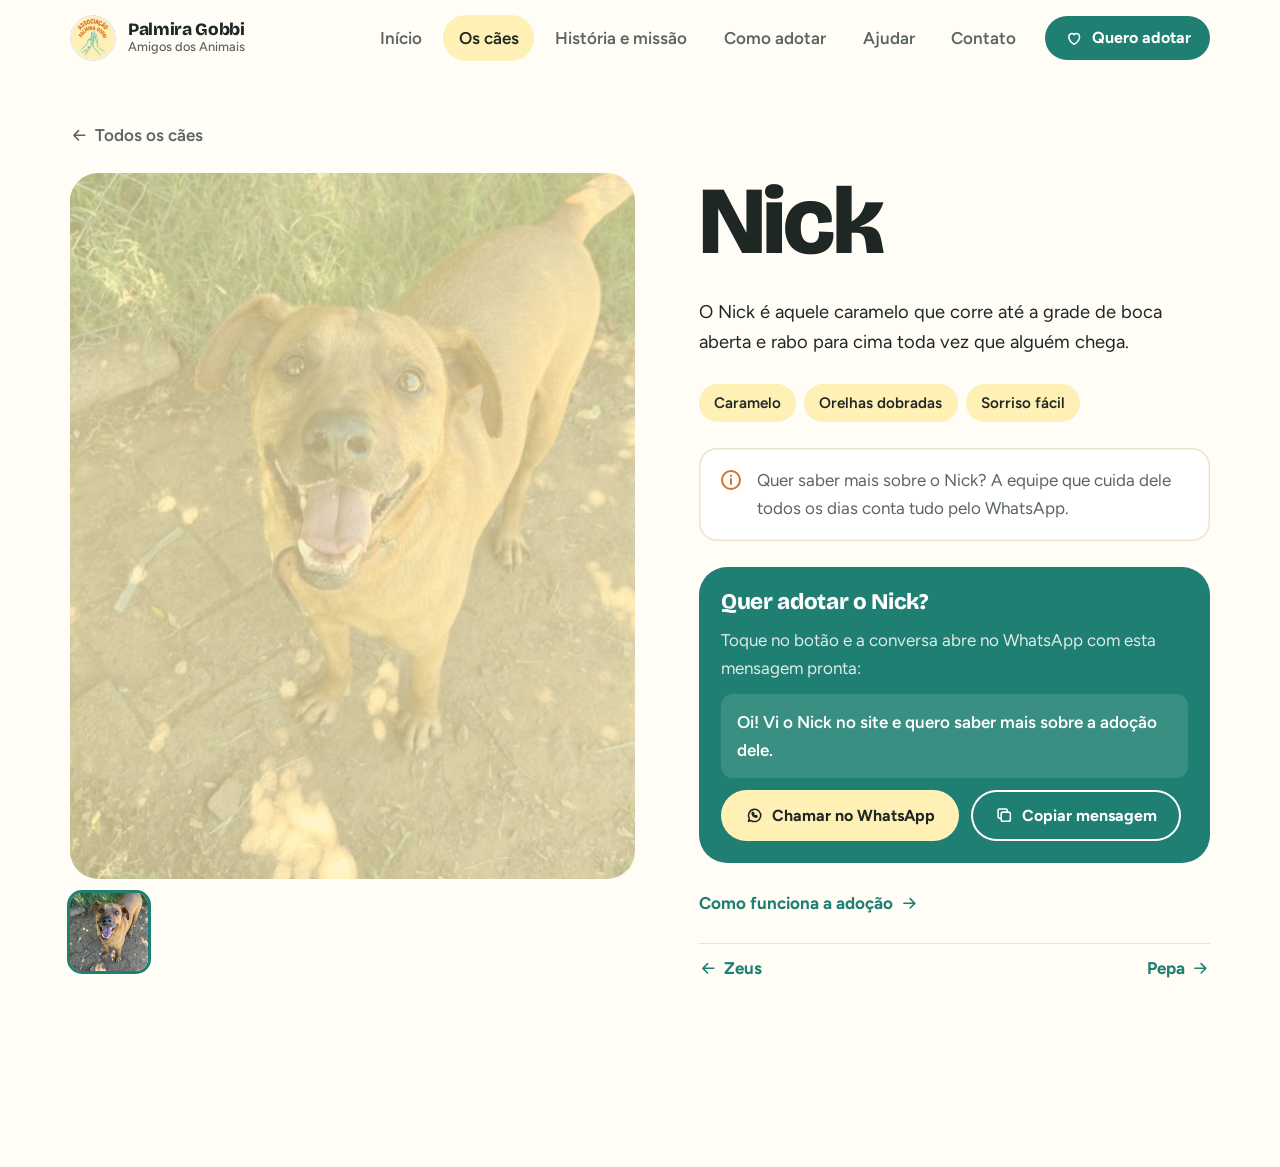
<file: caes/nick.html>
<!doctype html><html lang="pt-BR"><head><meta charset="utf-8"><title>Nick | Associação Palmira Gobbi</title>
<link rel="canonical" href="https://palmira-gobbi.vercel.app/cao.html?c=nick"><meta name="robots" content="noindex">
<meta http-equiv="refresh" content="0; url=../cao.html?c=nick"></head>
<body><a href="../cao.html?c=nick">Ver Nick</a></body></html>
</file>
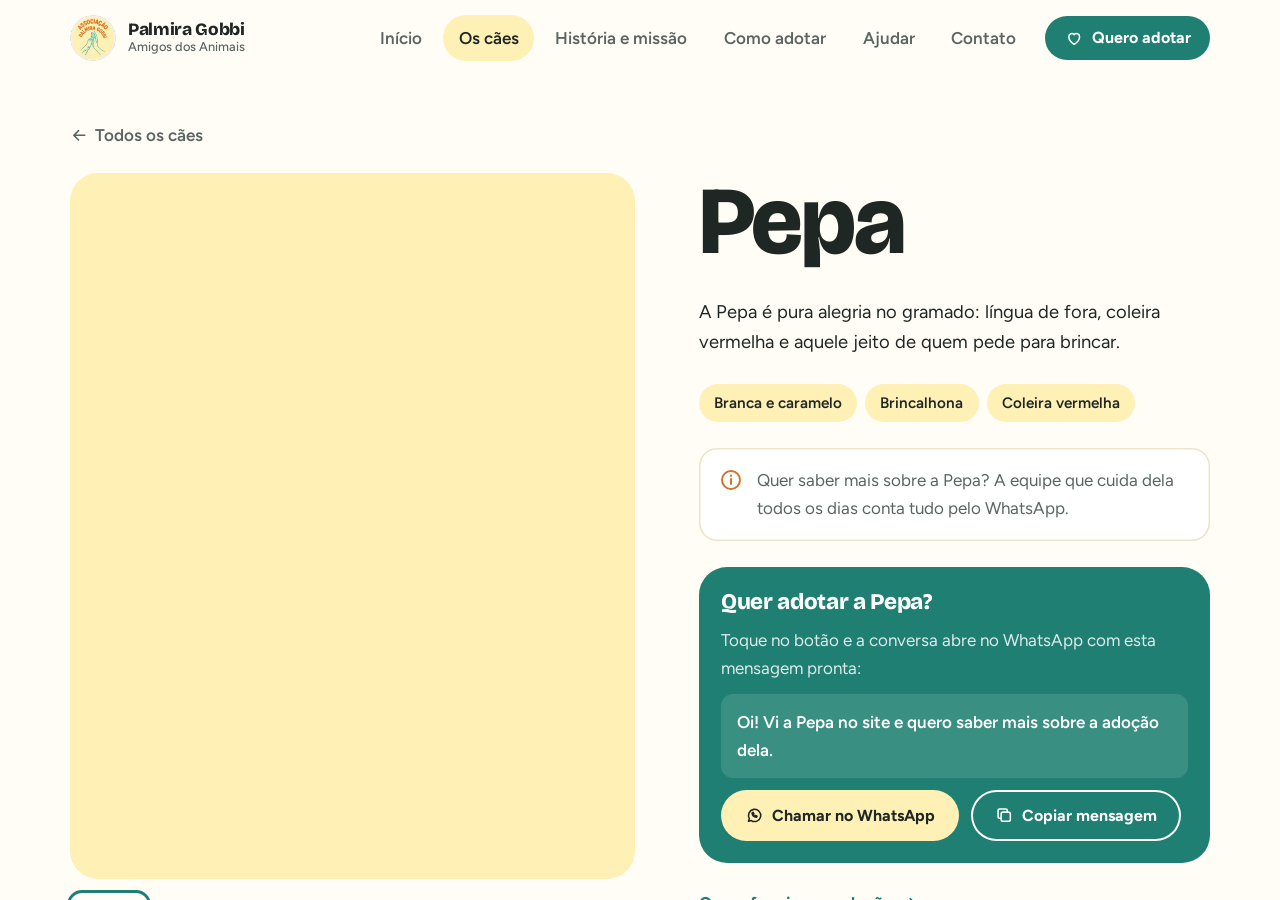
<file: caes/pepa.html>
<!doctype html><html lang="pt-BR"><head><meta charset="utf-8"><title>Pepa | Associação Palmira Gobbi</title>
<link rel="canonical" href="https://palmira-gobbi.vercel.app/cao.html?c=pepa"><meta name="robots" content="noindex">
<meta http-equiv="refresh" content="0; url=../cao.html?c=pepa"></head>
<body><a href="../cao.html?c=pepa">Ver Pepa</a></body></html>
</file>
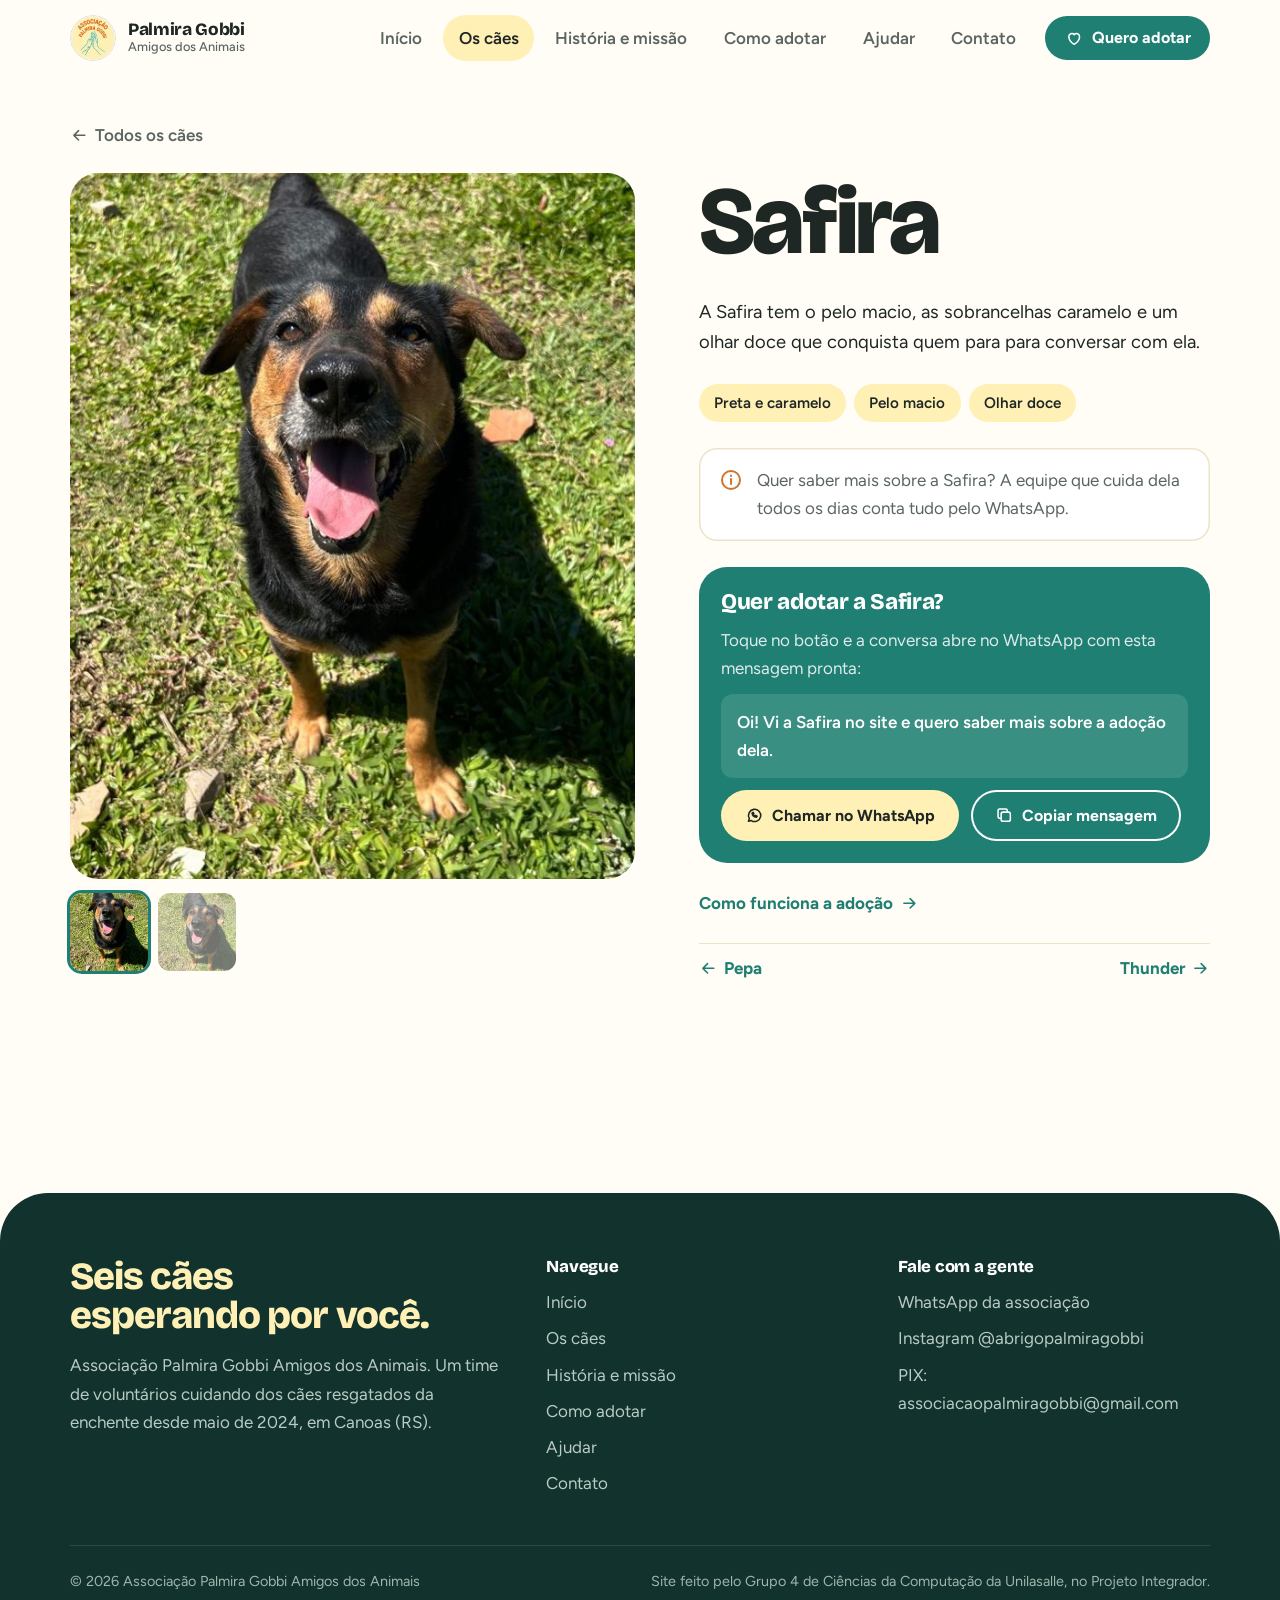
<file: caes/safira.html>
<!doctype html><html lang="pt-BR"><head><meta charset="utf-8"><title>Safira | Associação Palmira Gobbi</title>
<link rel="canonical" href="https://palmira-gobbi.vercel.app/cao.html?c=safira"><meta name="robots" content="noindex">
<meta http-equiv="refresh" content="0; url=../cao.html?c=safira"></head>
<body><a href="../cao.html?c=safira">Ver Safira</a></body></html>
</file>
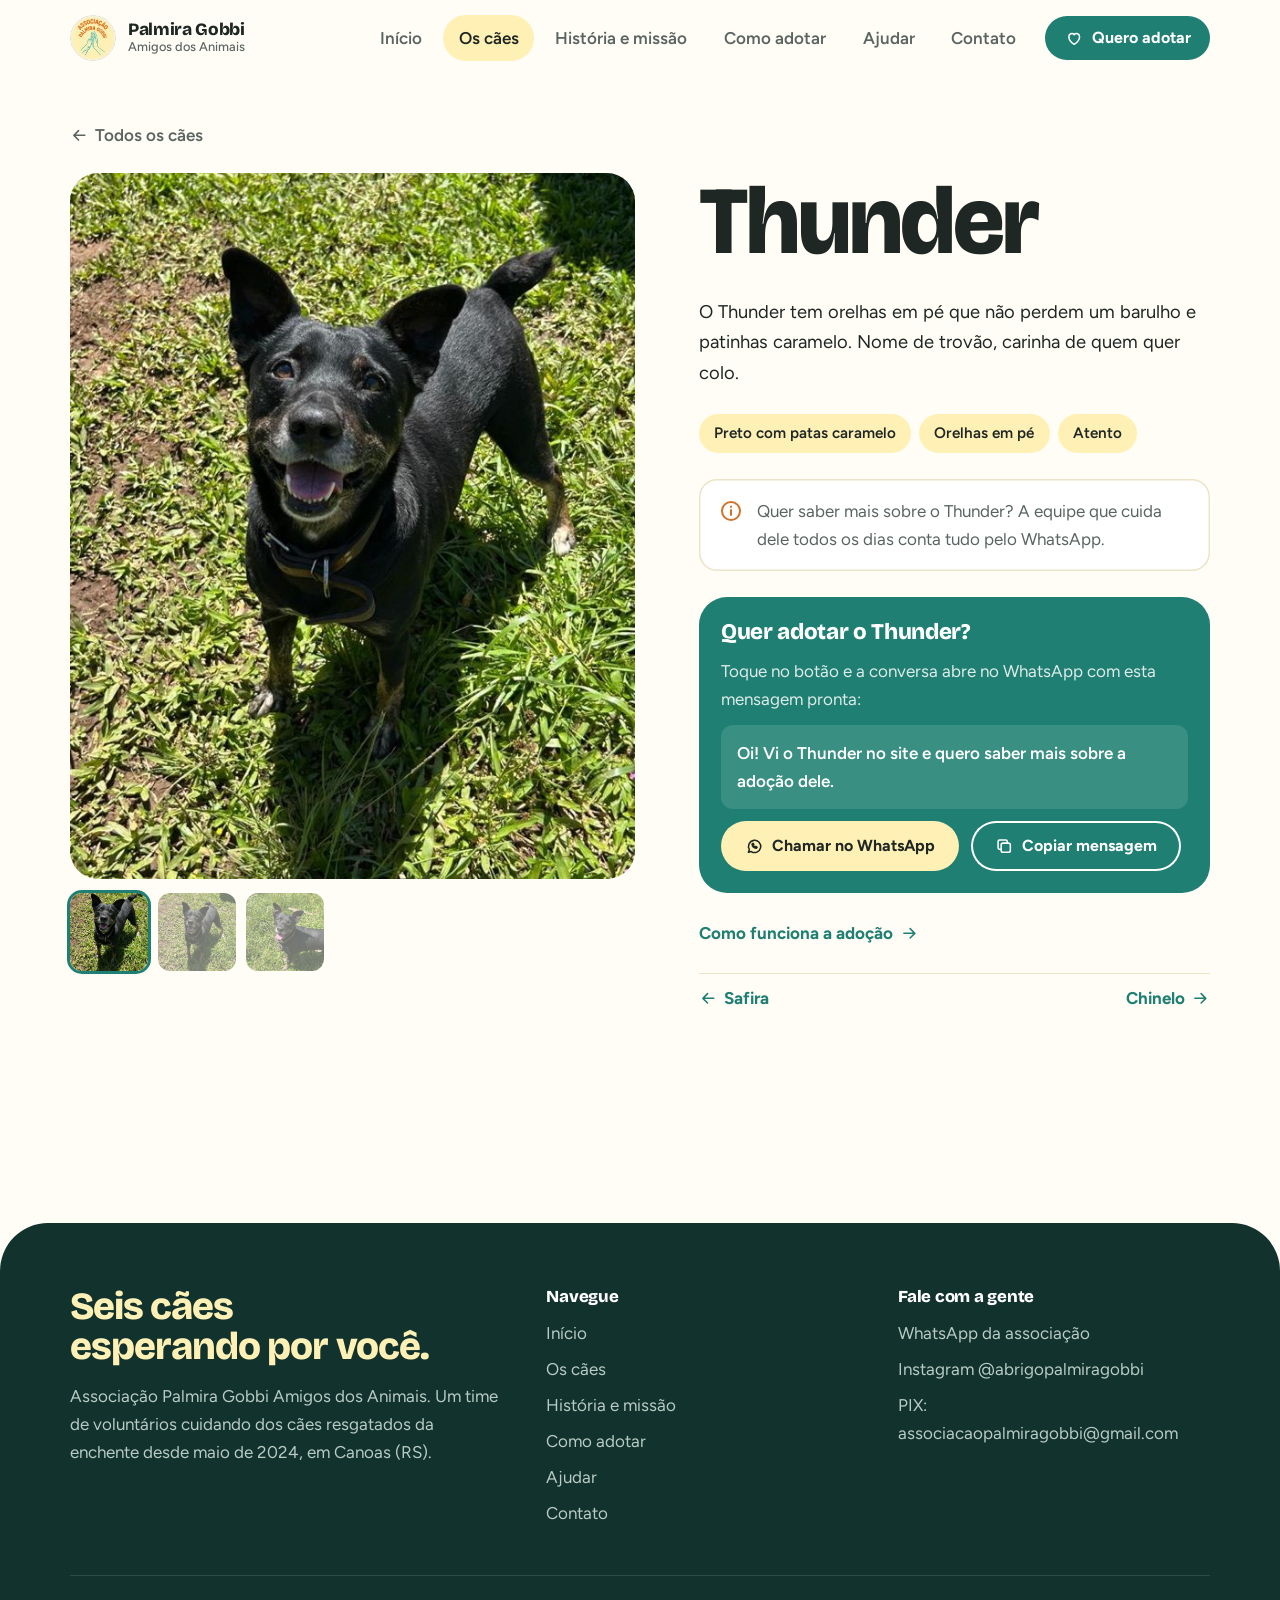
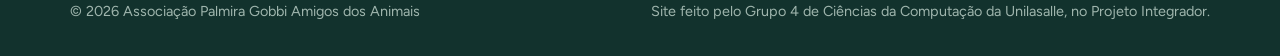
<file: caes/thunder.html>
<!doctype html><html lang="pt-BR"><head><meta charset="utf-8"><title>Thunder | Associação Palmira Gobbi</title>
<link rel="canonical" href="https://palmira-gobbi.vercel.app/cao.html?c=thunder"><meta name="robots" content="noindex">
<meta http-equiv="refresh" content="0; url=../cao.html?c=thunder"></head>
<body><a href="../cao.html?c=thunder">Ver Thunder</a></body></html>
</file>
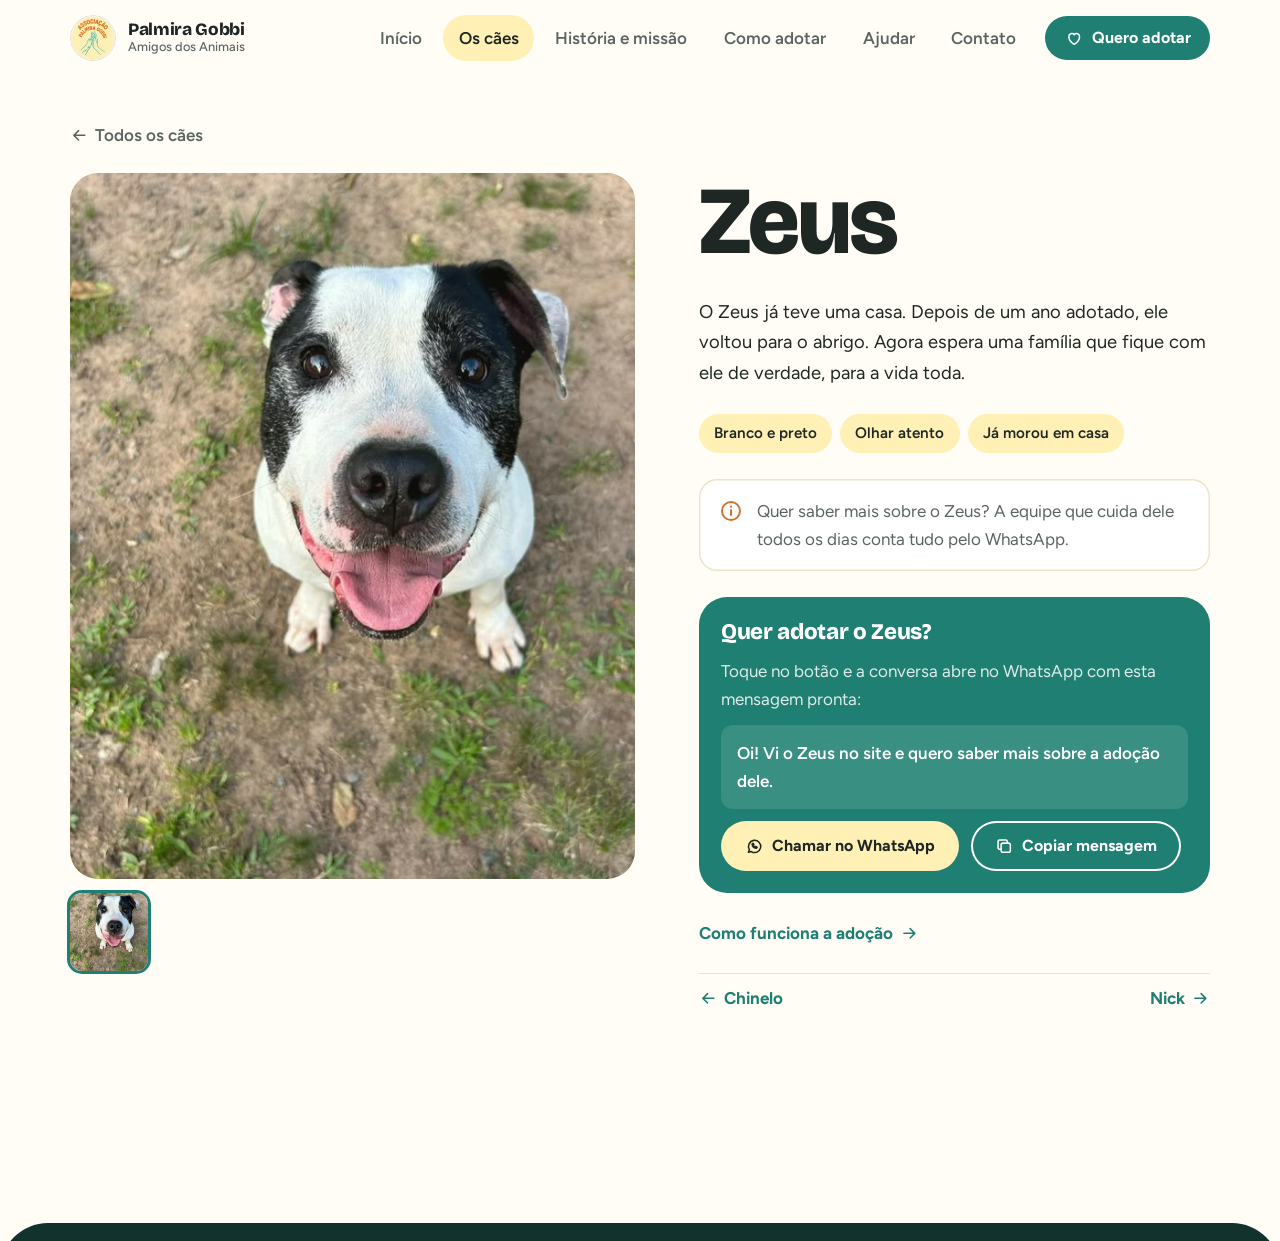
<file: caes/zeus.html>
<!doctype html><html lang="pt-BR"><head><meta charset="utf-8"><title>Zeus | Associação Palmira Gobbi</title>
<link rel="canonical" href="https://palmira-gobbi.vercel.app/cao.html?c=zeus"><meta name="robots" content="noindex">
<meta http-equiv="refresh" content="0; url=../cao.html?c=zeus"></head>
<body><a href="../cao.html?c=zeus">Ver Zeus</a></body></html>
</file>
<file: assets/css/style.css>
/* =========================================================
   Associação Palmira Gobbi — folha de estilo
   Paleta tirada do logo: manteiga, laranja do letreiro e o
   verde das mãos. Uma ideia forte por página; o resto quieto.
   ========================================================= */

@view-transition { navigation: auto; }

:root {
  --paper: #fffdf6;
  --butter: #fff0b5;
  --butter-deep: #f7e08a;
  --orange: #ce742d;      /* decoração, nunca texto pequeno */
  --orange-ink: #9a4a12;  /* laranja legível para texto */
  --green: #1f7f72;       /* ações */
  --green-dark: #17665b;
  --night: #12322d;       /* rodapé */
  --ink: #1f2725;
  --muted: #5a6562;
  --line: #ece4c8;
  --white: #ffffff;

  --font-display: "Bricolage Grotesque", "Segoe UI", system-ui, sans-serif;
  --font-body: "Figtree", "Segoe UI", system-ui, -apple-system, sans-serif;

  --r-lg: 28px;
  --r-md: 18px;
  --r-sm: 12px;
  --shadow: 0 1px 2px rgb(31 39 37 / .06), 0 10px 30px rgb(31 39 37 / .08);
  --shadow-lift: 0 2px 6px rgb(31 39 37 / .08), 0 22px 50px rgb(31 39 37 / .16);
  --ease: cubic-bezier(.22, 1, .36, 1);
  --wrap: 1180px;
}

*, *::before, *::after { box-sizing: border-box; }
html { scroll-behavior: smooth; -webkit-text-size-adjust: 100%; }
body {
  margin: 0;
  background: var(--paper);
  color: var(--ink);
  font: 400 1.0625rem/1.65 var(--font-body);
  -webkit-font-smoothing: antialiased;
  overflow-x: hidden;
}
img, video { max-width: 100%; height: auto; display: block; }
a { color: inherit; }
p { margin: 0; }
h1, h2, h3 {
  font-family: var(--font-display);
  font-weight: 800;
  line-height: 1.02;
  letter-spacing: -.025em;
  margin: 0;
  text-wrap: balance;
}
h1 { font-size: clamp(2.6rem, 6.4vw, 5.2rem); }
h2 { font-size: clamp(2rem, 4.2vw, 3.3rem); }
h3 { font-size: 1.4rem; letter-spacing: -.015em; line-height: 1.15; }
.lead { font-size: clamp(1.1rem, 1.6vw, 1.3rem); color: var(--muted); max-width: 52ch; }
.wrap { max-width: var(--wrap); margin-inline: auto; padding-inline: 20px; }
.section { padding-block: clamp(72px, 10vw, 128px); }
.section-head { display: grid; gap: 14px; margin-bottom: 44px; max-width: 720px; }
.section-head p { color: var(--muted); max-width: 56ch; }
.sr-only { position: absolute; width: 1px; height: 1px; overflow: hidden; clip: rect(0 0 0 0); white-space: nowrap; }
:focus-visible { outline: 3px solid var(--orange); outline-offset: 3px; border-radius: 10px; }

.skip {
  position: absolute; left: 12px; top: -60px; z-index: 100;
  background: var(--ink); color: var(--white); padding: 10px 16px; border-radius: 10px; text-decoration: none;
}
.skip:focus { top: 12px; }

/* ---------- Botões ---------- */
.btn {
  display: inline-flex; align-items: center; justify-content: center; gap: .55em;
  font: 700 1rem/1 var(--font-body);
  padding: 1em 1.5em; border-radius: 999px; border: 0; cursor: pointer;
  text-decoration: none; white-space: nowrap;
  transition: transform .18s var(--ease), background-color .2s ease, box-shadow .2s ease, color .2s ease;
}
.btn:active { transform: scale(.97); }
.btn svg { width: 1.15em; height: 1.15em; flex: none; }
.btn-primary { background: var(--green); color: var(--white); }
.btn-ghost { background: transparent; color: var(--ink); box-shadow: inset 0 0 0 2px var(--ink); }
.btn-butter { background: var(--butter); color: var(--ink); }
@media (hover: hover) {
  .btn-primary:hover { background: var(--green-dark); box-shadow: 0 10px 24px rgb(31 127 114 / .28); }
  .btn-ghost:hover { background: var(--ink); color: var(--paper); }
  .btn-butter:hover { background: var(--butter-deep); }
}
.actions { display: flex; flex-wrap: wrap; gap: 12px; }

.link-arrow { font-weight: 700; color: var(--green); text-decoration: none; display: inline-flex; gap: .4em; align-items: center; }
.link-arrow svg { width: 1.1em; height: 1.1em; transition: transform .2s var(--ease); }
.link-arrow:hover svg { transform: translateX(4px); }

/* ---------- Cabeçalho ---------- */
.site-header {
  position: sticky; top: 0; z-index: 50;
  background: color-mix(in srgb, var(--paper) 88%, transparent);
  backdrop-filter: blur(14px); -webkit-backdrop-filter: blur(14px);
  border-bottom: 1px solid transparent;
  transition: border-color .3s ease;
  view-transition-name: header;
}
.site-header.is-scrolled { border-bottom-color: var(--line); }
.site-header .wrap { height: 76px; display: flex; align-items: center; justify-content: space-between; gap: 20px; }
.brand { display: flex; align-items: center; gap: 12px; text-decoration: none; }
.brand img { width: 46px; height: 46px; border-radius: 50%; transition: transform .5s var(--ease); }
.brand:hover img { transform: rotate(-14deg); }
.brand span { font: 800 1.08rem/1.05 var(--font-display); letter-spacing: -.02em; }
.brand small { display: block; font: 500 .8rem/1.2 var(--font-body); color: var(--muted); letter-spacing: 0; }

.nav { display: flex; align-items: center; gap: 6px; }
.nav a:not(.btn) {
  text-decoration: none; font-weight: 600; color: var(--muted);
  padding: .55em .9em; border-radius: 999px; transition: color .2s ease, background-color .2s ease;
}
.nav a:not(.btn):hover { color: var(--ink); background: var(--butter); }
.nav a[aria-current="page"] { color: var(--ink); background: var(--butter); }
.nav .btn { margin-left: 8px; padding: .8em 1.2em; }
.menu-btn {
  display: none; width: 46px; height: 46px; border-radius: 50%; border: 0;
  background: var(--butter); color: var(--ink); cursor: pointer; place-items: center;
}
.menu-btn svg { width: 22px; height: 22px; }

@media (max-width: 1180px) {
  .menu-btn { display: grid; }
  .nav {
    position: fixed; inset: 76px 0 auto 0; flex-direction: column; align-items: stretch; gap: 4px;
    background: var(--paper); padding: 16px 20px 28px; border-bottom: 1px solid var(--line);
    box-shadow: 0 20px 40px rgb(31 39 37 / .1);
    transform: translateY(-12px); opacity: 0; visibility: hidden;
    transition: opacity .25s ease, transform .3s var(--ease), visibility 0s linear .3s;
  }
  .nav.is-open { transform: none; opacity: 1; visibility: visible; transition-delay: 0s; }
  .nav a:not(.btn) { font-size: 1.15rem; padding: .8em 1em; }
  .nav .btn { margin: 10px 0 0; }
}

/* ---------- Hero da página inicial ---------- */
.hero { overflow-x: clip; padding-block: clamp(36px, 6vw, 72px) clamp(64px, 9vw, 110px); }
.hero .wrap { display: grid; grid-template-columns: 1.05fr .95fr; gap: clamp(32px, 6vw, 80px); align-items: center; }
.hero-text { display: grid; gap: 26px; }
.hero-text .tag {
  justify-self: start; display: inline-flex; align-items: center; gap: 10px;
  background: var(--butter); border-radius: 999px; padding: .45em 1em .45em .5em; font-weight: 600; font-size: .95rem;
}
.hero-text .tag i { width: 26px; height: 26px; border-radius: 50%; background: var(--green); display: grid; place-items: center; }
.hero-text .tag i::after { content: ""; width: 8px; height: 8px; border-radius: 50%; background: var(--butter); animation: pulse 2.2s ease-in-out infinite; }
@keyframes pulse { 50% { transform: scale(1.6); opacity: .5; } }
.hero h1 .count {
  display: inline-block; color: var(--green);
  background: linear-gradient(transparent 62%, var(--butter) 62% 92%, transparent 92%);
  padding-inline: .06em;
}
@media (max-width: 860px) {
  .hero .wrap { grid-template-columns: 1fr; }
}

/* ---------- Baralho de cães (assinatura do site) ---------- */
.deck-wrap { display: grid; justify-items: center; gap: 22px; }
.deck {
  position: relative; width: min(calc(100% - 56px), 380px); aspect-ratio: 4 / 5;
  perspective: 1200px; touch-action: pan-y; user-select: none;
}
.deck-card {
  position: absolute; inset: 0; margin: 0;
  background: var(--white); border-radius: var(--r-lg); padding: 12px 12px 0;
  box-shadow: var(--shadow);
  transform-origin: 50% 110%;
  transition: transform .7s var(--ease), opacity .5s ease, box-shadow .3s ease;
  will-change: transform;
  cursor: grab;
}
.deck-card img { width: 100%; height: calc(100% - 64px); object-fit: cover; border-radius: calc(var(--r-lg) - 10px); pointer-events: none; }
.deck-card figcaption { height: 64px; display: flex; align-items: center; justify-content: space-between; padding-inline: 8px; }
.deck-card figcaption strong { font: 800 1.6rem/1 var(--font-display); letter-spacing: -.02em; }
.deck-card figcaption a {
  font-weight: 700; font-size: .95rem; text-decoration: none; color: var(--green);
  background: color-mix(in srgb, var(--green) 10%, transparent); padding: .5em .9em; border-radius: 999px;
}
.deck-card[data-pos="0"] { z-index: 6; box-shadow: var(--shadow-lift); }
.deck-card[data-pos="1"] { z-index: 5; transform: rotate(5deg) translate(14px, 6px) scale(.98); }
.deck-card[data-pos="2"] { z-index: 4; transform: rotate(-6deg) translate(-16px, 10px) scale(.96); }
.deck-card[data-pos="3"] { z-index: 3; transform: rotate(9deg) translate(22px, 14px) scale(.94); opacity: .9; }
.deck-card[data-pos="4"], .deck-card[data-pos="5"] { z-index: 2; transform: rotate(-2deg) translate(0, 16px) scale(.92); opacity: 0; }
.deck-card.is-leaving { transform: translate(130%, -8%) rotate(24deg) !important; opacity: 0; transition-duration: .55s; }
.deck-card.is-leaving.to-left { transform: translate(-130%, -8%) rotate(-24deg) !important; }
.deck.is-intro .deck-card { transform: translateY(40px) rotate(0) scale(.9); opacity: 0; }
.deck-card[data-pos="0"] figcaption a { pointer-events: auto; }
.deck-card:not([data-pos="0"]) figcaption { opacity: 0; }
.deck-card figcaption { transition: opacity .3s ease; }

.deck-controls { display: flex; align-items: center; gap: 16px; }
.deck-controls button {
  width: 52px; height: 52px; border-radius: 50%; border: 0; cursor: pointer;
  background: var(--ink); color: var(--paper); display: grid; place-items: center;
  transition: transform .18s var(--ease), background-color .2s ease;
}
.deck-controls button:hover { background: var(--green); }
.deck-controls button:active { transform: scale(.92); }
.deck-controls button svg { width: 22px; height: 22px; }
.deck-count { font-weight: 700; min-width: 7ch; text-align: center; font-variant-numeric: tabular-nums; }
.deck-hint { color: var(--muted); font-size: .92rem; }

/* ---------- Faixa de fatos ---------- */
.facts { border-block: 1px solid var(--line); }
.facts ul { list-style: none; margin: 0; padding: 22px 0; display: flex; flex-wrap: wrap; gap: 14px 40px; justify-content: space-between; }
.facts li { display: flex; align-items: center; gap: 12px; font-weight: 600; }
.facts li svg { width: 26px; height: 26px; color: var(--orange); flex: none; }

/* ---------- Cards de cães ---------- */
.dog-grid { display: grid; grid-template-columns: repeat(3, 1fr); gap: 26px; }
@media (max-width: 900px) { .dog-grid { grid-template-columns: repeat(2, 1fr); gap: 18px; } }
@media (max-width: 520px) { .dog-grid { grid-template-columns: 1fr; } }
.dog-card {
  position: relative; display: grid; text-decoration: none;
  background: var(--white); border-radius: var(--r-lg); padding: 10px; box-shadow: var(--shadow);
  transition: transform .35s var(--ease), box-shadow .35s ease;
}
.dog-card .photo { position: relative; aspect-ratio: 4 / 5; border-radius: calc(var(--r-lg) - 8px); overflow: hidden; }
.dog-card .photo img { width: 100%; height: 100%; object-fit: cover; transition: opacity .45s ease, transform .6s var(--ease); }
.dog-card .photo img + img { position: absolute; inset: 0; opacity: 0; }
.dog-card .info { display: flex; align-items: end; justify-content: space-between; gap: 12px; padding: 16px 10px 10px; }
.dog-card h3 { font-size: 1.75rem; }
.dog-card .info p { color: var(--muted); font-size: .96rem; margin-top: 4px; }
.dog-card .go {
  width: 46px; height: 46px; border-radius: 50%; flex: none; display: grid; place-items: center;
  background: var(--butter); transition: background-color .25s ease, transform .35s var(--ease);
}
.dog-card .go svg { width: 20px; height: 20px; }
@media (hover: hover) {
  .dog-card:hover { transform: translateY(-6px) rotate(-.6deg); box-shadow: var(--shadow-lift); }
  .dog-card:nth-child(even):hover { transform: translateY(-6px) rotate(.6deg); }
  .dog-card:hover .photo img + img { opacity: 1; }
  .dog-card:hover .photo img { transform: scale(1.03); }
  .dog-card:hover .go { background: var(--green); color: var(--white); transform: rotate(-45deg); }
}

/* ---------- Faixa manteiga (história) ---------- */
.band { overflow: clip; background: var(--butter); border-radius: clamp(28px, 4vw, 48px); margin-inline: clamp(8px, 2vw, 24px); }
.split { display: grid; grid-template-columns: 1fr 1fr; gap: clamp(32px, 6vw, 80px); align-items: center; }
.split .text { display: grid; gap: 20px; }
.split .text p { max-width: 50ch; }
@media (max-width: 860px) { .split { grid-template-columns: 1fr; } }
.phone-video {
  position: relative; justify-self: center; width: min(100%, 340px);
  border-radius: 34px; overflow: hidden; background: var(--ink);
  box-shadow: 0 0 0 10px var(--white), var(--shadow-lift);
  rotate: -3deg;
}
.phone-video video { width: 100%; aspect-ratio: 9 / 16; object-fit: cover; transform: scale(1.08); }

/* ---------- Formas de ajudar ---------- */
.help-grid { display: grid; grid-template-columns: 1.2fr 1fr 1fr; gap: 20px; }
@media (max-width: 900px) { .help-grid { grid-template-columns: 1fr; } }
.help {
  border-radius: var(--r-lg); padding: 30px; display: grid; gap: 14px; align-content: start;
  background: var(--white); box-shadow: inset 0 0 0 1.5px var(--line);
}
.help svg.icon { width: 34px; height: 34px; color: var(--orange); }
.help p { color: var(--muted); }
.help.is-main { background: var(--green); color: var(--white); box-shadow: none; }
.help.is-main p { color: rgb(255 255 255 / .85); }
.help.is-main svg.icon { color: var(--butter); }

.pix {
  display: flex; align-items: center; justify-content: space-between; gap: 10px; flex-wrap: wrap;
  background: rgb(255 255 255 / .12); border-radius: var(--r-md); padding: 12px 12px 12px 18px;
}
.pix code { font: 600 1rem/1.3 var(--font-body); word-break: break-all; }
.pix .btn { padding: .75em 1.1em; }
.help:not(.is-main) .pix { background: var(--butter); }

/* ---------- Instagram ---------- */
.insta {
  display: grid; grid-template-columns: .8fr 1.2fr; gap: clamp(28px, 5vw, 64px); align-items: center;
}
@media (max-width: 860px) { .insta { grid-template-columns: 1fr; } }
.insta-shot {
  display: block; border-radius: var(--r-lg); overflow: hidden; box-shadow: var(--shadow-lift);
  transition: transform .4s var(--ease);
}
.insta-shot:hover { transform: rotate(-1deg) scale(1.01); }
.insta .text { display: grid; gap: 18px; }
.handle { font: 800 clamp(1.4rem, 2.6vw, 2rem)/1 var(--font-display); color: var(--orange-ink); letter-spacing: -.02em; }

/* ---------- Cabeçalho de páginas internas ---------- */
.page-hero { padding-block: clamp(40px, 7vw, 88px) clamp(28px, 4vw, 48px); }
.page-hero .wrap { display: grid; gap: 22px; }
.crumb { color: var(--muted); font-weight: 600; text-decoration: none; display: inline-flex; gap: .4em; align-items: center; justify-self: start; }
.crumb svg { width: 1.1em; height: 1.1em; }
.crumb:hover { color: var(--ink); }

/* ---------- Página de um cão ---------- */
.dog-page { display: grid; grid-template-columns: 1.05fr .95fr; gap: clamp(28px, 5vw, 72px); align-items: start; padding-bottom: clamp(72px, 9vw, 120px); }
@media (max-width: 880px) { .dog-page { grid-template-columns: 1fr; } }
.gallery { display: grid; gap: 14px; position: sticky; top: 96px; }
@media (max-width: 880px) { .gallery { position: static; } }
.gallery-main { border-radius: var(--r-lg); overflow: hidden; aspect-ratio: 4 / 5; background: var(--butter); }
.gallery-main img { width: 100%; height: 100%; object-fit: cover; animation: photo-in .5s var(--ease); }
@keyframes photo-in { from { opacity: .3; transform: scale(1.03); } }
.thumbs { display: flex; gap: 10px; flex-wrap: wrap; }
.thumbs button {
  width: 78px; height: 78px; padding: 0; border: 0; border-radius: var(--r-sm); overflow: hidden; cursor: pointer;
  opacity: .55; transition: opacity .2s ease, transform .2s var(--ease); background: none;
  box-shadow: 0 0 0 3px transparent;
}
.thumbs button img { width: 100%; height: 100%; object-fit: cover; }
.thumbs button:hover { opacity: .9; }
.thumbs button[aria-pressed="true"] { opacity: 1; box-shadow: 0 0 0 3px var(--green); }

.dog-info { display: grid; gap: 26px; }
.dog-info h1 { font-size: clamp(3.2rem, 8vw, 6rem); }
.dog-info .story { font-size: 1.15rem; max-width: 48ch; }
.chips { display: flex; flex-wrap: wrap; gap: 8px; list-style: none; padding: 0; margin: 0; }
.chips li { background: var(--butter); border-radius: 999px; padding: .45em 1em; font-weight: 600; font-size: .95rem; }
.note {
  display: flex; gap: 14px; align-items: flex-start; padding: 18px 20px; border-radius: var(--r-md);
  background: var(--white); box-shadow: inset 0 0 0 1.5px var(--line); color: var(--muted);
}
.note svg { width: 24px; height: 24px; color: var(--orange); flex: none; margin-top: 2px; }
.message-box { display: grid; gap: 12px; padding: 22px; border-radius: var(--r-lg); background: var(--green); color: var(--white); }
.message-box p { color: rgb(255 255 255 / .85); }
.message-box blockquote {
  margin: 0; padding: 14px 16px; border-radius: var(--r-sm); background: rgb(255 255 255 / .12);
  font-style: normal; font-weight: 600;
}
.dog-nav { display: flex; justify-content: space-between; gap: 12px; padding-top: 10px; border-top: 1px solid var(--line); }

/* ---------- Linha do tempo ---------- */
.timeline { position: relative; display: grid; gap: clamp(56px, 8vw, 96px); padding-left: 44px; }
.timeline::before {
  content: ""; position: absolute; left: 11px; top: 8px; bottom: 8px; width: 3px; border-radius: 3px;
  background: var(--line);
}
.timeline::after {
  content: ""; position: absolute; left: 11px; top: 8px; width: 3px; height: calc(100% - 16px); border-radius: 3px;
  background: var(--orange); transform-origin: top; transform: scaleY(1);
}
@supports (animation-timeline: view()) {
  @media (prefers-reduced-motion: no-preference) {
    .timeline::after { animation: grow linear both; animation-timeline: view(); animation-range: entry 20% exit 60%; }
    @keyframes grow { from { transform: scaleY(0); } to { transform: scaleY(1); } }
  }
}
.moment { position: relative; display: grid; grid-template-columns: 1fr 1fr; gap: clamp(24px, 5vw, 64px); align-items: start; }
.moment::before {
  content: ""; position: absolute; left: -44px; top: 6px; width: 25px; height: 25px; border-radius: 50%;
  background: var(--paper); border: 3px solid var(--orange);
}
.moment .text { display: grid; gap: 14px; align-content: start; }
.moment time { font-weight: 700; color: var(--orange-ink); }
.moment .text p { max-width: 48ch; }
.moment .media { display: flex; gap: 16px; flex-wrap: wrap; }
@media (max-width: 860px) { .moment { grid-template-columns: 1fr; } }

.clip {
  position: relative; width: min(100%, 230px); aspect-ratio: 9 / 16; border-radius: var(--r-md); overflow: hidden;
  background: var(--ink); box-shadow: var(--shadow); flex: 1 1 180px;
}
.clip video, .clip img { width: 100%; height: 100%; object-fit: cover; }
.clip button {
  position: absolute; inset: 0; border: 0; background: linear-gradient(to top, rgb(18 50 45 / .7), transparent 55%);
  color: var(--white); cursor: pointer; display: flex; align-items: flex-end; justify-content: space-between;
  padding: 14px; font: 600 .92rem/1.25 var(--font-body); text-align: left; gap: 10px;
  transition: opacity .25s ease;
}
.clip button i {
  width: 44px; height: 44px; border-radius: 50%; background: var(--butter); color: var(--ink);
  display: grid; place-items: center; flex: none; transition: transform .25s var(--ease);
}
.clip button i svg { width: 18px; height: 18px; margin-left: 2px; }
.clip button:hover i { transform: scale(1.1); }
.clip.is-playing button { opacity: 0; pointer-events: none; }
.photo-card { border-radius: var(--r-md); overflow: hidden; box-shadow: var(--shadow); width: min(100%, 340px); }

/* ---------- Missão, visão e valores ---------- */
.mvv { display: grid; grid-template-columns: repeat(3, 1fr); gap: 20px; }
@media (max-width: 860px) { .mvv { grid-template-columns: 1fr; } }
.mvv article { background: var(--white); border-radius: var(--r-lg); padding: 30px; display: grid; gap: 12px; align-content: start; }
.mvv p { color: var(--muted); }
.values { display: flex; flex-wrap: wrap; gap: 8px; list-style: none; margin: 4px 0 0; padding: 0; }
.values li { background: var(--butter); border-radius: 999px; padding: .35em .85em; font-weight: 600; font-size: .92rem; }

/* ---------- Passos de adoção ---------- */
.steps { list-style: none; margin: 0; padding: 0; display: grid; grid-template-columns: repeat(4, 1fr); gap: 20px; counter-reset: s; }
@media (max-width: 980px) { .steps { grid-template-columns: repeat(2, 1fr); } }
@media (max-width: 560px) { .steps { grid-template-columns: 1fr; } }
.steps li { counter-increment: s; background: var(--white); border-radius: var(--r-lg); padding: 28px; display: grid; gap: 12px; align-content: start; box-shadow: inset 0 0 0 1.5px var(--line); }
.steps li::before {
  content: counter(s); width: 48px; height: 48px; border-radius: 50%; display: grid; place-items: center;
  background: var(--butter); font: 800 1.35rem/1 var(--font-display);
}
.steps p { color: var(--muted); }

.checklist { list-style: none; margin: 0; padding: 0; display: grid; gap: 4px; }
.checklist li { display: flex; gap: 14px; align-items: flex-start; padding: 16px 0; border-bottom: 1px solid color-mix(in srgb, var(--ink) 12%, transparent); }
.checklist li:last-child { border-bottom: 0; }
.checklist svg { width: 24px; height: 24px; color: var(--green); flex: none; margin-top: 2px; }

.quote-card {
  background: var(--white); border-radius: var(--r-lg); padding: clamp(24px, 4vw, 40px); display: grid; gap: 18px; box-shadow: var(--shadow);
}
.quote-card img { border-radius: var(--r-md); width: 100%; aspect-ratio: 1; object-fit: cover; }
.quote-card .big { font: 800 clamp(1.5rem, 2.6vw, 2.1rem)/1.15 var(--font-display); letter-spacing: -.02em; }

/* ---------- Chamada final ---------- */
.cta { text-align: center; display: grid; justify-items: center; gap: 22px; }
.cta .faces { display: flex; }
.cta .faces img { width: 64px; height: 64px; border-radius: 50%; object-fit: cover; border: 4px solid var(--paper); margin-left: -14px; transition: transform .3s var(--ease); }
.cta .faces img:first-child { margin-left: 0; }
.cta .faces img:hover { transform: translateY(-6px); }

/* ---------- Rodapé ---------- */
.site-footer { background: var(--night); color: #e6efe9; margin-top: clamp(48px, 8vw, 96px); border-radius: clamp(28px, 4vw, 48px) clamp(28px, 4vw, 48px) 0 0; }
.site-footer .wrap { padding-block: 64px 32px; display: grid; gap: 48px; }
.footer-top { display: grid; grid-template-columns: 1.4fr 1fr 1fr; gap: 40px; }
@media (max-width: 860px) { .footer-top { grid-template-columns: 1fr; } }
.footer-top h2 { font-size: clamp(1.8rem, 3vw, 2.4rem); color: var(--butter); }
.footer-top h3 { font-size: 1.05rem; margin-bottom: 12px; color: var(--white); }
.footer-top p, .footer-top li { color: #b9cbc4; }
.footer-top ul { list-style: none; margin: 0; padding: 0; display: grid; gap: 8px; }
.footer-top a { text-decoration: none; }
.footer-top a:hover { color: var(--butter); }
.footer-bottom { display: flex; flex-wrap: wrap; justify-content: space-between; gap: 12px; padding-top: 24px; border-top: 1px solid rgb(255 255 255 / .12); font-size: .9rem; color: #9fb5ad; }

/* ---------- Aviso (toast) ---------- */
.toast {
  position: fixed; left: 50%; bottom: 24px; z-index: 90; translate: -50% 20px; opacity: 0;
  background: var(--ink); color: var(--paper); padding: 14px 20px; border-radius: 999px; font-weight: 600;
  display: flex; align-items: center; gap: 10px; box-shadow: var(--shadow-lift);
  transition: opacity .25s ease, translate .35s var(--ease); pointer-events: none;
}
.toast.is-on { opacity: 1; translate: -50% 0; }
.toast svg { width: 20px; height: 20px; color: var(--butter); }

/* ---------- Transições entre páginas ---------- */
::view-transition-old(root), ::view-transition-new(root) { animation-duration: .35s; }

@media (prefers-reduced-motion: reduce) {
  *, *::before, *::after { animation-duration: .01ms !important; animation-iteration-count: 1 !important; transition-duration: .01ms !important; scroll-behavior: auto !important; }
  @view-transition { navigation: none; }
}

/* ---------- Ajudar: PIX ---------- */
.pix-page { display: grid; grid-template-columns: 1fr; gap: clamp(36px, 5vw, 56px); }
@media (max-width: 900px) { .pix-page { grid-template-columns: 1fr; } }
.pix-panel {
  background: var(--green); color: var(--white); border-radius: var(--r-lg);
  padding: clamp(22px, 4vw, 48px); display: grid; grid-template-columns: minmax(180px, 260px) 1fr; gap: clamp(20px, 3vw, 36px); align-items: center;
}
@media (max-width: 640px) { .pix-panel { grid-template-columns: 1fr; justify-items: start; } }
.pix-qr { background: var(--white); border-radius: var(--r-md); padding: 12px; width: min(100%, 260px); }
.pix-qr img { width: 100%; image-rendering: pixelated; }
.pix-data { display: grid; gap: 14px; min-width: 0; }
.pix-label { color: var(--butter); font-weight: 700; }
.pix-key { font: 800 clamp(.92rem, 4vw, 1.6rem)/1.2 var(--font-display); letter-spacing: -.01em; overflow-wrap: anywhere; }
.pix-small { font-size: .92rem; color: rgb(255 255 255 / .8); }
.btn-ghost.on-dark { color: var(--white); box-shadow: inset 0 0 0 2px var(--white); }
@media (hover: hover) { .btn-ghost.on-dark:hover { background: var(--white); color: var(--green); } }
.pix-side { display: grid; grid-template-columns: 1fr 1fr; gap: 18px 56px; align-items: start; }
.pix-side > h2 { grid-column: 1; }
.pix-side > .mini-steps { grid-column: 1; }
.pix-side > h3 { grid-column: 2; grid-row: 1; align-self: end; }
.pix-side > .uses { grid-column: 2; grid-row: 2; }
@media (max-width: 760px) { .pix-side { grid-template-columns: 1fr; } .pix-side > h3, .pix-side > .uses { grid-column: 1; grid-row: auto; } }
.pix-side h3 { font-size: 1.4rem; }
.mini-steps { margin: 0; padding: 0; list-style: none; counter-reset: m; display: grid; gap: 14px; }
.mini-steps li { counter-increment: m; position: relative; padding-left: 56px; min-height: 40px; color: var(--muted); padding-top: 7px; }
.mini-steps li::before { position: absolute; left: 0; top: 0; content: counter(m); width: 40px; height: 40px; border-radius: 50%; background: var(--butter); color: var(--ink); display: grid; place-items: center; font: 800 1.1rem/1 var(--font-display); }
.mini-steps strong { color: var(--ink); }
.uses { list-style: none; margin: 0; padding: 0; display: flex; flex-wrap: wrap; gap: 8px; }
.uses li { display: inline-flex; align-items: center; gap: 8px; background: var(--white); box-shadow: inset 0 0 0 1.5px var(--line); border-radius: 999px; padding: .5em 1em; font-weight: 600; }
.uses svg { width: 18px; height: 18px; color: var(--orange); }

/* ---------- Contato ---------- */
.contact-grid { display: grid; grid-template-columns: 1.2fr 1fr 1fr; gap: 20px; }
@media (max-width: 980px) { .contact-grid { grid-template-columns: 1fr; } }
.contact-card { border-radius: var(--r-lg); padding: 32px; display: grid; gap: 14px; align-content: start; background: var(--white); box-shadow: inset 0 0 0 1.5px var(--line); }
.contact-card h2 { font-size: clamp(1.6rem, 2.6vw, 2.1rem); }
.contact-card p { color: var(--muted); }
.contact-card .btn { justify-self: start; }
.contact-card svg.icon { width: 40px; height: 40px; color: var(--orange); }
.contact-card.is-whats { background: var(--green); color: var(--white); box-shadow: none; }
.contact-card.is-whats p { color: rgb(255 255 255 / .85); }
.contact-card.is-whats svg.icon { color: var(--butter); }
.contact-card.is-insta { background: var(--butter); box-shadow: none; }
.contact-card.is-insta svg.icon { color: var(--orange-ink); }
.contact-card .pix { background: var(--butter); flex-direction: column; align-items: flex-start; }
.contact-card .pix code { word-break: normal; overflow-wrap: anywhere; font-size: .88rem; }

/* ---------- Carregando os cães da planilha ---------- */
[data-dogs-grid], .deck, [data-dog-page] { transition: opacity .35s ease; }
.is-loading { opacity: 0; }
[data-dog-page].is-loading { min-height: 60vh; }
[hidden] { display: none !important; }
</file>
<file: assets/css/tutorial.css>
/* Tutorial animado: palco 960x540 escalado por JS. Personalidade: lúdica e calma.
   Curva de assinatura: var(--ease). Durações: 200 / 350 / 600 ms. */

.player { display: grid; gap: 14px; }
.stage {
  position: relative; width: 100%; aspect-ratio: 16 / 9; overflow: hidden;
  border-radius: var(--r-lg); background: var(--butter);
  box-shadow: var(--shadow-lift);
}
.canvas {
  position: absolute; left: 0; top: 0; width: 960px; height: 540px;
  transform-origin: 0 0; font-family: var(--font-body); color: var(--ink);
}

/* Camada ambiente: duas manchas suaves que respiram */
.ambient i {
  position: absolute; border-radius: 50%; filter: blur(40px); opacity: .55;
  animation: breathe 9s ease-in-out infinite alternate;
}
.ambient i:first-child { width: 360px; height: 360px; left: -80px; top: -120px; background: #ffe58a; }
.ambient i:last-child { width: 420px; height: 420px; right: -120px; bottom: -160px; background: #cfe8e3; animation-delay: -4s; }
@keyframes breathe { to { transform: translate(30px, 20px) scale(1.08); } }

/* Cenas: só a ativa aparece */
.scene {
  position: absolute; inset: 0; opacity: 0; visibility: hidden;
  transform: translateY(14px) scale(.985);
  transition: opacity .35s ease, transform .5s var(--ease), visibility 0s linear .35s;
}
.scene.is-on { opacity: 1; visibility: visible; transform: none; transition-delay: 0s; }

/* Janela genérica */
.win {
  position: absolute; left: 90px; top: 56px; width: 780px; height: 420px;
  background: #fff; border-radius: 18px; overflow: hidden;
  box-shadow: 0 2px 6px rgb(31 39 37 / .08), 0 24px 60px rgb(31 39 37 / .16);
}
.win-bar { height: 42px; display: flex; align-items: center; gap: 14px; padding: 0 16px; background: #f3f1ea; font-size: 14px; color: var(--muted); }
.dots { display: flex; gap: 6px; }
.dots i { width: 11px; height: 11px; border-radius: 50%; background: #e0675b; }
.dots i:nth-child(2) { background: #e6b33f; } .dots i:nth-child(3) { background: #5fb76a; }
.win-title { font-weight: 600; }

/* ---------- 1. Renomear ---------- */
.file-card {
  position: absolute; left: 330px; top: 70px; width: 300px; padding: 14px 14px 18px;
  background: #fff; border-radius: 20px; box-shadow: 0 24px 60px rgb(31 39 37 / .16);
}
.file-card img { width: 100%; height: 300px; object-fit: cover; border-radius: 12px; }
.fname { position: relative; margin-top: 14px; height: 30px; font: 700 18px/30px var(--font-body); text-align: center; }
.fname .old, .fname .new { position: absolute; inset: 0; white-space: nowrap; }
.fname .new { width: 0; margin: 0 auto; overflow: hidden; color: var(--green); }
.fname .caret { position: absolute; top: 4px; width: 2px; height: 22px; background: var(--green); left: 50%; opacity: 0; }
.hint {
  position: absolute; background: var(--ink); color: #fff; font: 600 15px/1.35 var(--font-body);
  padding: 10px 14px; border-radius: 12px; opacity: 0;
}
.h-right { left: 660px; top: 390px; }
.s1.is-on .old { animation: sel .35s ease .9s forwards, out .2s ease-in 1.6s forwards; }
.s1.is-on .new { animation: type 1.1s steps(11, end) 1.8s forwards; }
.s1.is-on .hint { animation: pop-in .35s var(--ease) 3s forwards; }
@keyframes sel { to { background: #b9dcd5; border-radius: 6px; } }
@keyframes out { to { opacity: 0; transform: translateY(-6px); } }
@keyframes type { from { width: 0; } to { width: 132px; } }
@keyframes blink { 0% { opacity: 1; } 50% { opacity: 0; } }
@keyframes pop-in { from { opacity: 0; transform: translateY(8px) scale(.96); } to { opacity: 1; transform: none; } }

/* ---------- 2/3. Drive ---------- */
.drive { display: grid; grid-template-columns: 170px 1fr; height: calc(100% - 42px); }
.drive aside { padding: 18px; display: grid; align-content: start; gap: 12px; font-size: 14px; color: var(--muted); border-right: 1px solid #eee; }
.drive aside b { color: var(--ink); background: #dbe9fb; padding: 6px 10px; border-radius: 999px; }
.rows { padding: 14px 20px; display: grid; align-content: start; gap: 2px; }
.row { display: flex; align-items: center; gap: 12px; height: 48px; padding: 0 12px; border-radius: 10px; font-size: 15px; }
.ico { width: 22px; height: 18px; border-radius: 4px; background: #5f6368; flex: none; }
.ico.folder { background: var(--orange); }
.ico.folder.grey { background: #9aa0a6; }
.ico.sheet { background: #188038; width: 16px; height: 20px; }
.ico.img { background: #e0675b; width: 18px; height: 18px; }
.fly {
  position: absolute; left: 40px; top: 120px; width: 120px; padding: 8px; background: #fff; border-radius: 12px;
  box-shadow: 0 18px 40px rgb(31 39 37 / .2); display: grid; gap: 6px; font: 700 12px/1 var(--font-body); text-align: center;
}
.fly img { width: 100%; height: 110px; object-fit: cover; border-radius: 8px; }
.s2.is-on .fly { animation: fly 1.4s var(--ease) .8s forwards; }
.s2.is-on .target { animation: bump .5s var(--ease) 2.1s; }
.s2.is-on .target::after { content: "1 item"; margin-left: auto; font-size: 12px; color: var(--green); opacity: 0; animation: fade-in .3s ease 2.3s forwards; }
@keyframes fly {
  0% { transform: none; }
  45% { transform: translate(260px, -40px) rotate(-6deg) scale(.9); }
  100% { transform: translate(330px, 110px) rotate(0) scale(.18); opacity: 0; }
}
@keyframes bump { 0% { background: transparent; } 30% { background: #e3f1ee; transform: scale(1.03); } 100% { background: #e3f1ee; transform: none; } }
@keyframes fade-in { to { opacity: 1; } }

.ctx {
  position: absolute; left: 420px; top: 120px; width: 220px; background: #fff; border-radius: 10px; padding: 8px 0;
  box-shadow: 0 12px 32px rgb(31 39 37 / .22); font-size: 14px; opacity: 0; transform-origin: 0 0; transform: scale(.92);
}
.ctx div { padding: 8px 16px; display: flex; justify-content: space-between; }
.ctx.sub { left: 642px; top: 228px; width: 170px; }
.ctx .has-sub { background: #eef1f4; }
.ctx .hit { font-weight: 700; }
.s3.is-on .picked { animation: bump .4s var(--ease) 1.1s forwards; }
.s3.is-on .ctx:not(.sub) { animation: menu .2s var(--ease) 1.3s forwards; }
.s3.is-on .ctx.sub { animation: menu .2s var(--ease) 2.1s forwards; }
.s3.is-on .hit { animation: hit .25s ease 2.8s forwards; }
.s3.is-on .ctx { animation-fill-mode: forwards; }
.toast-mock {
  position: absolute; left: 50%; bottom: 24px; translate: -50% 20px; background: var(--ink); color: #fff;
  padding: 10px 18px; border-radius: 999px; font: 600 14px/1 var(--font-body); opacity: 0;
}
.s3.is-on .toast-mock { animation: toast 3s var(--ease) 3.1s forwards; }
@keyframes menu { to { opacity: 1; transform: none; } }
@keyframes hit { to { background: #d8ece8; color: var(--green-dark); } }
@keyframes toast { 0% { opacity: 0; translate: -50% 20px; } 12% { opacity: 1; translate: -50% 0; } 100% { opacity: 1; translate: -50% 0; } }

/* ---------- 4. Planilha ---------- */
.sheet { padding: 0; font-size: 12.5px; }
.tr { display: grid; grid-template-columns: 96px 74px 60px 1.2fr 1.2fr 1.1fr 1.2fr; border-bottom: 1px solid #e8e8e4; }
.tr span { padding: 12px 8px; border-right: 1px solid #efefeb; white-space: nowrap; overflow: hidden; text-overflow: ellipsis; }
.tr.th { background: #ffe9a6; font-weight: 700; }
.tr.dim { color: #8b938f; }
.chip { font-style: normal; font-size: 11.5px; padding: 3px 8px; border-radius: 999px; background: #d7ecd5; color: #1e6b2a; font-weight: 600; }
.chip.ad { background: #f9d6d2; color: #9b2c22; }
.tr.new { background: #fffdf3; outline: 2px solid var(--green); outline-offset: -2px; }
.tr.new span { opacity: 0; transform: translateY(6px); }
.tr.new .link { color: #1a6bd6; text-decoration: underline; }
.s4.is-on .tr.new span { animation: cell .35s var(--ease) forwards; }
.s4.is-on .tr.new span:nth-child(1) { animation-delay: .7s; }
.s4.is-on .tr.new span:nth-child(2) { animation-delay: 1.2s; }
.s4.is-on .tr.new span:nth-child(3) { animation-delay: 1.6s; }
.s4.is-on .tr.new span:nth-child(4) { animation-delay: 2.1s; }
.s4.is-on .tr.new span:nth-child(5) { animation-delay: 2.6s; }
.s4.is-on .tr.new span:nth-child(6) { animation-delay: 3.1s; }
.s4.is-on .tr.new span:nth-child(7) { animation-delay: 4.1s; }
@keyframes cell { to { opacity: 1; transform: none; } }

.keys { position: absolute; display: flex; align-items: center; gap: 8px; font: 800 20px/1 var(--font-body); color: var(--ink); }
.keys b { opacity: .5; }
kbd {
  display: inline-grid; place-items: center; min-width: 2.2em; padding: .35em .6em; border-radius: 10px;
  background: #fff; color: var(--ink); font: 700 .95em/1 var(--font-body);
  box-shadow: inset 0 -3px 0 #d9d4c2, 0 1px 2px rgb(31 39 37 / .2);
}
.player .keys { opacity: 0; }
.k-paste { right: 110px; bottom: 20px; }
.s4.is-on .k-paste { animation: pop-in .3s var(--ease) 3.6s forwards; }
.s4.is-on .k-paste kbd { animation: press .25s ease 3.95s; }
@keyframes press { 50% { transform: translateY(3px); box-shadow: inset 0 -1px 0 #d9d4c2; background: #f1eedf; } }

/* ---------- 5. Recarregar ---------- */
.win-bar.url .reload { font-size: 18px; color: var(--ink); display: inline-block; }
.addr { flex: 1; background: #fff; border-radius: 999px; padding: 6px 14px; color: var(--muted); }
.site { padding: 18px 26px; }
.site h4 { margin: 0 0 14px; font: 800 26px/1 var(--font-display); letter-spacing: -.02em; }
.cards { display: grid; grid-template-columns: repeat(4, 1fr); gap: 14px; }
.cards figure { margin: 0; background: #fff; border-radius: 14px; padding: 6px; box-shadow: 0 4px 14px rgb(31 39 37 / .1); position: relative; }
.cards img { width: 100%; height: 210px; object-fit: cover; border-radius: 10px; }
.cards figcaption { font: 800 15px/1 var(--font-display); padding: 10px 4px 6px; }
.cards .pop { opacity: 0; transform: scale(.8) translateY(10px); }
.cards .pop em { position: absolute; top: 12px; left: 12px; background: var(--orange); color: #fff; font: 700 11px/1 var(--font-body); padding: 5px 8px; border-radius: 999px; font-style: normal; }
.k-reload { left: 50%; bottom: 10px; translate: -50% 0; }
.s5.is-on .k-reload { animation: pop-in .3s var(--ease) .6s forwards; }
.s5.is-on .k-reload kbd:nth-of-type(1) { animation: hold 1.2s ease 1.1s; }
.s5.is-on .k-reload kbd:nth-of-type(2) { animation: hold 1s ease 1.3s; }
.s5.is-on .k-reload kbd:nth-of-type(3) { animation: press .3s ease 1.6s; }
.s5.is-on .reload { animation: spin .7s var(--ease) 1.8s; }
.s5.is-on .site { animation: flash .5s ease 1.9s; }
.s5.is-on .cards .pop { animation: pup .5s cubic-bezier(.175, .885, .32, 1.275) 2.5s forwards; }
@keyframes hold { 10%, 90% { transform: translateY(3px); box-shadow: inset 0 -1px 0 #d9d4c2; background: #f1eedf; } }
@keyframes spin { to { transform: rotate(360deg); } }
@keyframes flash { 40% { opacity: .25; } }
@keyframes pup { to { opacity: 1; transform: none; } }

/* ---------- 6. Adotado ---------- */
.mini-sheet { position: absolute; left: 70px; top: 190px; width: 320px; background: #fff; border-radius: 16px; overflow: hidden; box-shadow: 0 18px 44px rgb(31 39 37 / .16); }
.mini-sheet .tr { grid-template-columns: 150px 1fr; font-size: 15px; }
.mini-sheet .tr:first-child { background: #ffe9a6; font-weight: 700; }
.mini-sheet span { padding: 16px 14px; }
.swap { position: relative; }
.swap .chip { position: absolute; left: 14px; top: 14px; font-size: 14px; }
.swap .ad { opacity: 0; transform: translateY(8px); }
.arrow { position: absolute; left: 418px; top: 232px; font: 800 44px/1 var(--font-display); color: var(--orange); opacity: 0; }
.mini-site { position: absolute; left: 500px; top: 130px; width: 400px; display: flex; gap: 12px; }
.mini-site figure { margin: 0; flex: 1 1 0; min-width: 0; background: #fff; padding: 6px; border-radius: 14px; box-shadow: 0 8px 22px rgb(31 39 37 / .14); position: relative; }
.mini-site img { width: 100%; height: 220px; object-fit: cover; border-radius: 10px; display: block; }
.mini-site .gone b { position: absolute; inset: 0; display: grid; place-items: center; font-size: 46px; opacity: 0; }
.s6.is-on .swap .ok { animation: out .25s ease-in 1.2s forwards; }
.s6.is-on .swap .ad { animation: cell .35s var(--ease) 1.4s forwards; }
.s6.is-on .arrow { animation: nudge .6s var(--ease) 1.9s forwards; }
.s6.is-on .gone b { animation: heart .6s cubic-bezier(.175, .885, .32, 1.275) 2.4s forwards; }
.s6.is-on .gone { animation: leave .9s var(--ease) 3.2s forwards; }
@keyframes nudge { from { opacity: 0; transform: translateX(-12px); } to { opacity: 1; transform: none; } }
@keyframes heart { from { opacity: 0; transform: scale(.4); } to { opacity: 1; transform: none; } }
@keyframes leave { 0% { flex-grow: 1; } 45% { opacity: 0; transform: scale(.6) translateY(-20px); flex-grow: 1; padding: 6px; } 100% { opacity: 0; flex-grow: 0; padding: 0; margin: 0 -6px; transform: scale(.6) translateY(-20px); } }

/* ---------- Cursor (camada secundária) ---------- */
.cursor { position: absolute; left: 0; top: 0; width: 26px; height: 26px; opacity: 0; filter: drop-shadow(0 3px 4px rgb(0 0 0 / .25)); z-index: 5; }
.canvas[data-on="1"] .cursor { animation: cur1 2.2s var(--ease) .2s forwards; }
.canvas[data-on="3"] .cursor { animation: cur3 3.2s var(--ease) .1s forwards; }
.canvas[data-on="4"] .cursor { animation: cur4 4.2s var(--ease) .2s forwards; }
.canvas[data-on="6"] .cursor { animation: cur6 1.6s var(--ease) .1s forwards; }
@keyframes cur1 { 0% { opacity: 0; transform: translate(700px, 470px); } 20% { opacity: 1; } 60%, 100% { opacity: 1; transform: translate(470px, 455px); } }
@keyframes cur3 { 0% { opacity: 0; transform: translate(760px, 450px); } 15% { opacity: 1; } 35% { transform: translate(400px, 132px); } 40% { transform: translate(400px, 132px) scale(.85); } 45%, 60% { transform: translate(470px, 242px); } 78% { transform: translate(700px, 296px); } 84% { transform: translate(700px, 296px) scale(.85); } 100% { opacity: 1; transform: translate(700px, 296px); } }
@keyframes cur4 { 0% { opacity: 0; transform: translate(150px, 470px); } 10% { opacity: 1; } 90%, 100% { opacity: 1; transform: translate(800px, 262px); } }
@keyframes cur6 { 0% { opacity: 0; transform: translate(260px, 380px); } 30% { opacity: 1; } 70% { transform: translate(140px, 262px); } 78% { transform: translate(140px, 262px) scale(.85); } 100% { opacity: 1; transform: translate(140px, 262px); } }

/* Pausa */
.player.is-paused .canvas *, .player.is-paused .canvas *::after { animation-play-state: paused !important; }

/* ---------- Barra do player ---------- */
.player-bar { display: grid; grid-template-columns: auto 1fr; gap: 6px 16px; align-items: center; }
.play {
  grid-row: span 2; width: 54px; height: 54px; border-radius: 50%; border: 0; cursor: pointer;
  background: var(--green); color: #fff; display: grid; place-items: center; transition: transform .15s var(--ease), background-color .2s ease;
}
.play:hover { background: var(--green-dark); }
.play:active { transform: scale(.92); }
.play svg { width: 22px; height: 22px; fill: currentColor; }
.play .i-play { display: none; margin-left: 3px; }
.player.is-paused .play .i-play { display: block; }
.player.is-paused .play .i-pause { display: none; }
.caption { display: flex; flex-wrap: wrap; gap: 4px 10px; align-items: baseline; min-height: 1.6em; }
.caption b { font: 800 1.2rem/1.2 var(--font-display); }
.caption span { color: var(--muted); }
.track { height: 6px; border-radius: 6px; background: var(--line); overflow: hidden; }
.track i { display: block; height: 100%; width: 0; background: var(--orange); border-radius: inherit; }
.step-pills { list-style: none; margin: 4px 0 0; padding: 0; display: flex; flex-wrap: wrap; gap: 8px; counter-reset: p; }
.step-pills li { counter-increment: p; }
.step-pills button {
  border: 0; cursor: pointer; font: 600 .95rem/1 var(--font-body); padding: .6em 1em; border-radius: 999px;
  background: var(--white); box-shadow: inset 0 0 0 1.5px var(--line); color: var(--muted); transition: background-color .2s ease, color .2s ease;
}
.step-pills button::before { content: counter(p) ". "; }
.step-pills button[aria-current="step"] { background: var(--ink); color: var(--paper); box-shadow: none; }

/* ---------- Seções de texto ---------- */
.tut-grid { display: grid; grid-template-columns: repeat(3, 1fr); gap: 20px; }
@media (max-width: 900px) { .tut-grid { grid-template-columns: 1fr; } }
.tut-card { background: var(--white); border-radius: var(--r-lg); padding: 28px; display: grid; gap: 14px; align-content: start; box-shadow: inset 0 0 0 1.5px var(--line); }
.band .tut-card { box-shadow: none; }
.tut-card p { color: var(--muted); }
.tut-card p strong { color: var(--ink); }
.where { justify-self: start; background: var(--butter); border-radius: 999px; padding: .35em .8em; font-weight: 700; font-size: .85rem; color: var(--orange-ink); }
.band .where { background: var(--paper); }
.sample { font-style: italic; color: var(--ink) !important; border-left: 0; background: #f7f5ee; padding: 12px 14px; border-radius: 12px; }
.ex { list-style: none; margin: 0; padding: 0; display: grid; gap: 6px; }
.ex li { font: 600 .95rem/1.3 ui-monospace, "Cascadia Code", Consolas, monospace; padding: 8px 12px; border-radius: 10px; display: flex; gap: 10px; align-items: center; }
.ex li::before { font-family: var(--font-body); font-weight: 800; }
.ex .good { background: #e3f1ee; color: var(--green-dark); }
.ex .good::before { content: "✓"; }
.ex .bad { background: #fbe5e2; color: #9b2c22; text-decoration: line-through; text-decoration-thickness: 1.5px; }
.ex .bad::before { content: "✕"; text-decoration: none; display: inline-block; }
code { font: .92em ui-monospace, Consolas, monospace; background: #f3f1ea; padding: .1em .35em; border-radius: 6px; }
.keys.static { position: static; font-size: 1.5rem; opacity: 1; }
.small { font-size: .95rem; }
.faq { display: grid; gap: 10px; max-width: 860px; }
.faq details { background: var(--white); border-radius: var(--r-md); box-shadow: inset 0 0 0 1.5px var(--line); padding: 0 22px; }
.faq summary { cursor: pointer; list-style: none; padding: 18px 0; font-weight: 700; font-size: 1.05rem; display: flex; justify-content: space-between; gap: 16px; }
.faq summary::-webkit-details-marker { display: none; }
.faq summary::after { content: "+"; font: 800 1.4rem/1 var(--font-display); color: var(--orange); transition: transform .25s var(--ease); }
.faq details[open] summary::after { transform: rotate(45deg); }
.faq details p { padding: 0 0 20px; color: var(--muted); max-width: 70ch; }

@media (prefers-reduced-motion: reduce) {
  .ambient i { animation: none; }
}
</file>
